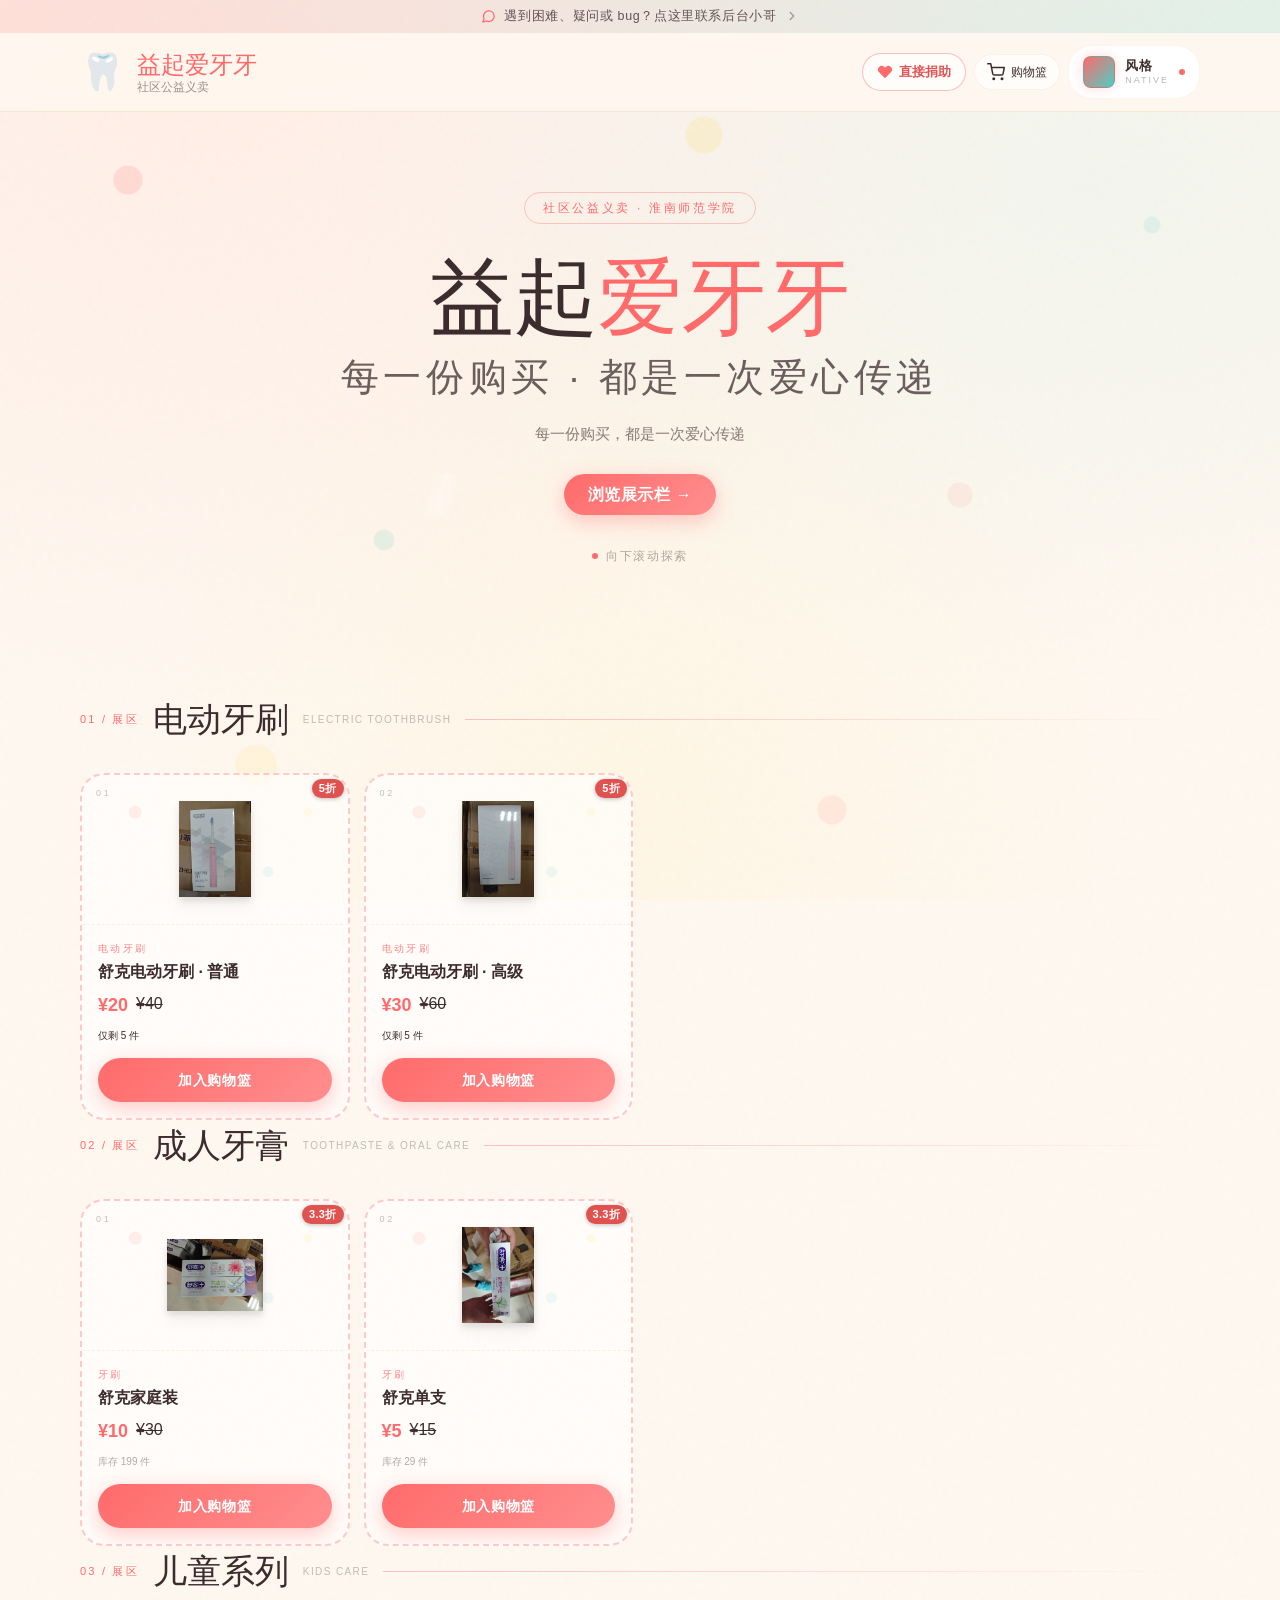
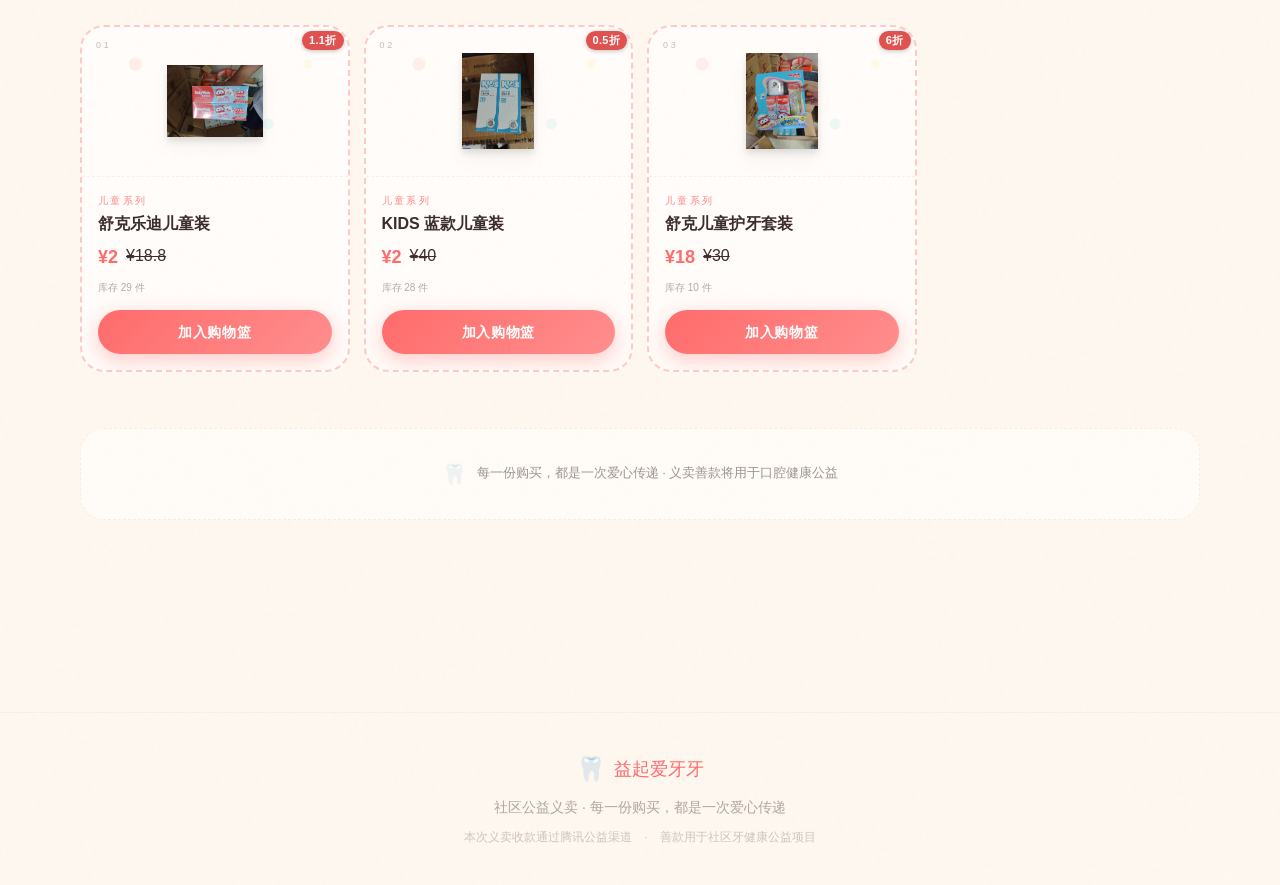
<file: index.html>
<!doctype html>
<html lang="zh-CN" data-theme="native">
  <head>
    <meta charset="UTF-8" />
    <link rel="icon" href="data:image/svg+xml,<svg xmlns='http://www.w3.org/2000/svg' viewBox='0 0 64 64'><text y='54' font-size='54'>🦷</text></svg>" />
    <link rel="manifest" href="/manifest.json" />
    <link rel="apple-touch-icon" href="/icons/icon-192.png" />
    <meta name="apple-mobile-web-app-capable" content="yes" />
    <meta name="apple-mobile-web-app-status-bar-style" content="default" />
    <meta name="apple-mobile-web-app-title" content="益起爱牙牙" />
    <meta name="viewport" content="width=device-width, initial-scale=1.0, viewport-fit=cover" />

    <!-- SEO -->
    <title>益起爱牙牙 · 社区义卖</title>
    <meta name="description" content="益起爱牙牙 · 社区公益义卖 — 每一份购买，都是一次爱心传递。电动牙刷、牙膏、口腔护理好物义卖，善款将用于口腔健康公益。" />
    <meta name="keywords" content="益起爱牙牙,社区义卖,公益义卖,口腔护理,义卖,爱心" />
    <meta name="theme-color" content="#FFF8F0" />

    <!-- 分享卡片（微信 / QQ / 浏览器） -->
    <meta property="og:type" content="website" />
    <meta property="og:site_name" content="益起爱牙牙" />
    <meta property="og:title" content="益起爱牙牙 · 社区义卖 🦷" />
    <meta property="og:description" content="每一份购买，都是一次爱心传递。义卖善款将用于口腔健康公益，来看看有什么好物吧！" />
    <meta property="og:image" content="https://yqay.online/images/share-card-1200.png" />
    <meta property="og:image:width" content="1200" />
    <meta property="og:image:height" content="630" />
    <meta property="og:image:alt" content="益起爱牙牙 · 社区公益义卖（扫码逛义卖 / 直接捐助）" />
    <meta property="og:url" content="https://yqay.online/" />
    <meta property="og:locale" content="zh_CN" />
    <meta name="twitter:card" content="summary_large_image" />
    <meta name="twitter:title" content="益起爱牙牙 · 社区义卖 🦷" />
    <meta name="twitter:description" content="每一份购买，都是一次爱心传递。义卖善款将用于口腔健康公益。" />
    <meta name="twitter:image" content="https://yqay.online/images/share-card-1200.png" />
    <script type="module" crossorigin src="/assets/index-DlSEfMqK.js"></script>
    <link rel="stylesheet" crossorigin href="/assets/index-BwHPUZbC.css">
  </head>
  <body>
    <div id="root"></div>
  </body>
</html>
</file>
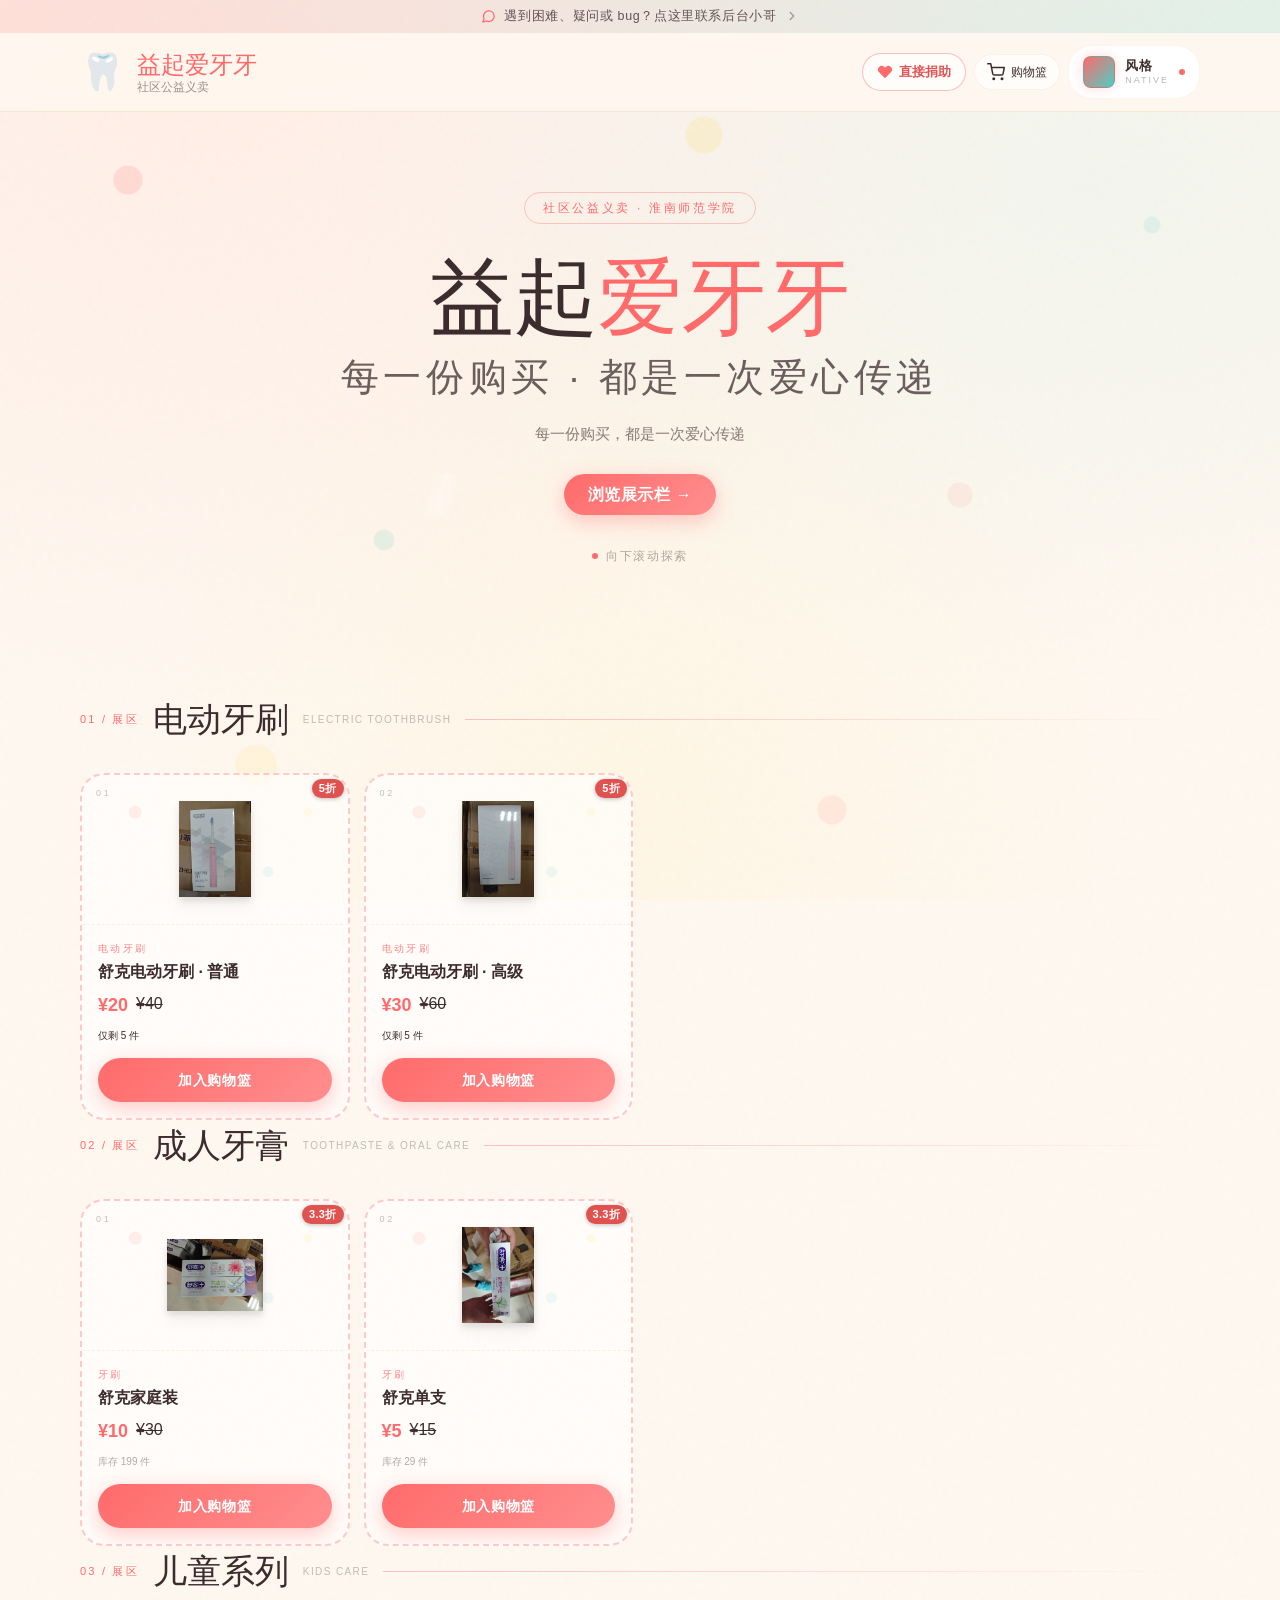
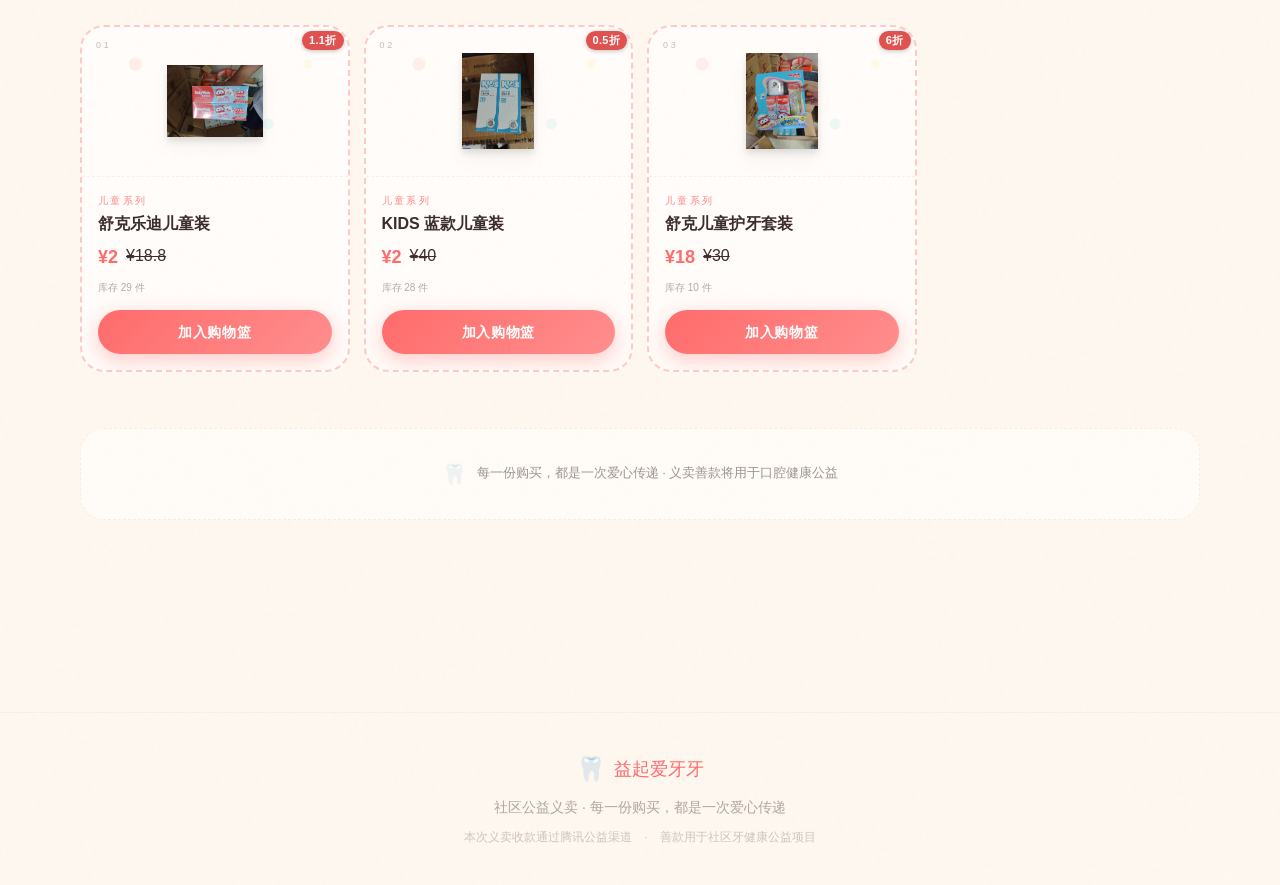
<file: v1-admin/index.html>
<!doctype html>
<html lang="zh-CN" data-theme="native">
  <head>
    <meta charset="UTF-8" />
    <link rel="icon" href="data:image/svg+xml,<svg xmlns='http://www.w3.org/2000/svg' viewBox='0 0 64 64'><text y='54' font-size='54'>🦷</text></svg>" />
    
    
    <meta name="apple-mobile-web-app-capable" content="yes" />
    <meta name="apple-mobile-web-app-status-bar-style" content="default" />
    <meta name="apple-mobile-web-app-title" content="益起爱牙牙" />
    <meta name="viewport" content="width=device-width, initial-scale=1.0, viewport-fit=cover" />

    <!-- SEO -->
    <title>益起爱牙牙 · 社区义卖</title>
    <meta name="description" content="益起爱牙牙 · 社区公益义卖 — 每一份购买，都是一次爱心传递。电动牙刷、牙膏、口腔护理好物义卖，善款将用于口腔健康公益。" />
    <meta name="keywords" content="益起爱牙牙,社区义卖,公益义卖,口腔护理,义卖,爱心" />
    <meta name="theme-color" content="#FFF8F0" />

    <!-- 分享卡片（微信 / QQ / 浏览器） -->
    <meta property="og:type" content="website" />
    <meta property="og:site_name" content="益起爱牙牙" />
    <meta property="og:title" content="益起爱牙牙 · 社区义卖 🦷" />
    <meta property="og:description" content="每一份购买，都是一次爱心传递。义卖善款将用于口腔健康公益，来看看有什么好物吧！" />
    <meta property="og:image" content="https://yqay.online/images/image1.jpg" />
    <meta property="og:url" content="https://yqay.online/" />
    <meta property="og:locale" content="zh_CN" />
    <meta name="twitter:card" content="summary_large_image" />
    <meta name="twitter:title" content="益起爱牙牙 · 社区义卖 🦷" />
    <meta name="twitter:description" content="每一份购买，都是一次爱心传递。义卖善款将用于口腔健康公益。" />
    <meta name="twitter:image" content="https://yqay.online/images/image1.jpg" />
    <script type="module" crossorigin src="assets/index-ib9tp-H9.js"></script>
    <link rel="stylesheet" crossorigin href="assets/index-BwHPUZbC.css">
  <script>(function(){function go(){var h=location.hash;if(h&&h!=="#/admin"&&h!=="#/admin/"){location.replace("/"+h.slice(1));}}window.addEventListener("hashchange",go);var h0=location.hash;if(h0!=="#/admin"&&h0!=="#/admin/"){location.replace("/"+(h0?h0.slice(1):""));}})();</script></head>
  <body>
    <div id="root"></div>
  </body>
</html>
</file>
<file: assets/index-BwHPUZbC.css>
*,:before,:after{--tw-border-spacing-x: 0;--tw-border-spacing-y: 0;--tw-translate-x: 0;--tw-translate-y: 0;--tw-rotate: 0;--tw-skew-x: 0;--tw-skew-y: 0;--tw-scale-x: 1;--tw-scale-y: 1;--tw-pan-x: ;--tw-pan-y: ;--tw-pinch-zoom: ;--tw-scroll-snap-strictness: proximity;--tw-gradient-from-position: ;--tw-gradient-via-position: ;--tw-gradient-to-position: ;--tw-ordinal: ;--tw-slashed-zero: ;--tw-numeric-figure: ;--tw-numeric-spacing: ;--tw-numeric-fraction: ;--tw-ring-inset: ;--tw-ring-offset-width: 0px;--tw-ring-offset-color: #fff;--tw-ring-color: rgb(59 130 246 / .5);--tw-ring-offset-shadow: 0 0 #0000;--tw-ring-shadow: 0 0 #0000;--tw-shadow: 0 0 #0000;--tw-shadow-colored: 0 0 #0000;--tw-blur: ;--tw-brightness: ;--tw-contrast: ;--tw-grayscale: ;--tw-hue-rotate: ;--tw-invert: ;--tw-saturate: ;--tw-sepia: ;--tw-drop-shadow: ;--tw-backdrop-blur: ;--tw-backdrop-brightness: ;--tw-backdrop-contrast: ;--tw-backdrop-grayscale: ;--tw-backdrop-hue-rotate: ;--tw-backdrop-invert: ;--tw-backdrop-opacity: ;--tw-backdrop-saturate: ;--tw-backdrop-sepia: ;--tw-contain-size: ;--tw-contain-layout: ;--tw-contain-paint: ;--tw-contain-style: }::backdrop{--tw-border-spacing-x: 0;--tw-border-spacing-y: 0;--tw-translate-x: 0;--tw-translate-y: 0;--tw-rotate: 0;--tw-skew-x: 0;--tw-skew-y: 0;--tw-scale-x: 1;--tw-scale-y: 1;--tw-pan-x: ;--tw-pan-y: ;--tw-pinch-zoom: ;--tw-scroll-snap-strictness: proximity;--tw-gradient-from-position: ;--tw-gradient-via-position: ;--tw-gradient-to-position: ;--tw-ordinal: ;--tw-slashed-zero: ;--tw-numeric-figure: ;--tw-numeric-spacing: ;--tw-numeric-fraction: ;--tw-ring-inset: ;--tw-ring-offset-width: 0px;--tw-ring-offset-color: #fff;--tw-ring-color: rgb(59 130 246 / .5);--tw-ring-offset-shadow: 0 0 #0000;--tw-ring-shadow: 0 0 #0000;--tw-shadow: 0 0 #0000;--tw-shadow-colored: 0 0 #0000;--tw-blur: ;--tw-brightness: ;--tw-contrast: ;--tw-grayscale: ;--tw-hue-rotate: ;--tw-invert: ;--tw-saturate: ;--tw-sepia: ;--tw-drop-shadow: ;--tw-backdrop-blur: ;--tw-backdrop-brightness: ;--tw-backdrop-contrast: ;--tw-backdrop-grayscale: ;--tw-backdrop-hue-rotate: ;--tw-backdrop-invert: ;--tw-backdrop-opacity: ;--tw-backdrop-saturate: ;--tw-backdrop-sepia: ;--tw-contain-size: ;--tw-contain-layout: ;--tw-contain-paint: ;--tw-contain-style: }*,:before,:after{box-sizing:border-box;border-width:0;border-style:solid;border-color:#e5e7eb}:before,:after{--tw-content: ""}html,:host{line-height:1.5;-webkit-text-size-adjust:100%;-moz-tab-size:4;-o-tab-size:4;tab-size:4;font-family:ui-sans-serif,system-ui,sans-serif,"Apple Color Emoji","Segoe UI Emoji",Segoe UI Symbol,"Noto Color Emoji";font-feature-settings:normal;font-variation-settings:normal;-webkit-tap-highlight-color:transparent}body{margin:0;line-height:inherit}hr{height:0;color:inherit;border-top-width:1px}abbr:where([title]){-webkit-text-decoration:underline dotted;text-decoration:underline dotted}h1,h2,h3,h4,h5,h6{font-size:inherit;font-weight:inherit}a{color:inherit;text-decoration:inherit}b,strong{font-weight:bolder}code,kbd,samp,pre{font-family:ui-monospace,SFMono-Regular,Menlo,Monaco,Consolas,Liberation Mono,Courier New,monospace;font-feature-settings:normal;font-variation-settings:normal;font-size:1em}small{font-size:80%}sub,sup{font-size:75%;line-height:0;position:relative;vertical-align:baseline}sub{bottom:-.25em}sup{top:-.5em}table{text-indent:0;border-color:inherit;border-collapse:collapse}button,input,optgroup,select,textarea{font-family:inherit;font-feature-settings:inherit;font-variation-settings:inherit;font-size:100%;font-weight:inherit;line-height:inherit;letter-spacing:inherit;color:inherit;margin:0;padding:0}button,select{text-transform:none}button,input:where([type=button]),input:where([type=reset]),input:where([type=submit]){-webkit-appearance:button;background-color:transparent;background-image:none}:-moz-focusring{outline:auto}:-moz-ui-invalid{box-shadow:none}progress{vertical-align:baseline}::-webkit-inner-spin-button,::-webkit-outer-spin-button{height:auto}[type=search]{-webkit-appearance:textfield;outline-offset:-2px}::-webkit-search-decoration{-webkit-appearance:none}::-webkit-file-upload-button{-webkit-appearance:button;font:inherit}summary{display:list-item}blockquote,dl,dd,h1,h2,h3,h4,h5,h6,hr,figure,p,pre{margin:0}fieldset{margin:0;padding:0}legend{padding:0}ol,ul,menu{list-style:none;margin:0;padding:0}dialog{padding:0}textarea{resize:vertical}input::-moz-placeholder,textarea::-moz-placeholder{opacity:1;color:#9ca3af}input::placeholder,textarea::placeholder{opacity:1;color:#9ca3af}button,[role=button]{cursor:pointer}:disabled{cursor:default}img,svg,video,canvas,audio,iframe,embed,object{display:block;vertical-align:middle}img,video{max-width:100%;height:auto}[hidden]:where(:not([hidden=until-found])){display:none}html{scroll-behavior:smooth;-webkit-tap-highlight-color:transparent}body{-webkit-font-smoothing:antialiased;-moz-osx-font-smoothing:grayscale;background-color:rgb(var(--bg));background-image:var(--body-bg-image);background-attachment:fixed;color:rgb(var(--ink));font-family:var(--font-body),sans-serif;transition:background-color .5s ease,color .5s ease;overflow-x:hidden}.btn-accent,.btn-coral{padding:.75rem 1.5rem;font-family:var(--font-display),cursive,sans-serif;font-weight:700;--tw-text-opacity: 1;color:rgb(var(--on-accent) / var(--tw-text-opacity, 1));transition-property:all;transition-timing-function:cubic-bezier(.4,0,.2,1);transition-duration:.2s}.btn-accent:active,.btn-coral:active{--tw-scale-x: .95;--tw-scale-y: .95;transform:translate(var(--tw-translate-x),var(--tw-translate-y)) rotate(var(--tw-rotate)) skew(var(--tw-skew-x)) skewY(var(--tw-skew-y)) scaleX(var(--tw-scale-x)) scaleY(var(--tw-scale-y))}.btn-accent:disabled,.btn-coral:disabled{cursor:not-allowed;opacity:.5}.btn-accent:active:disabled,.btn-coral:active:disabled{--tw-scale-x: 1;--tw-scale-y: 1;transform:translate(var(--tw-translate-x),var(--tw-translate-y)) rotate(var(--tw-rotate)) skew(var(--tw-skew-x)) skewY(var(--tw-skew-y)) scaleX(var(--tw-scale-x)) scaleY(var(--tw-scale-y))}.btn-accent,.btn-coral{border-radius:var(--btn-radius);background-image:var(--btn-grad);box-shadow:var(--btn-glow);letter-spacing:.04em;position:relative;overflow:hidden}.btn-accent:after,.btn-coral:after{content:"";position:absolute;top:0;right:0;bottom:0;left:0;background:linear-gradient(105deg,transparent 40%,rgba(255,255,255,.3) 50%,transparent 60%);transform:translate(-130%);transition:transform .7s cubic-bezier(.16,1,.3,1);pointer-events:none}.btn-accent:hover:after,.btn-coral:hover:after{transform:translate(130%)}.btn-accent:hover,.btn-coral:hover{transform:translateY(-2px) scale(1.03);filter:brightness(1.1) saturate(1.15);box-shadow:var(--btn-glow),var(--shadow-soft-lg)}.btn-outline{padding:.75rem 1.5rem;font-family:var(--font-display),cursive,sans-serif;font-weight:700;transition-property:all;transition-timing-function:cubic-bezier(.4,0,.2,1);transition-duration:.2s}.btn-outline:active{--tw-scale-x: .95;--tw-scale-y: .95;transform:translate(var(--tw-translate-x),var(--tw-translate-y)) rotate(var(--tw-rotate)) skew(var(--tw-skew-x)) skewY(var(--tw-skew-y)) scaleX(var(--tw-scale-x)) scaleY(var(--tw-scale-y))}.btn-outline{border-radius:var(--btn-radius);border:2px solid rgb(var(--accent));color:rgb(var(--accent))}.btn-outline:hover{background:rgb(var(--accent));color:rgb(var(--on-accent));box-shadow:var(--btn-glow);transform:translateY(-2px)}.card{background:rgb(var(--surface));border-radius:var(--card-radius);border:var(--card-border-w) solid var(--card-border-c);box-shadow:var(--shadow-soft);transition:transform .35s cubic-bezier(.16,1,.3,1),box-shadow .35s,border-color .35s;position:relative}.card:hover{box-shadow:var(--shadow-soft-lg);transform:translateY(-5px)}.input-field{width:100%;padding:.75rem 1rem;--tw-text-opacity: 1;color:rgb(var(--ink) / var(--tw-text-opacity, 1));outline:2px solid transparent;outline-offset:2px;transition-property:all;transition-timing-function:cubic-bezier(.4,0,.2,1);transition-duration:.2s}.input-field::-moz-placeholder{color:rgb(var(--ink) / .4)}.input-field::placeholder{color:rgb(var(--ink) / .4)}.input-field{border-radius:var(--card-radius);border:2px solid rgb(var(--line));background:rgb(var(--surface-2));font-family:var(--font-body),sans-serif}.input-field:focus{border-color:rgb(var(--accent));box-shadow:0 0 0 4px rgb(var(--accent) / .14)}.fixed{position:fixed}.absolute{position:absolute}.relative{position:relative}.sticky{position:sticky}.inset-0{top:0;right:0;bottom:0;left:0}.inset-x-0{left:0;right:0}.-right-1\.5{right:-.375rem}.-top-1\.5{top:-.375rem}.bottom-0{bottom:0}.bottom-6{bottom:1.5rem}.left-1\/2{left:50%}.right-0{right:0}.top-0{top:0}.top-full{top:100%}.z-10{z-index:10}.z-40{z-index:40}.z-\[60\]{z-index:60}.mx-auto{margin-left:auto;margin-right:auto}.-mt-0\.5{margin-top:-.125rem}.mb-1{margin-bottom:.25rem}.mb-1\.5{margin-bottom:.375rem}.mb-2{margin-bottom:.5rem}.mb-3{margin-bottom:.75rem}.mb-5{margin-bottom:1.25rem}.ml-1{margin-left:.25rem}.ml-1\.5{margin-left:.375rem}.mt-0\.5{margin-top:.125rem}.mt-1{margin-top:.25rem}.mt-2{margin-top:.5rem}.mt-24{margin-top:6rem}.mt-3{margin-top:.75rem}.mt-6{margin-top:1.5rem}.block{display:block}.flex{display:flex}.table{display:table}.grid{display:grid}.hidden{display:none}.h-1{height:.25rem}.h-1\.5{height:.375rem}.h-10{height:2.5rem}.h-11{height:2.75rem}.h-16{height:4rem}.h-24{height:6rem}.h-44{height:11rem}.h-7{height:1.75rem}.h-8{height:2rem}.h-\[18px\]{height:18px}.max-h-\[70vh\]{max-height:70vh}.max-h-\[92vh\]{max-height:92vh}.min-h-screen{min-height:100vh}.w-1\.5{width:.375rem}.w-10{width:2.5rem}.w-11{width:2.75rem}.w-16{width:4rem}.w-24{width:6rem}.w-44{width:11rem}.w-64{width:16rem}.w-7{width:1.75rem}.w-8{width:2rem}.w-full{width:100%}.min-w-0{min-width:0px}.min-w-\[18px\]{min-width:18px}.max-w-6xl{max-width:72rem}.max-w-md{max-width:28rem}.max-w-sm{max-width:24rem}.flex-1{flex:1 1 0%}.flex-shrink-0{flex-shrink:0}.-translate-x-1\/2{--tw-translate-x: -50%;transform:translate(var(--tw-translate-x),var(--tw-translate-y)) rotate(var(--tw-rotate)) skew(var(--tw-skew-x)) skewY(var(--tw-skew-y)) scaleX(var(--tw-scale-x)) scaleY(var(--tw-scale-y))}.rotate-45{--tw-rotate: 45deg;transform:translate(var(--tw-translate-x),var(--tw-translate-y)) rotate(var(--tw-rotate)) skew(var(--tw-skew-x)) skewY(var(--tw-skew-y)) scaleX(var(--tw-scale-x)) scaleY(var(--tw-scale-y))}.scale-0{--tw-scale-x: 0;--tw-scale-y: 0;transform:translate(var(--tw-translate-x),var(--tw-translate-y)) rotate(var(--tw-rotate)) skew(var(--tw-skew-x)) skewY(var(--tw-skew-y)) scaleX(var(--tw-scale-x)) scaleY(var(--tw-scale-y))}.scale-125{--tw-scale-x: 1.25;--tw-scale-y: 1.25;transform:translate(var(--tw-translate-x),var(--tw-translate-y)) rotate(var(--tw-rotate)) skew(var(--tw-skew-x)) skewY(var(--tw-skew-y)) scaleX(var(--tw-scale-x)) scaleY(var(--tw-scale-y))}.select-all{-webkit-user-select:all;-moz-user-select:all;user-select:all}.resize-none{resize:none}.grid-cols-1{grid-template-columns:repeat(1,minmax(0,1fr))}.grid-cols-2{grid-template-columns:repeat(2,minmax(0,1fr))}.flex-col{flex-direction:column}.items-start{align-items:flex-start}.items-end{align-items:flex-end}.items-center{align-items:center}.justify-end{justify-content:flex-end}.justify-center{justify-content:center}.justify-between{justify-content:space-between}.gap-1{gap:.25rem}.gap-1\.5{gap:.375rem}.gap-2{gap:.5rem}.gap-2\.5{gap:.625rem}.gap-3{gap:.75rem}.gap-4{gap:1rem}.space-y-1>:not([hidden])~:not([hidden]){--tw-space-y-reverse: 0;margin-top:calc(.25rem * calc(1 - var(--tw-space-y-reverse)));margin-bottom:calc(.25rem * var(--tw-space-y-reverse))}.space-y-12>:not([hidden])~:not([hidden]){--tw-space-y-reverse: 0;margin-top:calc(3rem * calc(1 - var(--tw-space-y-reverse)));margin-bottom:calc(3rem * var(--tw-space-y-reverse))}.space-y-2>:not([hidden])~:not([hidden]){--tw-space-y-reverse: 0;margin-top:calc(.5rem * calc(1 - var(--tw-space-y-reverse)));margin-bottom:calc(.5rem * var(--tw-space-y-reverse))}.space-y-3>:not([hidden])~:not([hidden]){--tw-space-y-reverse: 0;margin-top:calc(.75rem * calc(1 - var(--tw-space-y-reverse)));margin-bottom:calc(.75rem * var(--tw-space-y-reverse))}.space-y-4>:not([hidden])~:not([hidden]){--tw-space-y-reverse: 0;margin-top:calc(1rem * calc(1 - var(--tw-space-y-reverse)));margin-bottom:calc(1rem * var(--tw-space-y-reverse))}.overflow-hidden{overflow:hidden}.overflow-y-auto{overflow-y:auto}.truncate{overflow:hidden;text-overflow:ellipsis;white-space:nowrap}.rounded-2xl{border-radius:1.5rem}.rounded-3xl{border-radius:2rem}.rounded-full{border-radius:9999px}.rounded-lg{border-radius:.5rem}.rounded-xl{border-radius:1rem}.rounded-t-3xl{border-top-left-radius:2rem;border-top-right-radius:2rem}.rounded-t-xl{border-top-left-radius:1rem;border-top-right-radius:1rem}.border{border-width:1px}.border-2{border-width:2px}.border-b{border-bottom-width:1px}.border-t{border-top-width:1px}.border-cream-dark\/20{border-color:rgb(var(--line) / .2)}.border-cream-dark\/40{border-color:rgb(var(--line) / .4)}.border-cream-dark\/50{border-color:rgb(var(--line) / .5)}.border-honey\/30{border-color:rgb(var(--accent-3) / .3)}.border-ink\/10{border-color:rgb(var(--ink) / .1)}.border-line\/40{border-color:rgb(var(--line) / .4)}.border-line\/50{border-color:rgb(var(--line) / .5)}.border-line\/60{border-color:rgb(var(--line) / .6)}.bg-black\/20{background-color:#0003}.bg-black\/30{background-color:#0000004d}.bg-black\/40{background-color:#0006}.bg-choco{--tw-bg-opacity: 1;background-color:rgb(var(--ink) / var(--tw-bg-opacity, 1))}.bg-choco\/15{background-color:rgb(var(--ink) / .15)}.bg-choco\/20{background-color:rgb(var(--ink) / .2)}.bg-choco\/70{background-color:rgb(var(--ink) / .7)}.bg-coral{--tw-bg-opacity: 1;background-color:rgb(var(--accent) / var(--tw-bg-opacity, 1))}.bg-cream{--tw-bg-opacity: 1;background-color:rgb(var(--bg) / var(--tw-bg-opacity, 1))}.bg-cream-dark{--tw-bg-opacity: 1;background-color:rgb(var(--line) / var(--tw-bg-opacity, 1))}.bg-cream-dark\/30{background-color:rgb(var(--line) / .3)}.bg-cream\/50{background-color:rgb(var(--bg) / .5)}.bg-honey\/15{background-color:rgb(var(--accent-3) / .15)}.bg-red-500{--tw-bg-opacity: 1;background-color:rgb(239 68 68 / var(--tw-bg-opacity, 1))}.bg-surface{--tw-bg-opacity: 1;background-color:rgb(var(--surface) / var(--tw-bg-opacity, 1))}.bg-white{--tw-bg-opacity: 1;background-color:rgb(255 255 255 / var(--tw-bg-opacity, 1))}.bg-white\/70{background-color:#ffffffb3}.bg-gradient-to-br{background-image:linear-gradient(to bottom right,var(--tw-gradient-stops))}.from-mint\/15{--tw-gradient-from: rgb(var(--accent-2) / .15) var(--tw-gradient-from-position);--tw-gradient-to: rgb(var(--accent-2) / 0) var(--tw-gradient-to-position);--tw-gradient-stops: var(--tw-gradient-from), var(--tw-gradient-to)}.to-coral\/10{--tw-gradient-to: rgb(var(--accent) / .1) var(--tw-gradient-to-position)}.object-contain{-o-object-fit:contain;object-fit:contain}.p-2{padding:.5rem}.p-2\.5{padding:.625rem}.p-4{padding:1rem}.p-6{padding:1.5rem}.px-1{padding-left:.25rem;padding-right:.25rem}.px-3{padding-left:.75rem;padding-right:.75rem}.px-3\.5{padding-left:.875rem;padding-right:.875rem}.px-4{padding-left:1rem;padding-right:1rem}.px-5{padding-left:1.25rem;padding-right:1.25rem}.px-6{padding-left:1.5rem;padding-right:1.5rem}.py-10{padding-top:2.5rem;padding-bottom:2.5rem}.py-2{padding-top:.5rem;padding-bottom:.5rem}.py-2\.5{padding-top:.625rem;padding-bottom:.625rem}.py-3{padding-top:.75rem;padding-bottom:.75rem}.py-4{padding-top:1rem;padding-bottom:1rem}.py-5{padding-top:1.25rem;padding-bottom:1.25rem}.py-7{padding-top:1.75rem;padding-bottom:1.75rem}.pb-1{padding-bottom:.25rem}.pb-24{padding-bottom:6rem}.pb-3{padding-bottom:.75rem}.pt-2{padding-top:.5rem}.pt-3{padding-top:.75rem}.pt-4{padding-top:1rem}.pt-5{padding-top:1.25rem}.text-left{text-align:left}.text-center{text-align:center}.font-body{font-family:var(--font-body),sans-serif}.font-display{font-family:var(--font-display),cursive,sans-serif}.font-mono{font-family:ui-monospace,SFMono-Regular,Menlo,Monaco,Consolas,Liberation Mono,Courier New,monospace}.text-2xl{font-size:1.5rem;line-height:2rem}.text-3xl{font-size:1.875rem;line-height:2.25rem}.text-4xl{font-size:2.25rem;line-height:2.5rem}.text-\[10px\]{font-size:10px}.text-\[13px\]{font-size:13px}.text-\[9px\]{font-size:9px}.text-base{font-size:1rem;line-height:1.5rem}.text-lg{font-size:1.125rem;line-height:1.75rem}.text-sm{font-size:.875rem;line-height:1.25rem}.text-xl{font-size:1.25rem;line-height:1.75rem}.text-xs{font-size:.75rem;line-height:1rem}.font-bold{font-weight:700}.font-medium{font-weight:500}.font-normal{font-weight:400}.font-semibold{font-weight:600}.leading-none{line-height:1}.leading-relaxed{line-height:1.625}.leading-tight{line-height:1.25}.tracking-\[0\.22em\]{letter-spacing:.22em}.tracking-\[0\.3em\]{letter-spacing:.3em}.tracking-wide{letter-spacing:.025em}.tracking-widest{letter-spacing:.1em}.text-choco{--tw-text-opacity: 1;color:rgb(var(--ink) / var(--tw-text-opacity, 1))}.text-choco\/20{color:rgb(var(--ink) / .2)}.text-choco\/25{color:rgb(var(--ink) / .25)}.text-choco\/30{color:rgb(var(--ink) / .3)}.text-choco\/40{color:rgb(var(--ink) / .4)}.text-choco\/50{color:rgb(var(--ink) / .5)}.text-choco\/60{color:rgb(var(--ink) / .6)}.text-choco\/70{color:rgb(var(--ink) / .7)}.text-choco\/80{color:rgb(var(--ink) / .8)}.text-coral{--tw-text-opacity: 1;color:rgb(var(--accent) / var(--tw-text-opacity, 1))}.text-coral\/60{color:rgb(var(--accent) / .6)}.text-ink{--tw-text-opacity: 1;color:rgb(var(--ink) / var(--tw-text-opacity, 1))}.text-ink\/35{color:rgb(var(--ink) / .35)}.text-white{--tw-text-opacity: 1;color:rgb(255 255 255 / var(--tw-text-opacity, 1))}.opacity-50{opacity:.5}.opacity-60{opacity:.6}.shadow-2xl{--tw-shadow: 0 25px 50px -12px rgb(0 0 0 / .25);--tw-shadow-colored: 0 25px 50px -12px var(--tw-shadow-color);box-shadow:var(--tw-ring-offset-shadow, 0 0 #0000),var(--tw-ring-shadow, 0 0 #0000),var(--tw-shadow)}.shadow-lg{--tw-shadow: 0 10px 15px -3px rgb(0 0 0 / .1), 0 4px 6px -4px rgb(0 0 0 / .1);--tw-shadow-colored: 0 10px 15px -3px var(--tw-shadow-color), 0 4px 6px -4px var(--tw-shadow-color);box-shadow:var(--tw-ring-offset-shadow, 0 0 #0000),var(--tw-ring-shadow, 0 0 #0000),var(--tw-shadow)}.shadow-soft-lg{--tw-shadow: var(--shadow-soft-lg);--tw-shadow-colored: var(--shadow-soft-lg);box-shadow:var(--tw-ring-offset-shadow, 0 0 #0000),var(--tw-ring-shadow, 0 0 #0000),var(--tw-shadow)}.drop-shadow-lg{--tw-drop-shadow: drop-shadow(0 10px 8px rgb(0 0 0 / .04)) drop-shadow(0 4px 3px rgb(0 0 0 / .1));filter:var(--tw-blur) var(--tw-brightness) var(--tw-contrast) var(--tw-grayscale) var(--tw-hue-rotate) var(--tw-invert) var(--tw-saturate) var(--tw-sepia) var(--tw-drop-shadow)}.filter{filter:var(--tw-blur) var(--tw-brightness) var(--tw-contrast) var(--tw-grayscale) var(--tw-hue-rotate) var(--tw-invert) var(--tw-saturate) var(--tw-sepia) var(--tw-drop-shadow)}.backdrop-blur{--tw-backdrop-blur: blur(8px);-webkit-backdrop-filter:var(--tw-backdrop-blur) var(--tw-backdrop-brightness) var(--tw-backdrop-contrast) var(--tw-backdrop-grayscale) var(--tw-backdrop-hue-rotate) var(--tw-backdrop-invert) var(--tw-backdrop-opacity) var(--tw-backdrop-saturate) var(--tw-backdrop-sepia);backdrop-filter:var(--tw-backdrop-blur) var(--tw-backdrop-brightness) var(--tw-backdrop-contrast) var(--tw-backdrop-grayscale) var(--tw-backdrop-hue-rotate) var(--tw-backdrop-invert) var(--tw-backdrop-opacity) var(--tw-backdrop-saturate) var(--tw-backdrop-sepia)}.backdrop-blur-\[1px\]{--tw-backdrop-blur: blur(1px);-webkit-backdrop-filter:var(--tw-backdrop-blur) var(--tw-backdrop-brightness) var(--tw-backdrop-contrast) var(--tw-backdrop-grayscale) var(--tw-backdrop-hue-rotate) var(--tw-backdrop-invert) var(--tw-backdrop-opacity) var(--tw-backdrop-saturate) var(--tw-backdrop-sepia);backdrop-filter:var(--tw-backdrop-blur) var(--tw-backdrop-brightness) var(--tw-backdrop-contrast) var(--tw-backdrop-grayscale) var(--tw-backdrop-hue-rotate) var(--tw-backdrop-invert) var(--tw-backdrop-opacity) var(--tw-backdrop-saturate) var(--tw-backdrop-sepia)}.backdrop-blur-sm{--tw-backdrop-blur: blur(4px);-webkit-backdrop-filter:var(--tw-backdrop-blur) var(--tw-backdrop-brightness) var(--tw-backdrop-contrast) var(--tw-backdrop-grayscale) var(--tw-backdrop-hue-rotate) var(--tw-backdrop-invert) var(--tw-backdrop-opacity) var(--tw-backdrop-saturate) var(--tw-backdrop-sepia);backdrop-filter:var(--tw-backdrop-blur) var(--tw-backdrop-brightness) var(--tw-backdrop-contrast) var(--tw-backdrop-grayscale) var(--tw-backdrop-hue-rotate) var(--tw-backdrop-invert) var(--tw-backdrop-opacity) var(--tw-backdrop-saturate) var(--tw-backdrop-sepia)}.backdrop-filter{-webkit-backdrop-filter:var(--tw-backdrop-blur) var(--tw-backdrop-brightness) var(--tw-backdrop-contrast) var(--tw-backdrop-grayscale) var(--tw-backdrop-hue-rotate) var(--tw-backdrop-invert) var(--tw-backdrop-opacity) var(--tw-backdrop-saturate) var(--tw-backdrop-sepia);backdrop-filter:var(--tw-backdrop-blur) var(--tw-backdrop-brightness) var(--tw-backdrop-contrast) var(--tw-backdrop-grayscale) var(--tw-backdrop-hue-rotate) var(--tw-backdrop-invert) var(--tw-backdrop-opacity) var(--tw-backdrop-saturate) var(--tw-backdrop-sepia)}.transition-all{transition-property:all;transition-timing-function:cubic-bezier(.4,0,.2,1);transition-duration:.15s}.transition-colors{transition-property:color,background-color,border-color,text-decoration-color,fill,stroke;transition-timing-function:cubic-bezier(.4,0,.2,1);transition-duration:.15s}.transition-transform{transition-property:transform;transition-timing-function:cubic-bezier(.4,0,.2,1);transition-duration:.15s}.duration-200{transition-duration:.2s}.duration-300{transition-duration:.3s}:root,[data-theme=native]{--accent: 255 107 107;--accent-light: 255 142 142;--accent-dark: 224 85 85;--accent-2: 78 205 196;--accent-2-light: 126 221 214;--accent-3: 255 217 61;--accent-3-light: 255 232 138;--bg: 255 248 240;--line: 245 230 211;--ink: 61 44 46;--surface: 255 255 255;--surface-2: 255 249 244;--on-accent: 255 255 255;--font-display: "ZCOOL KuaiLe";--font-body: "Noto Sans SC";--card-radius: 1.5rem;--card-border-w: 0px;--card-border-c: transparent;--btn-radius: 999px;--btn-grad: linear-gradient(135deg, #FF6B6B, #FF8E8E);--btn-glow: 0 6px 20px rgba(255, 107, 107, .35);--shadow-soft: 0 6px 24px rgba(61, 44, 46, .1);--shadow-soft-lg: 0 14px 48px rgba(61, 44, 46, .14);--shadow-accent: 0 6px 20px rgba(255, 107, 107, .3);--shadow-accent-2: 0 6px 20px rgba(78, 205, 196, .3);--body-bg-image: radial-gradient(ellipse at 15% 10%, rgba(255,107,107,.07) 0%, transparent 55%), radial-gradient(ellipse at 85% 20%, rgba(78,205,196,.07) 0%, transparent 50%), radial-gradient(ellipse at 50% 90%, rgba(255,217,61,.06) 0%, transparent 55%);--scroll-thumb: #E8D5C4;--scroll-thumb-hover: #D4BFA8}[data-theme=observatory]{--accent: 232 200 106;--accent-light: 245 224 150;--accent-dark: 201 162 75;--accent-2: 184 92 56;--accent-2-light: 214 128 88;--accent-3: 143 165 139;--accent-3-light: 176 194 172;--bg: 5 8 17;--line: 40 52 88;--ink: 230 224 208;--surface: 14 20 38;--surface-2: 11 16 31;--on-accent: 8 12 24;--font-display: "Schreibmaschine", "Noto Serif SC";--font-body: "Noto Sans SC";--font-mono: "Essays1743", "PT Mono";--card-radius: .5rem;--card-border-w: 1px;--card-border-c: rgba(232, 200, 106, .3);--btn-radius: .375rem;--btn-grad: linear-gradient(135deg, #9E7B35, #C9A24B 45%, #E8C86A 80%, #F5E096);--btn-glow: 0 6px 16px rgba(0,0,0,.5);--shadow-soft: 0 6px 28px rgba(0, 0, 0, .55);--shadow-soft-lg: 0 14px 56px rgba(0, 0, 0, .65);--shadow-accent: 0 0 24px rgba(232, 200, 106, .35);--shadow-accent-2: 0 0 24px rgba(184, 92, 56, .35);--body-bg-image: radial-gradient(ellipse at 50% -10%, rgba(40, 54, 100, .5) 0%, transparent 55%), radial-gradient(ellipse at 90% 100%, rgba(184, 92, 56, .07) 0%, transparent 50%);--scroll-thumb: #2A3A66;--scroll-thumb-hover: #3A4E86}[data-theme=red]{--accent: 200 35 43;--accent-light: 226 72 76;--accent-dark: 158 22 30;--accent-2: 216 164 74;--accent-2-light: 232 192 118;--accent-3: 43 35 33;--accent-3-light: 84 74 70;--bg: 248 243 238;--line: 226 212 200;--ink: 35 28 26;--surface: 255 255 255;--surface-2: 252 246 240;--on-accent: 255 255 255;--font-display: "RadioNewsman", "Noto Serif SC";--font-body: "Noto Sans SC";--font-mono: "Essays1743", "Archivo";--card-radius: .125rem;--card-border-w: 2px;--card-border-c: rgba(200, 35, 43, .65);--btn-radius: .125rem;--btn-grad: linear-gradient(135deg, #8E1219, #C8232B 60%, #E2484C);--btn-glow: 4px 4px 0 rgba(200, 35, 43, .4), 0 8px 24px rgba(200,35,43,.25);--shadow-soft: 0 4px 20px rgba(35, 28, 26, .12);--shadow-soft-lg: 0 10px 44px rgba(35, 28, 26, .18);--shadow-accent: 4px 4px 0 rgba(200, 35, 43, .45);--shadow-accent-2: 4px 4px 0 rgba(216, 164, 74, .45);--body-bg-image: none;--scroll-thumb: #D8C6B8;--scroll-thumb-hover: #C0AB9A}[data-theme=vaporwave]{--accent: 255 113 206;--accent-light: 255 143 220;--accent-dark: 214 72 166;--accent-2: 1 205 254;--accent-2-light: 74 220 255;--accent-3: 185 103 255;--accent-3-light: 208 148 255;--bg: 16 5 33;--line: 92 44 128;--ink: 238 224 255;--surface: 38 14 70;--surface-2: 31 10 58;--on-accent: 22 6 40;--font-display: "TypeO", "Orbitron";--font-body: "Noto Sans SC";--font-mono: "MysteryTypewriter", "VT323";--card-radius: 1rem;--card-border-w: 1px;--card-border-c: rgba(255, 113, 206, .45);--btn-radius: 999px;--btn-grad: linear-gradient(90deg, #FF71CE, #B967FF 55%, #01CDFE 120%);--btn-glow: 0 0 28px rgba(255,113,206,.65), 0 0 64px rgba(1,205,254,.4), 0 6px 18px rgba(0,0,0,.5);--shadow-soft: 0 6px 28px rgba(0, 0, 0, .55);--shadow-soft-lg: 0 14px 56px rgba(0, 0, 0, .65);--shadow-accent: 0 0 26px rgba(255, 113, 206, .5);--shadow-accent-2: 0 0 26px rgba(1, 205, 254, .5);--body-bg-image: radial-gradient(ellipse at 50% -10%, rgba(185, 103, 255, .14) 0%, transparent 50%);--scroll-thumb: #6F3A9C;--scroll-thumb-hover: #8A4FC0}[data-theme=bauhaus]{--accent: 226 35 26;--accent-light: 240 74 66;--accent-dark: 176 22 16;--accent-2: 0 67 160;--accent-2-light: 40 100 196;--accent-3: 255 209 0;--accent-3-light: 255 224 77;--bg: 241 238 231;--line: 22 22 22;--ink: 18 18 18;--surface: 255 255 255;--surface-2: 248 246 240;--on-accent: 255 255 255;--font-display: "HartingPlain", "Archivo Black";--font-body: "IBM Plex Mono", "Noto Sans SC";--font-mono: "HartingPlain", "IBM Plex Mono";--card-radius: 0px;--card-border-w: 2px;--card-border-c: #161616;--btn-radius: 0px;--btn-grad: linear-gradient(135deg, #B01610, #E2231A);--btn-glow: 5px 5px 0 #161616;--shadow-soft: 4px 4px 0 rgba(22, 22, 22, .9);--shadow-soft-lg: 7px 7px 0 rgba(22, 22, 22, .9);--shadow-accent: 5px 5px 0 rgba(226, 35, 26, .85);--shadow-accent-2: 5px 5px 0 rgba(0, 67, 160, .85);--body-bg-image: none;--scroll-thumb: #1E1E1E;--scroll-thumb-hover: #000}body:before{content:"";position:fixed;top:0;right:0;bottom:0;left:0;z-index:0;pointer-events:none}#root{position:relative;z-index:1}[data-theme=native] body:before{background:radial-gradient(circle at 10% 20%,rgba(255,107,107,.16) 0 14px,transparent 15px),radial-gradient(circle at 30% 60%,rgba(78,205,196,.14) 0 10px,transparent 11px),radial-gradient(circle at 55% 15%,rgba(255,217,61,.15) 0 18px,transparent 19px),radial-gradient(circle at 75% 55%,rgba(255,142,142,.12) 0 12px,transparent 13px),radial-gradient(circle at 90% 25%,rgba(78,205,196,.12) 0 8px,transparent 9px),radial-gradient(circle at 20% 85%,rgba(255,217,61,.1) 0 20px,transparent 21px),radial-gradient(circle at 65% 90%,rgba(255,107,107,.1) 0 14px,transparent 15px);animation:nativeBubbles 12s ease-in-out infinite alternate}@keyframes nativeBubbles{0%{opacity:.7;transform:translateY(0)}50%{opacity:1;transform:translateY(-24px)}to{opacity:.75;transform:translateY(10px)}}[data-theme=observatory] .theme-hero:before{content:"";position:absolute;top:-20%;right:-20%;bottom:-20%;left:-20%;pointer-events:none;background:radial-gradient(ellipse 55% 18% at 30% 42%,rgba(150,170,255,.16) 0%,rgba(150,170,255,.05) 45%,transparent 70%),radial-gradient(ellipse 45% 14% at 58% 55%,rgba(232,200,106,.14) 0%,rgba(232,200,106,.04) 50%,transparent 72%),radial-gradient(ellipse 40% 12% at 72% 38%,rgba(184,92,56,.1) 0%,transparent 70%),radial-gradient(ellipse 60% 16% at 46% 60%,rgba(120,140,255,.12) 0%,transparent 72%),radial-gradient(circle at 34% 44%,rgba(255,255,255,.5) 0 1px,transparent 1.6px),radial-gradient(circle at 50% 50%,rgba(232,200,106,.6) 0 1px,transparent 1.6px),radial-gradient(circle at 62% 46%,rgba(255,255,255,.4) 0 1px,transparent 1.6px),radial-gradient(circle at 44% 58%,rgba(255,255,255,.35) 0 1px,transparent 1.6px),radial-gradient(circle at 68% 56%,rgba(232,200,106,.45) 0 1px,transparent 1.6px);opacity:.8;animation:obsGalaxy 16s ease-in-out infinite alternate}@keyframes obsGalaxy{0%{transform:translate(-2%) translateY(-1%) rotate(-2deg);opacity:.65}to{transform:translate(2%) translateY(1%) rotate(2deg);opacity:.9}}[data-theme=observatory] .theme-hero:after{content:"";position:absolute;top:-30%;left:-10%;right:-10%;height:55%;pointer-events:none;background:linear-gradient(100deg,transparent 20%,rgba(120,220,190,.1) 35%,rgba(120,170,255,.14) 50%,rgba(200,120,255,.1) 65%,transparent 80%),linear-gradient(80deg,transparent 30%,rgba(90,200,255,.08) 48%,rgba(150,120,255,.1) 62%,transparent 78%);filter:blur(18px);animation:obsAurora 12s ease-in-out infinite alternate}@keyframes obsAurora{0%{transform:translate(-4%) skew(-4deg);opacity:.5}to{transform:translate(4%) skew(4deg);opacity:.9}}[data-theme=observatory] body:before{background:radial-gradient(circle at 12% 22%,rgba(232,200,106,.5) 0 1px,transparent 1.5px),radial-gradient(circle at 28% 8%,rgba(255,255,255,.7) 0 1px,transparent 1.5px),radial-gradient(circle at 42% 32%,rgba(232,200,106,.6) 0 1px,transparent 1.5px),radial-gradient(circle at 58% 12%,rgba(255,255,255,.5) 0 1px,transparent 1.5px),radial-gradient(circle at 71% 26%,rgba(232,200,106,.5) 0 1px,transparent 1.5px),radial-gradient(circle at 85% 8%,rgba(255,255,255,.6) 0 1px,transparent 1.5px),radial-gradient(circle at 8% 52%,rgba(255,255,255,.4) 0 1px,transparent 1.5px),radial-gradient(circle at 22% 68%,rgba(232,200,106,.4) 0 1px,transparent 1.5px),radial-gradient(circle at 48% 58%,rgba(255,255,255,.35) 0 1px,transparent 1.5px),radial-gradient(circle at 68% 74%,rgba(232,200,106,.35) 0 1px,transparent 1.5px),radial-gradient(circle at 92% 60%,rgba(255,255,255,.45) 0 1px,transparent 1.5px),radial-gradient(circle at 78% 88%,rgba(232,200,106,.4) 0 1px,transparent 1.5px),radial-gradient(circle at 36% 88%,rgba(255,255,255,.3) 0 1px,transparent 1.5px),radial-gradient(circle at 88% 92%,rgba(143,165,139,.4) 0 1px,transparent 1.5px);background-size:100% 100%,100% 100%,100% 100%,100% 100%,100% 100%,100% 100%,100% 100%,100% 100%,100% 100%,100% 100%,100% 100%,100% 100%,100% 100%,100% 100%;animation:obsTwinkle 3.6s ease-in-out infinite}@keyframes obsTwinkle{0%,to{opacity:.5}50%{opacity:1}}[data-theme=observatory] body:after{content:"";position:fixed;left:0;right:0;height:3px;top:0;z-index:54;pointer-events:none;background:linear-gradient(90deg,transparent,rgba(232,200,106,.5),transparent);filter:blur(.4px);animation:obsScan 8s linear infinite}@keyframes obsScan{0%{top:-5%}to{top:105%}}[data-theme=red] body:before{background:repeating-conic-gradient(from 8deg at 50% 38%,rgba(200,35,43,.05) 0deg 1.5deg,transparent 1.5deg 7deg),radial-gradient(circle at 18% 30%,rgba(200,35,43,.13) 0 2px,transparent 2.5px),radial-gradient(circle at 30% 18%,rgba(200,35,43,.09) 0 2px,transparent 2.5px),radial-gradient(circle at 42% 38%,rgba(200,35,43,.07) 0 2px,transparent 2.5px),radial-gradient(circle at 56% 22%,rgba(200,35,43,.11) 0 2px,transparent 2.5px),radial-gradient(circle at 68% 40%,rgba(200,35,43,.08) 0 2px,transparent 2.5px),radial-gradient(circle at 80% 26%,rgba(200,35,43,.1) 0 2px,transparent 2.5px),radial-gradient(circle at 90% 44%,rgba(200,35,43,.07) 0 2px,transparent 2.5px),radial-gradient(circle at 12% 60%,rgba(200,35,43,.08) 0 2px,transparent 2.5px),radial-gradient(circle at 26% 72%,rgba(200,35,43,.1) 0 2px,transparent 2.5px),radial-gradient(circle at 45% 58%,rgba(200,35,43,.06) 0 2px,transparent 2.5px),radial-gradient(circle at 62% 70%,rgba(200,35,43,.09) 0 2px,transparent 2.5px),radial-gradient(circle at 78% 58%,rgba(200,35,43,.07) 0 2px,transparent 2.5px),radial-gradient(circle at 92% 76%,rgba(200,35,43,.09) 0 2px,transparent 2.5px);background-size:100% 100%,100% 100%,100% 100%,100% 100%,100% 100%,100% 100%,100% 100%,100% 100%,100% 100%,100% 100%,100% 100%,100% 100%,100% 100%,100% 100%;animation:redPulse 5s ease-in-out infinite}@keyframes redPulse{0%,to{opacity:.7}50%{opacity:1}}[data-theme=red] body:after{content:"";position:fixed;top:0;right:0;bottom:0;left:0;z-index:54;pointer-events:none;background:repeating-linear-gradient(-45deg,rgba(200,35,43,.025) 0 3px,transparent 3px 14px)}[data-theme=vaporwave] body:before{background:radial-gradient(circle at 22% 25%,rgba(255,113,206,.16) 0 120px,transparent 121px),radial-gradient(circle at 78% 20%,rgba(1,205,254,.14) 0 100px,transparent 101px),radial-gradient(circle at 55% 90%,rgba(185,103,255,.18) 0 180px,transparent 181px),repeating-linear-gradient(90deg,rgba(1,205,254,.1) 0 1px,transparent 1px 56px),repeating-linear-gradient(0deg,rgba(255,113,206,.08) 0 1px,transparent 1px 56px);animation:vaporPulse 6s ease-in-out infinite}@keyframes vaporPulse{0%,to{opacity:.65}50%{opacity:1}}[data-theme=vaporwave] body:after{content:"";position:fixed;top:0;right:0;bottom:0;left:0;z-index:54;pointer-events:none;background:repeating-linear-gradient(0deg,rgba(0,0,0,.14) 0 1px,transparent 1px 3px);animation:crtFlicker .18s steps(2) infinite}@keyframes crtFlicker{0%{opacity:.88}to{opacity:1}}[data-theme=bauhaus] body:before{background:radial-gradient(circle at 90% 12%,rgba(255,209,0,.9) 0 52px,transparent 52.5px),radial-gradient(circle at 90% 12%,rgba(22,22,22,.75) 0 56px,transparent 56.5px),radial-gradient(circle at 10% 88%,rgba(0,67,160,.8) 0 74px,transparent 74.5px),radial-gradient(circle at 10% 88%,rgba(22,22,22,.55) 0 78px,transparent 78.5px),linear-gradient(135deg,transparent 0 47.5%,rgba(226,35,26,.8) 47.5% 52.5%,transparent 52.5%),repeating-linear-gradient(0deg,rgba(22,22,22,.05) 0 1px,transparent 1px 88px),repeating-linear-gradient(90deg,rgba(22,22,22,.05) 0 1px,transparent 1px 88px);animation:bauhausFloat 18s ease-in-out infinite}@keyframes bauhausFloat{0%,to{transform:translateY(0) rotate(0)}50%{transform:translateY(-16px) rotate(3deg)}}[data-theme=native] .theme-header{background:rgb(var(--bg) / .88);-webkit-backdrop-filter:blur(14px);backdrop-filter:blur(14px);border-bottom:1px solid rgb(var(--line))}[data-theme=observatory] .theme-header{background:linear-gradient(180deg,#080c18f0,#050811cc);-webkit-backdrop-filter:blur(16px);backdrop-filter:blur(16px);border-bottom:1px solid rgba(232,200,106,.25);box-shadow:0 8px 32px #0006}[data-theme=observatory] .theme-header:after{content:"";position:absolute;left:0;right:0;bottom:-1px;height:1px;background:linear-gradient(90deg,transparent,rgba(232,200,106,.6),transparent)}[data-theme=red] .theme-header{background:#f8f3eef0;-webkit-backdrop-filter:blur(10px);backdrop-filter:blur(10px);border-bottom:3px solid #C8232B;box-shadow:0 4px #231c1ad9}[data-theme=vaporwave] .theme-header{background:linear-gradient(180deg,#100521eb,#1f0a3abf);-webkit-backdrop-filter:blur(16px);backdrop-filter:blur(16px);border-bottom:2px solid transparent;-o-border-image:linear-gradient(90deg,#FF71CE,#01CDFE,#B967FF) 1;border-image:linear-gradient(90deg,#ff71ce,#01cdfe,#b967ff) 1;box-shadow:0 0 28px #ff71ce33}[data-theme=bauhaus] .theme-header{background:#f1eee7f2;border-bottom:3px solid #161616;box-shadow:0 4px #1616164d}.theme-logo{filter:saturate(1.1)}.theme-cart-btn{border-radius:var(--btn-radius)}.theme-hero{position:relative;padding:64px 0 88px;min-height:62vh;display:flex;align-items:center}.hero-inner{width:100%;text-align:center}.hero-orb,.hero-scanline,.hero-grid-bg,.hero-crosshair{display:none}.hero-eyebrow{display:inline-block;font-size:12px;letter-spacing:.22em;text-transform:uppercase;color:rgb(var(--accent));border:1px solid rgb(var(--accent) / .35);padding:6px 18px;border-radius:999px;margin-bottom:28px;font-family:var(--font-mono),sans-serif}.hero-title{font-family:var(--font-display),sans-serif;font-size:clamp(38px,7vw,84px);line-height:1.08;color:rgb(var(--ink));margin-bottom:22px;text-shadow:var(--title-shadow, none)}.hero-title-line1{display:block}.hero-title-line2{display:block;font-size:.45em;opacity:.75;margin-top:14px;font-weight:400;letter-spacing:.12em}.hero-highlight{color:rgb(var(--accent))}.hero-desc{max-width:560px;margin:0 auto 36px;color:rgb(var(--ink) / .6);font-size:15px;line-height:1.8}.hero-stats{display:flex;justify-content:center;gap:12px;flex-wrap:wrap;margin-bottom:36px}.hero-stat{padding:14px 26px;background:rgb(var(--surface) / .75);border:1px solid rgb(var(--line));border-radius:var(--card-radius);-webkit-backdrop-filter:blur(8px);backdrop-filter:blur(8px);min-width:140px}.hero-stat-label{display:block;font-size:10px;letter-spacing:.18em;color:rgb(var(--ink) / .45);text-transform:uppercase;margin-bottom:6px}.hero-stat-value{display:block;font-family:var(--font-display),sans-serif;font-size:19px;color:rgb(var(--accent));font-weight:700}.hero-scroll-hint{display:inline-flex;align-items:center;gap:8px;margin-top:40px;font-size:12px;letter-spacing:.14em;color:rgb(var(--ink) / .4);text-transform:uppercase}.hero-scroll-dot{width:6px;height:6px;border-radius:50%;background:rgb(var(--accent));animation:scrollDot 1.6s ease-in-out infinite}@keyframes scrollDot{0%,to{transform:translateY(-4px);opacity:.4}50%{transform:translateY(5px);opacity:1}}[data-theme=observatory] .theme-hero{padding:80px 0 110px}[data-theme=observatory] .hero-title{text-shadow:0 0 18px rgba(232,200,106,.65),0 0 46px rgba(232,200,106,.35),0 0 90px rgba(232,200,106,.18)}[data-theme=observatory] .hero-title-line2{text-shadow:none}[data-theme=observatory] .hero-cta-arrow{text-shadow:none;font-family:var(--font-body),sans-serif}[data-theme=observatory] .hero-eyebrow{border-radius:2px;letter-spacing:.34em;border-color:#e8c86a80}[data-theme=observatory] .hero-stat{border-radius:2px;border-color:#e8c86a4d;background:#0b101fcc}[data-theme=observatory] .hero-grid-bg{display:block;position:absolute;left:-5%;right:-5%;top:-5%;bottom:-5%;pointer-events:none;background:repeating-linear-gradient(0deg,rgba(232,200,106,.05) 0 1px,transparent 1px 52px),repeating-linear-gradient(90deg,rgba(120,140,255,.05) 0 1px,transparent 1px 52px);opacity:.5;animation:obsGridDrift 40s linear infinite}@keyframes obsGridDrift{0%{transform:rotate(0) scale(1)}50%{transform:rotate(1.2deg) scale(1.04)}to{transform:rotate(0) scale(1)}}[data-theme=observatory] .hero-crosshair{display:block;position:absolute;right:44px;bottom:40px;width:64px;height:64px;pointer-events:none;background:linear-gradient(transparent 49%,rgba(232,200,106,.7) 50%,transparent 51%),linear-gradient(90deg,transparent 49%,rgba(232,200,106,.7) 50%,transparent 51%);box-shadow:0 0 26px #e8c86a66;animation:obsTwinkle 3s ease-in-out infinite}[data-theme=observatory] .hero-scanline{display:block;position:absolute;left:0;right:0;height:1px;background:linear-gradient(90deg,transparent,rgba(232,200,106,.35),transparent);animation:obsScan 7s linear infinite;pointer-events:none}[data-theme=observatory] .hero-orb-1{display:block;position:absolute;top:-60px;right:-60px;width:280px;height:280px;border-radius:50%;border:1px solid rgba(232,200,106,.25);box-shadow:0 0 60px #e8c86a1f inset;animation:obsOrbit 26s linear infinite;pointer-events:none}[data-theme=observatory] .hero-orb-2{display:block;position:absolute;bottom:-40px;left:-40px;width:160px;height:160px;border-radius:50%;border:1px dashed rgba(143,165,139,.4);animation:obsOrbitRev 20s linear infinite;pointer-events:none}[data-theme=observatory] .hero-orb-1:after{content:"";position:absolute;top:50%;left:50%;width:6px;height:6px;margin:-3px 0 0 -3px;border-radius:50%;background:#e8c86a;box-shadow:0 0 12px #e8c86ae6}@keyframes obsOrbit{0%{transform:rotate(0) translate(8px) rotate(0)}to{transform:rotate(360deg) translate(8px) rotate(-360deg)}}@keyframes obsOrbitRev{0%{transform:rotate(0) translate(6px) rotate(0)}to{transform:rotate(-360deg) translate(6px) rotate(360deg)}}[data-theme=red] .theme-hero{padding:88px 0 110px}[data-theme=red] .hero-title{color:#fff;-webkit-text-stroke:2px #8E1219;text-shadow:0 0 18px rgba(200,35,43,.55),0 4px 0 #8E1219;letter-spacing:.06em;font-weight:900}[data-theme=red] .hero-title-line2{color:#231c1ad1;-webkit-text-stroke:0;text-shadow:none;font-weight:700}[data-theme=red] .hero-eyebrow{border-radius:0;background:#c8232b;color:#fff;border-color:#c8232b;box-shadow:3px 3px #231c1ab3;letter-spacing:.3em}[data-theme=red] .hero-stat{border-radius:0;border:2px solid rgba(200,35,43,.6);box-shadow:4px 4px #c8232b4d;background:#fff}[data-theme=red] .hero-orb-1{display:block;position:absolute;top:40px;left:6%;width:150px;height:44px;background:linear-gradient(100deg,#9e1219,#c8232b 40%,#e2484c);transform:rotate(-8deg);box-shadow:6px 6px #231c1a40,inset 0 0 0 1px #ffffff40;pointer-events:none;animation:redRibbon 6s ease-in-out infinite}[data-theme=red] .hero-orb-1:after{content:"";position:absolute;left:0;right:0;bottom:-8px;height:10px;background:repeating-linear-gradient(90deg,#D8A44A 0 8px,transparent 8px 16px);clip-path:polygon(0 0,100% 0,calc(100% - 12px) 100%,12px 100%)}@keyframes redRibbon{0%,to{transform:rotate(-8deg) translate(0)}50%{transform:rotate(-6deg) translate(10px)}}[data-theme=red] .hero-orb-2{display:none}[data-theme=red] .hero-orb-3{display:block;position:absolute;top:90px;right:9%;width:150px;font-size:140px;line-height:.85;color:#c8232b1a;font-weight:900;pointer-events:none;-webkit-user-select:none;-moz-user-select:none;user-select:none;font-family:var(--font-display),"Noto Serif SC",serif}[data-theme=red] .hero-orb-3:after{content:"爱";display:block;animation:redPulse 5s ease-in-out infinite}@keyframes redFloat{0%,to{transform:translateY(0) rotate(0)}50%{transform:translateY(-14px) rotate(3deg)}}[data-theme=vaporwave] .theme-hero{padding:80px 0 100px}[data-theme=vaporwave] .hero-title{background:linear-gradient(90deg,#ff71ce,#ffb3e6 25%,#01cdfe,#b967ff 85%,#ff71ce);-webkit-background-clip:text;background-clip:text;-webkit-text-fill-color:transparent;animation:vaporTitleGlow 2.6s ease-in-out infinite}@keyframes vaporTitleGlow{0%,to{filter:brightness(1) drop-shadow(0 0 10px rgba(255,113,206,.7))}50%{filter:brightness(1.3) drop-shadow(0 0 20px rgba(1,205,254,.8))}}[data-theme=vaporwave] .hero-eyebrow{border-radius:999px;border-color:#ff71ceb3;color:#fff;box-shadow:0 0 18px #ff71ce66,inset 0 0 12px #ff71ce26;letter-spacing:.3em}[data-theme=vaporwave] .hero-stat{border-radius:12px;border-color:#ff71ce80;background:#1f0a3ad9;box-shadow:0 0 18px #ff71ce26}[data-theme=vaporwave] .hero-grid-bg{display:block;position:absolute;left:-10%;right:-10%;bottom:0;height:34vh;pointer-events:none;background:repeating-linear-gradient(90deg,rgba(1,205,254,.5) 0 1px,transparent 1px 52px),repeating-linear-gradient(0deg,rgba(255,113,206,.45) 0 1px,transparent 1px 52px);transform:perspective(340px) rotateX(62deg);transform-origin:bottom center;mask-image:linear-gradient(180deg,transparent,#000 35%);-webkit-mask-image:linear-gradient(180deg,transparent,#000 35%);opacity:.55}[data-theme=vaporwave] .hero-orb-1{display:block;position:absolute;top:10%;left:50%;width:130px;height:130px;margin-left:-65px;border-radius:50%;background:linear-gradient(180deg,#ff71ce,#b967ff,#01cdfe);opacity:.85;filter:blur(.4px);box-shadow:0 0 60px #ff71ceb3,0 0 140px #01cdfe80;animation:vaporSun 5s ease-in-out infinite;pointer-events:none}[data-theme=vaporwave] .hero-orb-1:after{content:"";position:absolute;top:-14px;right:-14px;bottom:-14px;left:-14px;border-radius:50%;border:2px dashed rgba(255,255,255,.5);animation:obsOrbit 18s linear infinite}@keyframes vaporSun{0%,to{transform:scale(1) translateY(0)}50%{transform:scale(1.08) translateY(-8px)}}[data-theme=bauhaus] .theme-hero{padding:80px 0 100px}[data-theme=bauhaus] .hero-title{text-transform:uppercase;letter-spacing:.06em;font-weight:900;text-shadow:6px 6px 0 rgba(226,35,26,.9)}[data-theme=bauhaus] .hero-eyebrow{border-radius:0;border:2px solid #161616;color:#161616;box-shadow:3px 3px #161616;letter-spacing:.3em;font-family:var(--font-body),sans-serif}[data-theme=bauhaus] .hero-stat{border-radius:0;border:2px solid #161616;box-shadow:4px 4px #161616d9;background:#fff}[data-theme=bauhaus] .hero-orb-1{display:block;position:absolute;top:24px;right:8%;width:96px;height:96px;border-radius:50%;background:#ffd100;border:3px solid #161616;box-shadow:6px 6px #161616d9;animation:bauhausSpin 14s linear infinite;pointer-events:none}[data-theme=bauhaus] .hero-orb-1:after{content:"";position:absolute;top:18px;right:18px;bottom:18px;left:18px;border-radius:50%;border:3px solid #161616}[data-theme=bauhaus] .hero-orb-2{display:block;position:absolute;bottom:30px;left:6%;width:70px;height:70px;background:#0043a0;border:3px solid #161616;box-shadow:5px 5px #161616d9;transform:rotate(12deg);animation:bauhausFloat 8s ease-in-out infinite;pointer-events:none}[data-theme=bauhaus] .hero-orb-3{display:block;position:absolute;top:60%;left:14%;width:46px;height:46px;background:#e2231a;border:3px solid #161616;box-shadow:4px 4px #161616d9;transform:rotate(45deg);animation:bauhausFloat 6s ease-in-out infinite reverse;pointer-events:none}@keyframes bauhausSpin{0%{transform:rotate(0)}to{transform:rotate(360deg)}}.section-heading{display:flex;align-items:center;gap:14px;margin-bottom:28px}.section-tag{font-size:11px;letter-spacing:.2em;color:rgb(var(--accent));text-transform:uppercase;font-family:var(--font-mono),sans-serif;white-space:nowrap}.section-title{font-family:var(--font-display),sans-serif;font-size:clamp(24px,4vw,34px);color:rgb(var(--ink));white-space:nowrap}.section-rule{flex:1;height:1px;background:linear-gradient(90deg,rgb(var(--accent) / .4),transparent)}[data-theme=observatory] .section-title{text-shadow:0 0 14px rgba(232,200,106,.35)}[data-theme=observatory] .section-tag{letter-spacing:.34em}[data-theme=vaporwave] .section-title{text-shadow:0 0 12px rgba(255,113,206,.55),0 0 30px rgba(1,205,254,.35)}[data-theme=red] .section-title{color:#fff;background:#c8232b;padding:6px 18px 6px 12px;font-weight:900;letter-spacing:.06em;box-shadow:4px 4px #231c1a73;text-shadow:none;clip-path:polygon(0 0,100% 0,calc(100% - 10px) 50%,100% 100%,0 100%);position:relative}[data-theme=red] .section-title:before{content:"";position:absolute;left:100%;top:50%;width:0;height:0;border-top:12px solid transparent;border-bottom:12px solid transparent;border-left:14px solid rgba(200,35,43,.35);transform:translateY(-50%)}[data-theme=red] .section-tag{color:#c8232b;font-weight:700;background:#d8a44a24;border:1px solid rgba(216,164,74,.5);padding:3px 10px;letter-spacing:.3em}[data-theme=red] .section-rule{height:3px;background:linear-gradient(90deg,rgba(216,164,74,.85),#C8232B 60%,transparent);position:relative}[data-theme=red] .section-rule:after{content:"";position:absolute;right:0;top:-4px;width:34px;height:10px;background:repeating-linear-gradient(90deg,rgba(216,164,74,.7) 0 6px,transparent 6px 12px)}[data-theme=bauhaus] .section-title{text-transform:uppercase;letter-spacing:.08em;text-shadow:4px 4px 0 rgba(226,35,26,.55)}[data-theme=bauhaus] .section-rule{height:2px;background:#161616}[data-theme=observatory] .theme-product:before{content:"";position:absolute;top:-1px;right:-1px;bottom:-1px;left:-1px;border-radius:inherit;padding:1px;background:linear-gradient(135deg,rgba(232,200,106,.65),transparent 42%,transparent 60%,rgba(143,165,139,.5));-webkit-mask:linear-gradient(#fff 0 0) content-box,linear-gradient(#fff 0 0);-webkit-mask-composite:xor;mask-composite:exclude;opacity:0;transition:opacity .4s;pointer-events:none}[data-theme=observatory] .theme-product:hover:before{opacity:1}[data-theme=observatory] .theme-product:hover{box-shadow:0 0 30px #e8c86a38,var(--shadow-soft-lg)}[data-theme=vaporwave] .theme-product:hover{box-shadow:0 0 0 1px #ff71ce8c,0 0 34px #ff71ce52,var(--shadow-soft-lg);transform:translateY(-5px) scale(1.01)}[data-theme=bauhaus] .theme-product{transition:transform .18s cubic-bezier(.16,1,.3,1),box-shadow .18s}[data-theme=bauhaus] .theme-product:hover{transform:translate(-3px,-3px);box-shadow:8px 8px #161616f2}[data-theme=red] .theme-product{position:relative;overflow:hidden}[data-theme=red] .theme-product:before{content:"";position:absolute;top:0;right:0;width:0;height:0;border-style:solid;border-width:0 38px 38px 0;border-color:transparent rgba(200,35,43,.85) transparent transparent;z-index:2;pointer-events:none}[data-theme=red] .theme-product:after{content:"义卖";position:absolute;top:6px;right:4px;font-size:10px;color:#fff;font-weight:700;letter-spacing:.1em;z-index:3;pointer-events:none;font-family:var(--font-display),"Noto Serif SC",serif}[data-theme=red] .theme-product:hover{border-color:#c8232b;box-shadow:7px 7px #c8232b59,0 0 0 2px #d8a44a73,var(--shadow-soft-lg);transform:translateY(-3px)}[data-theme=native] .theme-product:hover{transform:translateY(-6px) scale(1.01)}[data-theme=red] .theme-footer{border-top:3px solid #C8232B}[data-theme=bauhaus] .theme-footer{border-top:3px solid #161616}[data-theme=vaporwave] .theme-footer{border-top:2px solid transparent;-o-border-image:linear-gradient(90deg,#FF71CE,#01CDFE,#B967FF) 1;border-image:linear-gradient(90deg,#ff71ce,#01cdfe,#b967ff) 1}[data-theme=observatory] .theme-footer{border-top:1px solid rgba(232,200,106,.25)}.contact-bar{display:flex;align-items:center;justify-content:center;gap:8px;width:100%;padding:7px 16px;font-size:12.5px;letter-spacing:.05em;cursor:pointer;transition:filter .2s ease,opacity .2s ease;border:none;background:linear-gradient(90deg,#ff6b6b1f,#4ecdc41f);color:rgb(var(--ink) / .8)}.contact-bar:hover{filter:brightness(1.04)}.contact-bar:active{opacity:.85}.contact-bar-icon{flex:none;color:rgb(var(--accent))}.contact-bar-text{white-space:nowrap;overflow:hidden;text-overflow:ellipsis}.contact-bar-arrow{flex:none;opacity:.55;transition:transform .2s ease}.contact-bar:hover .contact-bar-arrow{transform:translate(3px)}.contact-modal{position:relative;width:100%;max-width:400px;max-height:calc(100vh - 48px);overflow-y:auto;border-radius:var(--card-radius);border:var(--card-border-w) solid var(--card-border-c);background:rgb(var(--surface));box-shadow:var(--shadow-soft-lg)}.contact-modal-close{position:absolute;top:16px;right:16px;width:32px;height:32px;display:flex;align-items:center;justify-content:center;border-radius:999px;background:rgb(var(--ink) / .08);color:rgb(var(--ink) / .75);cursor:pointer;transition:background .2s ease,color .2s ease;z-index:60}.contact-modal-close:hover{background:rgb(var(--accent));color:var(--on-accent)}.contact-modal-head{display:flex;align-items:baseline;justify-content:center;gap:10px;padding:22px 20px 4px}.contact-modal-tag{font-size:10px;letter-spacing:.24em;text-transform:uppercase;font-family:var(--font-mono),sans-serif;color:rgb(var(--accent))}.contact-modal-title{font-family:var(--font-display),sans-serif;font-size:22px;color:rgb(var(--ink))}.contact-modal-en{font-size:10px;letter-spacing:.2em;text-transform:uppercase;font-family:var(--font-mono),sans-serif;color:rgb(var(--ink) / .4)}.contact-modal-body{display:flex;flex-direction:column;align-items:center;gap:14px;padding:14px 24px 26px}.contact-modal-img{width:260px;height:auto;-o-object-fit:contain;object-fit:contain;border-radius:calc(var(--card-radius) * .5);background:#fff;padding:6px;box-shadow:var(--shadow-accent)}.contact-modal-hint{font-size:12.5px;line-height:1.7;text-align:center;color:rgb(var(--ink) / .62);letter-spacing:.04em}[data-theme=observatory] .contact-bar{background:linear-gradient(90deg,transparent,rgba(232,200,106,.14) 20%,rgba(232,200,106,.14) 80%,transparent);border-bottom:1px solid rgba(232,200,106,.22);color:#e6e0d0d9}[data-theme=observatory] .contact-modal-img{box-shadow:0 0 24px #e8c86a59,var(--shadow-accent)}[data-theme=red] .contact-bar{background:#c8232b;color:#fff;font-weight:700;letter-spacing:.1em;border-bottom:3px solid rgba(35,28,26,.2)}[data-theme=red] .contact-bar .contact-bar-icon{color:#ffe08a}[data-theme=red] .contact-modal-img{border:3px solid #C8232B;border-radius:2px;box-shadow:5px 5px #c8232b59}[data-theme=red] .contact-modal-hint{color:#5a4a45}[data-theme=vaporwave] .contact-bar{background:linear-gradient(90deg,#ff71ce38,#01cdfe38);border-bottom:1px solid rgba(255,113,206,.35);color:#f1ddffd9;text-shadow:0 0 10px rgba(255,113,206,.5)}[data-theme=vaporwave] .contact-modal-img{box-shadow:0 0 20px #01cdfe73,0 0 34px #ff71ce4d}[data-theme=vaporwave] .contact-modal-hint{color:#f1ddffa8}[data-theme=bauhaus] .contact-bar{background:#161616;color:#f1eee7;font-weight:700;text-transform:uppercase;letter-spacing:.14em;border-bottom:3px solid #E2231A}[data-theme=bauhaus] .contact-bar .contact-bar-icon{color:#ffce00}[data-theme=bauhaus] .contact-modal-img{border:3px solid #0043A0;border-radius:0;box-shadow:5px 5px #e2231a66}[data-theme=bauhaus] .contact-modal-hint{color:#3a3a3a;font-weight:500}.donate-btn{display:flex;align-items:center;gap:6px;padding:8px 14px;border-radius:999px;font-size:13px;font-weight:600;cursor:pointer;transition:transform .2s ease,box-shadow .2s ease,background .2s ease;border:1px solid;background:rgb(var(--surface) / .7);color:rgb(var(--accent-dark));border-color:rgb(var(--accent) / .45);-webkit-backdrop-filter:blur(4px);backdrop-filter:blur(4px)}.donate-btn:hover{transform:translateY(-1px);box-shadow:var(--shadow-accent)}.donate-btn:active{transform:scale(.97)}.donate-btn .donate-heart{color:rgb(var(--accent))}.donate-modal-img{width:300px}[data-theme=observatory] .donate-btn{background:#0e1426b3;color:#e8c86a;border-color:#e8c86a66;font-family:var(--font-mono),sans-serif;letter-spacing:.08em}[data-theme=observatory] .donate-btn:hover{box-shadow:0 0 16px #e8c86a59}[data-theme=red] .donate-btn{background:#c8232b;color:#fff;border:2px solid rgba(35,28,26,.25);border-radius:2px;font-weight:700;box-shadow:3px 3px #231c1a33}[data-theme=red] .donate-btn:hover{box-shadow:4px 4px #231c1a47}[data-theme=vaporwave] .donate-btn{background:#16062c99;color:#ff71ce;border-color:#ff71ce80;text-shadow:0 0 8px rgba(255,113,206,.6)}[data-theme=vaporwave] .donate-btn:hover{box-shadow:0 0 16px #ff71ce66}[data-theme=bauhaus] .donate-btn{background:#161616;color:#f1eee7;border:2px solid #E2231A;border-radius:0;text-transform:uppercase;letter-spacing:.1em;font-weight:700}[data-theme=bauhaus] .donate-btn:hover{box-shadow:5px 5px #e2231a59}.admin-wrap{min-height:100vh;background:rgb(var(--bg));color:rgb(var(--ink));font-family:var(--font-body),sans-serif;padding-bottom:80px}.admin-bar{position:sticky;top:0;z-index:40;display:flex;align-items:center;gap:12px;padding:12px 20px;background:rgb(var(--surface) / .92);-webkit-backdrop-filter:blur(10px);backdrop-filter:blur(10px);border-bottom:1px solid rgb(var(--line))}.admin-title{flex:1;text-align:center;font-family:var(--font-display),sans-serif;font-size:18px;letter-spacing:.04em}.admin-bar-actions{display:flex;gap:8px}.admin-btn{padding:6px 14px;border-radius:8px;font-size:13px;font-weight:600;cursor:pointer;background:rgb(var(--accent));color:rgb(var(--on-accent));border:1px solid transparent;transition:opacity .2s ease,transform .15s ease;white-space:nowrap}.admin-btn:hover{opacity:.85}.admin-btn:active{transform:scale(.97)}.admin-btn:disabled{opacity:.35;cursor:not-allowed}.admin-btn--ghost{background:transparent;border:1px solid rgb(var(--line));color:rgb(var(--ink) / .75)}.admin-btn--danger{background:transparent;border:1px solid rgba(220,38,38,.5);color:#dc2626}.admin-btn--sm{padding:4px 10px;font-size:12px;border-radius:6px}.admin-stats{display:grid;grid-template-columns:repeat(4,1fr);gap:12px;padding:20px;max-width:1200px;margin:0 auto}.admin-stat{background:rgb(var(--surface));border:1px solid rgb(var(--line));border-radius:12px;padding:16px;text-align:center}.admin-stat-num{display:block;font-family:var(--font-mono),monospace;font-size:24px;font-weight:700;color:rgb(var(--ink))}.admin-stat--pending .admin-stat-num{color:#d97706}.admin-stat--paid .admin-stat-num{color:#059669}.admin-stat-label{font-size:12px;opacity:.55}.admin-list{max-width:1200px;margin:0 auto;padding:0 20px;display:flex;flex-direction:column;gap:14px}.admin-order{background:rgb(var(--surface));border:1px solid rgb(var(--line));border-radius:14px;overflow:hidden}.admin-order-head{display:flex;align-items:center;justify-content:space-between;gap:10px;padding:12px 16px;border-bottom:1px dashed rgb(var(--line));flex-wrap:wrap}.admin-order-meta{display:flex;align-items:baseline;gap:10px;flex-wrap:wrap}.admin-order-time{font-size:12px;opacity:.55;font-family:var(--font-mono),monospace}.admin-order-id{font-family:var(--font-mono),monospace;font-weight:700;font-size:13px;color:rgb(var(--accent-dark))}.admin-order-head-right{display:flex;align-items:center;gap:8px;flex-wrap:wrap}.admin-status{padding:5px 10px;border-radius:999px;font-size:12px;font-weight:700;background:transparent;border:1.5px solid;cursor:pointer;outline:none}.admin-order-grid{display:grid;grid-template-columns:260px 1fr;gap:16px;padding:14px 16px}.admin-info{display:flex;flex-direction:column;gap:6px}.admin-info-item{display:flex;gap:8px;font-size:13px;align-items:baseline}.admin-info-item span{opacity:.5;flex:none;width:48px}.admin-info-item b{font-weight:600;word-break:break-all}.admin-table{width:100%;border-collapse:collapse;font-size:13px}.admin-table th{text-align:left;font-size:11px;opacity:.5;font-weight:500;padding:4px 8px;border-bottom:1px solid rgb(var(--line))}.admin-table td{padding:4px 8px;border-bottom:1px solid rgb(var(--line) / .5)}.admin-table-total td{font-weight:700;border-bottom:none}.admin-table-total td:last-child{color:rgb(var(--accent-dark))}.admin-empty{text-align:center;padding:60px 20px;opacity:.75}.admin-empty-icon{font-size:40px;margin-bottom:8px}.admin-empty-sub{font-size:13px;opacity:.6;margin-top:4px}.admin-confirm-row{display:flex;align-items:center;gap:8px;padding:8px 16px;background:#dc262614;border-bottom:1px dashed rgb(var(--line));flex-wrap:wrap}.admin-syncbar{display:flex;align-items:center;justify-content:space-between;gap:10px;flex-wrap:wrap;max-width:1200px;margin:16px auto 0;padding:10px 16px;background:rgb(var(--surface));border:1px solid rgb(var(--line));border-radius:12px}.admin-cloud-badge{font-size:12.5px;font-weight:600;padding:4px 12px;border-radius:999px;white-space:nowrap}.admin-cloud-badge--cloud{color:#059669;background:#0596691f}.admin-cloud-badge--local{color:rgb(var(--ink) / .6);background:rgb(var(--ink) / .08)}.admin-cloud-badge--error{color:#dc2626;background:#dc26261a}.admin-cloud-badge--loading{color:rgb(var(--ink) / .55);background:rgb(var(--ink) / .06)}.admin-token-row{display:flex;align-items:center;gap:8px;flex:1;min-width:260px;max-width:420px}.admin-token-input{flex:1;padding:7px 12px;font-size:12.5px;border-radius:8px;border:1px solid rgb(var(--line));background:rgb(var(--bg));color:rgb(var(--ink));outline:none;font-family:var(--font-mono),monospace}.admin-token-input:focus{border-color:rgb(var(--accent))}@media (max-width: 720px){.admin-syncbar{flex-direction:column;align-items:stretch}.admin-token-row{max-width:none}.admin-stats{grid-template-columns:repeat(2,1fr)}.admin-order-grid{grid-template-columns:1fr}.admin-title{font-size:15px}.admin-bar{padding:10px 12px;gap:8px}.admin-bar-actions .admin-btn{padding:5px 10px;font-size:12px}}.theme-switcher-pop{animation:themePop .3s cubic-bezier(.16,1,.3,1) both;transform-origin:top right;border-radius:var(--card-radius);border:var(--card-border-w) solid var(--card-border-c)}@keyframes themePop{0%{opacity:0;transform:translateY(-10px) scale(.95)}to{opacity:1;transform:translateY(0) scale(1)}}.theme-option{transition:transform .2s ease,box-shadow .2s ease}.theme-option:hover{transform:translateY(-2px) scale(1.01)}.theme-option[data-active=true]{box-shadow:0 0 0 2px rgb(var(--accent))}.theme-flash{position:fixed;top:0;right:0;bottom:0;left:0;z-index:9999;pointer-events:none;background:radial-gradient(circle at var(--flash-x, 50%) var(--flash-y, 50%),rgb(var(--accent) / .4) 0%,rgb(var(--accent) / .14) 30%,transparent 62%);animation:themeFlash .75s cubic-bezier(.16,1,.3,1) forwards}@keyframes themeFlash{0%{opacity:1;transform:scale(.35)}to{opacity:0;transform:scale(2.6)}}@keyframes slideUp{0%{transform:translateY(100%);opacity:0}to{transform:translateY(0);opacity:1}}@keyframes slideDown{0%{transform:translateY(0);opacity:1}to{transform:translateY(100%);opacity:0}}@keyframes fadeIn{0%{opacity:0}to{opacity:1}}@keyframes bounceIn{0%{transform:scale(0);opacity:0}50%{transform:scale(1.18)}to{transform:scale(1);opacity:1}}@keyframes float{0%,to{transform:translateY(0) rotate(0)}50%{transform:translateY(-10px) rotate(3deg)}}.animate-slide-up{animation:slideUp .35s cubic-bezier(.16,1,.3,1) forwards}.animate-slide-down{animation:slideDown .3s cubic-bezier(.16,1,.3,1) forwards}.animate-fade-in{animation:fadeIn .3s ease-out forwards}.animate-bounce-in{animation:bounceIn .5s cubic-bezier(.16,1,.3,1) forwards}.animate-float{animation:float 3s ease-in-out infinite}.stagger-item{opacity:0;transform:translateY(24px);animation:fadeInUp .55s cubic-bezier(.16,1,.3,1) forwards}@keyframes fadeInUp{to{opacity:1;transform:translateY(0)}}.divider-tooth{height:4px;background:linear-gradient(90deg,#ff6b6b,#4ecdc4,#ffd93d,#ff6b6b);background-size:200% 100%;animation:shimmer 3s linear infinite;border-radius:2px}@keyframes shimmer{0%{background-position:200% 0}to{background-position:-200% 0}}.noise-overlay:before{content:"";position:absolute;top:0;right:0;bottom:0;left:0;opacity:.028;background-image:url("data:image/svg+xml,%3Csvg viewBox='0 0 256 256' xmlns='http://www.w3.org/2000/svg'%3E%3Cfilter id='n'%3E%3CfeTurbulence type='fractalNoise' baseFrequency='0.9' numOctaves='4' stitchTiles='stitch'/%3E%3C/filter%3E%3Crect width='100%25' height='100%25' filter='url(%23n)'/%3E%3C/svg%3E");pointer-events:none;z-index:-1}@keyframes pulse-ring{0%{box-shadow:0 0 rgb(var(--accent) / .5)}70%{box-shadow:0 0 0 16px rgb(var(--accent) / 0)}to{box-shadow:0 0 rgb(var(--accent) / 0)}}.pulse-ring{animation:pulse-ring 2s ease-out infinite}::-webkit-scrollbar{width:9px;height:9px}::-webkit-scrollbar-track{background:transparent}::-webkit-scrollbar-thumb{background:var(--scroll-thumb);border-radius:5px}::-webkit-scrollbar-thumb:hover{background:var(--scroll-thumb-hover)}[data-theme=observatory] .hero-orb-3{display:block;position:absolute;top:12%;right:-10%;width:220px;height:2px;transform:rotate(-32deg);pointer-events:none;background:linear-gradient(90deg,transparent,rgba(245,224,150,.9) 70%,#F5E096);filter:drop-shadow(0 0 8px rgba(232,200,106,.8));animation:obsMeteor 7s linear infinite}[data-theme=observatory] .hero-orb-3:after{content:"";position:absolute;left:-6px;top:-2px;width:6px;height:6px;border-radius:50%;background:#f5e096;box-shadow:0 0 14px 4px #e8c86ab3}@keyframes obsMeteor{0%{transform:rotate(-32deg) translate(0);opacity:0}4%{opacity:1}12%{transform:rotate(-32deg) translate(-1500px);opacity:0}to{transform:rotate(-32deg) translate(-1500px);opacity:0}}[data-theme=observatory] .hero-title{animation:obsTitleGlow 4.5s ease-in-out infinite}@keyframes obsTitleGlow{0%,to{text-shadow:0 0 14px rgba(232,200,106,.5),0 0 34px rgba(232,200,106,.25),0 0 70px rgba(232,200,106,.12)}50%{text-shadow:0 0 22px rgba(232,200,106,.8),0 0 56px rgba(232,200,106,.42),0 0 110px rgba(232,200,106,.22)}}[data-theme=red] body:after{background:repeating-linear-gradient(-45deg,rgba(200,35,43,.03) 0 3px,transparent 3px 14px),repeating-linear-gradient(135deg,rgba(200,35,43,.02) 0 5px,transparent 5px 22px);animation:redStripes 24s linear infinite}@keyframes redStripes{0%{background-position:0 0,0 0}to{background-position:60px 60px,-80px 80px}}[data-theme=vaporwave] .hero-title{animation:vaporTitleGlow 2.6s ease-in-out infinite,vaporGlitch 6s steps(1) infinite}@keyframes vaporGlitch{0%,88%,to{clip-path:inset(0 0 0 0);transform:translate(0)}89%{clip-path:inset(12% 0 55% 0);transform:translate(-6px,-2px)}91%{clip-path:inset(60% 0 8% 0);transform:translate(5px,2px)}93%{clip-path:inset(30% 0 40% 0);transform:translate(-3px,1px)}95%{clip-path:inset(0 0 0 0);transform:translate(0)}}[data-theme=vaporwave] .hero-grid-bg{animation:vaporGridScroll 4s linear infinite}@keyframes vaporGridScroll{0%{background-position:0 0,0 0}to{background-position:0 52px,52px 0}}[data-theme=bauhaus] body:before{animation:bauhausFloat 18s ease-in-out infinite,bauhausGridScroll 26s linear infinite}@keyframes bauhausGridScroll{0%{background-position:0 0,0 0,0 0,0 0,0 0,0 0,0 0}to{background-position:0 0,0 0,0 0,0 0,0 0,88px 0,0 88px}}[data-theme=bauhaus] .hero-title{animation:bauhausJolt 4.5s cubic-bezier(.16,1,.3,1) infinite}@keyframes bauhausJolt{0%,88%,to{transform:translate(0);text-shadow:6px 6px 0 rgba(226,35,26,.9)}90%{transform:translate(3px);text-shadow:8px 8px 0 rgba(226,35,26,.9)}92%{transform:translate(-2px,1px);text-shadow:5px 5px 0 rgba(226,35,26,.9)}94%{transform:translate(0);text-shadow:6px 6px 0 rgba(226,35,26,.9)}}.showcase-card:after{content:"";position:absolute;top:0;right:0;bottom:0;left:0;border-radius:inherit;pointer-events:none;opacity:0;transition:opacity .45s}.showcase-card:hover:after{opacity:1;box-shadow:inset 0 0 34px rgb(var(--accent) / .08)}.last\:border-0:last-child{border-width:0px}.hover\:bg-coral\/20:hover{background-color:rgb(var(--accent) / .2)}.hover\:bg-white:hover{--tw-bg-opacity: 1;background-color:rgb(255 255 255 / var(--tw-bg-opacity, 1))}.hover\:text-choco:hover{--tw-text-opacity: 1;color:rgb(var(--ink) / var(--tw-text-opacity, 1))}.hover\:text-coral:hover{--tw-text-opacity: 1;color:rgb(var(--accent) / var(--tw-text-opacity, 1))}.hover\:shadow-soft:hover{--tw-shadow: var(--shadow-soft);--tw-shadow-colored: var(--shadow-soft);box-shadow:var(--tw-ring-offset-shadow, 0 0 #0000),var(--tw-ring-shadow, 0 0 #0000),var(--tw-shadow)}.active\:scale-95:active{--tw-scale-x: .95;--tw-scale-y: .95;transform:translate(var(--tw-translate-x),var(--tw-translate-y)) rotate(var(--tw-rotate)) skew(var(--tw-skew-x)) skewY(var(--tw-skew-y)) scaleX(var(--tw-scale-x)) scaleY(var(--tw-scale-y))}.disabled\:opacity-30:disabled{opacity:.3}.disabled\:opacity-40:disabled{opacity:.4}@media (min-width: 640px){.sm\:block{display:block}.sm\:inline{display:inline}.sm\:flex{display:flex}.sm\:grid-cols-3{grid-template-columns:repeat(3,minmax(0,1fr))}.sm\:items-center{align-items:center}}@media (min-width: 768px){.md\:h-20{height:5rem}.md\:w-20{width:5rem}.md\:grid-cols-4{grid-template-columns:repeat(4,minmax(0,1fr))}.md\:gap-3{gap:.75rem}.md\:gap-5{gap:1.25rem}.md\:text-2xl{font-size:1.5rem;line-height:2rem}.md\:text-4xl{font-size:2.25rem;line-height:2.5rem}.md\:text-5xl{font-size:3rem;line-height:1}}.showcase-gallery{margin-top:24px}.showcase-section{scroll-margin-top:80px}.showcase-grid{display:grid;grid-template-columns:repeat(2,1fr);gap:14px}@media (min-width: 640px){.showcase-grid{grid-template-columns:repeat(3,1fr)}}@media (min-width: 1024px){.showcase-grid{grid-template-columns:repeat(4,1fr)}}.showcase-grid--gifts{grid-template-columns:repeat(1,1fr)}@media (min-width: 640px){.showcase-grid--gifts{grid-template-columns:repeat(3,1fr)}}.showcase-card{position:relative;display:flex;flex-direction:column;border-radius:var(--card-radius);border:2px dashed rgb(var(--accent) / .35);background:rgb(var(--surface) / .6);overflow:hidden;transition:transform .4s cubic-bezier(.16,1,.3,1),box-shadow .4s,border-color .4s;cursor:default}.showcase-card:before{content:"";position:absolute;top:0;right:0;bottom:0;left:0;background:linear-gradient(115deg,transparent 30%,rgb(var(--accent) / .07) 45%,transparent 60%);transform:translate(-100%);animation:showcaseSheen 3.8s ease-in-out infinite;pointer-events:none}@keyframes showcaseSheen{0%{transform:translate(-100%)}45%,to{transform:translate(100%)}}.showcase-card:hover{transform:translateY(-6px);border-color:rgb(var(--accent) / .75);box-shadow:var(--shadow-soft-lg)}.showcase-visual{height:150px;display:flex;flex-direction:column;align-items:center;justify-content:center;gap:16px;position:relative;border-bottom:1px dashed rgb(var(--line) / .6);overflow:hidden}.showcase-index{position:absolute;top:12px;left:14px;font-size:9px;letter-spacing:.3em;color:rgb(var(--ink) / .3);font-family:var(--font-mono),sans-serif;transition:color .3s,letter-spacing .3s}.showcase-card:hover .showcase-index{color:rgb(var(--accent) / .8);letter-spacing:.36em}.showcase-skeleton-lines{width:55%;display:flex;flex-direction:column;gap:6px}.sk-line{height:7px;border-radius:4px;background:rgb(var(--ink) / .1);position:relative;overflow:hidden}.sk-line:after{content:"";position:absolute;top:0;right:0;bottom:0;left:0;background:linear-gradient(90deg,transparent,rgb(var(--accent) / .18),transparent);animation:skShimmer 1.8s ease-in-out infinite}.sk-line--short{width:62%}@keyframes skShimmer{0%{transform:translate(-100%)}to{transform:translate(100%)}}.showcase-info{padding:16px;display:flex;flex-direction:column;gap:4px;text-align:left}.showcase-tag{font-size:10px;letter-spacing:.24em;text-transform:uppercase;color:rgb(var(--accent) / .8);font-family:var(--font-mono),sans-serif}.showcase-name{font-family:var(--font-display),sans-serif;font-size:16px;font-weight:700;color:rgb(var(--ink))}.showcase-sub{font-size:12px;color:rgb(var(--ink) / .45)}.showcase-note{margin-top:56px;padding:26px 20px;text-align:center;border-radius:var(--card-radius);border:1px dashed rgb(var(--line) / .7);background:rgb(var(--surface) / .5);color:rgb(var(--ink) / .5);font-size:13px;line-height:1.9;display:flex;align-items:center;justify-content:center;gap:10px;flex-wrap:wrap}.showcase-note-icon{font-size:20px;animation:showcaseFloat 2.8s ease-in-out infinite}[data-theme=native] .showcase-visual{background:radial-gradient(circle at 20% 25%,rgba(255,107,107,.1) 0 6px,transparent 7px),radial-gradient(circle at 70% 65%,rgba(78,205,196,.1) 0 5px,transparent 6px),radial-gradient(circle at 85% 25%,rgba(255,217,61,.1) 0 4px,transparent 5px)}[data-theme=observatory] .showcase-visual{background:radial-gradient(circle at 15% 30%,rgba(232,200,106,.5) 0 1px,transparent 1.5px),radial-gradient(circle at 45% 20%,rgba(255,255,255,.45) 0 1px,transparent 1.5px),radial-gradient(circle at 72% 45%,rgba(232,200,106,.4) 0 1px,transparent 1.5px),radial-gradient(circle at 88% 25%,rgba(255,255,255,.35) 0 1px,transparent 1.5px),radial-gradient(circle at 30% 75%,rgba(255,255,255,.3) 0 1px,transparent 1.5px),radial-gradient(circle at 60% 85%,rgba(232,200,106,.35) 0 1px,transparent 1.5px);animation:obsTwinkle 3.6s ease-in-out infinite}[data-theme=observatory] .showcase-card{border-style:solid;border-color:#e8c86a2e}[data-theme=observatory] .showcase-card:hover{border-color:#e8c86aa6;box-shadow:0 0 30px #e8c86a33,var(--shadow-soft-lg)}[data-theme=red] .showcase-visual{background:radial-gradient(circle at 20% 30%,rgba(200,35,43,.12) 0 2px,transparent 2.5px),radial-gradient(circle at 50% 40%,rgba(200,35,43,.09) 0 2px,transparent 2.5px),radial-gradient(circle at 80% 30%,rgba(200,35,43,.11) 0 2px,transparent 2.5px),radial-gradient(circle at 35% 70%,rgba(200,35,43,.08) 0 2px,transparent 2.5px),radial-gradient(circle at 65% 75%,rgba(200,35,43,.1) 0 2px,transparent 2.5px)}[data-theme=red] .showcase-tag{background:#c8232b;color:#fff;display:inline-block;padding:2px 8px;border-radius:0;box-shadow:2px 2px #231c1a80;letter-spacing:.2em;align-self:flex-start}[data-theme=red] .showcase-card:hover{border-color:#c8232b;box-shadow:6px 6px #c8232b40,0 0 0 2px #d8a44a66,var(--shadow-soft-lg)}[data-theme=vaporwave] .showcase-visual{background:radial-gradient(circle at 25% 30%,rgba(255,113,206,.16) 0 50px,transparent 51px),radial-gradient(circle at 75% 40%,rgba(1,205,254,.13) 0 45px,transparent 46px),repeating-linear-gradient(0deg,rgba(0,0,0,.12) 0 1px,transparent 1px 3px)}[data-theme=vaporwave] .showcase-card{border-color:#ff71ce66;box-shadow:0 0 16px #ff71ce14}[data-theme=vaporwave] .showcase-card:hover{border-color:#ff71ced9;box-shadow:0 0 0 1px #ff71ce80,0 0 34px #ff71ce4d,var(--shadow-soft-lg)}[data-theme=vaporwave] .showcase-tag{color:#fff;text-shadow:0 0 8px rgba(255,113,206,.9),0 0 18px rgba(1,205,254,.6)}[data-theme=bauhaus] .showcase-card{border:2px solid #161616;box-shadow:3px 3px #1616168c}[data-theme=bauhaus] .showcase-card:hover{transform:translate(-3px,-3px);box-shadow:7px 7px #161616e6;border-color:#161616}[data-theme=bauhaus] .showcase-visual{background:radial-gradient(circle at 85% 20%,rgba(255,209,0,.5) 0 22px,transparent 23px),radial-gradient(circle at 15% 80%,rgba(0,67,160,.35) 0 18px,transparent 19px),linear-gradient(135deg,transparent 0 47.5%,rgba(226,35,26,.25) 47.5% 52.5%,transparent 52.5%)}[data-theme=bauhaus] .showcase-tag{background:#161616;color:#ffd100;display:inline-block;padding:2px 8px;font-family:var(--font-body),sans-serif;letter-spacing:.18em;align-self:flex-start}[data-theme=bauhaus] .showcase-name{text-transform:uppercase;letter-spacing:.05em}.section-tag--en{color:rgb(var(--ink) / .3);letter-spacing:.14em;font-size:10px}@font-face{font-family:Schreibmaschine;src:url(/assets/schreibmaschine-BKAx56Xs.ttf) format("truetype");font-display:swap}@font-face{font-family:RadioNewsman;src:url(/assets/radionewsman-CAIAclRA.ttf) format("truetype");font-display:swap}@font-face{font-family:TypeO;src:url(/assets/typeo-BzrXjQhh.ttf) format("truetype");font-display:swap}@font-face{font-family:HartingPlain;src:url(/assets/hartingplain-DL4dwBcy.ttf) format("truetype");font-display:swap}@font-face{font-family:Essays1743;src:url(/assets/essays1743-BJiETwBr.ttf) format("truetype");font-display:swap}@font-face{font-family:MysteryTypewriter;src:url(/assets/mysterytypewriter-CMlPHTv1.ttf) format("truetype");font-display:swap}.admin-tabs{display:flex;gap:8px;padding:12px 20px 0}.admin-tab{padding:8px 18px;border-radius:10px 10px 0 0;font-size:13.5px;font-weight:700;cursor:pointer;background:transparent;color:rgb(var(--ink) / .55);border:1px solid transparent;border-bottom:none;transition:all .2s ease}.admin-tab:hover{color:rgb(var(--ink))}.admin-tab--active{background:rgb(var(--surface));color:rgb(var(--accent));border-color:rgb(var(--line));box-shadow:0 -2px 10px #0000000a}.admin-syncbar{margin:12px 20px 0}.admin-products{padding:16px 20px 0}.admin-products-head{display:flex;align-items:center;gap:10px;margin-bottom:14px;flex-wrap:wrap}.admin-products-count{font-size:12.5px;color:rgb(var(--ink) / .5)}.admin-product{display:flex;align-items:center;gap:14px;background:rgb(var(--surface));border:1px solid rgb(var(--line));border-radius:12px;padding:12px 14px;margin-bottom:10px;flex-wrap:wrap}.admin-product--hidden{opacity:.55}.admin-product-img{width:56px;height:56px;border-radius:10px;overflow:hidden;background:rgb(var(--bg));display:flex;align-items:center;justify-content:center;border:1px solid rgb(var(--line));flex-shrink:0}.admin-product-info{flex:1;min-width:180px}.admin-product-name{font-size:14px;font-weight:700;color:rgb(var(--ink));display:flex;align-items:center;gap:6px;flex-wrap:wrap}.admin-product-tag{font-size:10.5px;font-weight:600;padding:2px 8px;border-radius:20px;background:rgb(var(--accent) / .12);color:rgb(var(--accent));white-space:nowrap}.admin-product-tag--off{background:rgb(var(--ink) / .08);color:rgb(var(--ink) / .5)}.admin-product-sub{font-size:12px;color:rgb(var(--ink) / .55);margin-top:2px}.admin-product-meta{font-size:13px;font-weight:700;color:rgb(var(--accent));margin-top:4px;display:flex;align-items:center;gap:10px}.admin-product-stock{font-size:11.5px;font-weight:500;color:rgb(var(--ink) / .5)}.admin-product-actions{display:flex;gap:6px;flex-wrap:wrap}.admin-confirm-row--full{width:100%;justify-content:flex-end}.admin-input{width:100%;padding:8px 12px;font-size:13px;border-radius:8px;border:1px solid rgb(var(--line));background:rgb(var(--bg));color:rgb(var(--ink));outline:none;transition:border-color .2s}.admin-input:focus{border-color:rgb(var(--accent))}.admin-stats-view{padding:16px 20px 0}.admin-stats-grid{display:grid;grid-template-columns:1.2fr 1fr;gap:14px;margin-top:14px}@media (max-width:720px){.admin-stats-grid{grid-template-columns:1fr}}.admin-chart-card{background:rgb(var(--surface));border:1px solid rgb(var(--line));border-radius:14px;padding:16px 18px}.admin-chart-card--full{margin-top:14px}.admin-chart-title{font-size:13.5px;font-weight:700;color:rgb(var(--ink));margin-bottom:14px;letter-spacing:.02em}.admin-chart-empty{font-size:12.5px;color:rgb(var(--ink) / .45);text-align:center;padding:22px 0}.admin-chart-bars{display:flex;align-items:flex-end;gap:10px;height:150px;padding:0 2px}.admin-chart-col{flex:1;display:flex;flex-direction:column;align-items:center;justify-content:flex-end;height:100%;gap:4px}.admin-chart-bar{width:100%;max-width:34px;border-radius:6px 6px 2px 2px;background:linear-gradient(180deg,rgb(var(--accent)),rgb(var(--accent) / .55));transition:height .5s ease;min-height:2px}.admin-chart-bar--zero{background:rgb(var(--line) / .6)}.admin-chart-val{font-size:10px;font-weight:600;color:rgb(var(--ink) / .55);white-space:nowrap}.admin-chart-label{font-size:10.5px;color:rgb(var(--ink) / .6);margin-top:2px}.admin-donut{display:flex;flex-direction:column;gap:12px}.admin-donut-row{display:flex;align-items:center;gap:8px;font-size:12px}.admin-donut-dot{width:9px;height:9px;border-radius:50%;flex-shrink:0}.admin-donut-label{color:rgb(var(--ink));font-weight:600;width:52px;flex-shrink:0}.admin-donut-track{flex:1;height:8px;border-radius:20px;background:rgb(var(--line) / .4);overflow:hidden}.admin-donut-fill{height:100%;border-radius:20px;transition:width .5s ease}.admin-donut-count{color:rgb(var(--ink) / .6);font-weight:600;width:44px;text-align:right;flex-shrink:0}.admin-donut-total{font-size:11px;color:rgb(var(--ink) / .5);border-top:1px dashed rgb(var(--line));padding-top:10px;margin-top:2px}.admin-rank{display:flex;flex-direction:column;gap:10px}.admin-rank-row{display:flex;align-items:center;gap:10px;font-size:12.5px}.admin-rank-no{width:22px;height:22px;border-radius:6px;background:rgb(var(--line) / .4);color:rgb(var(--ink) / .6);display:flex;align-items:center;justify-content:center;font-weight:700;font-size:11.5px;flex-shrink:0}.admin-rank-no--top{background:linear-gradient(135deg,#f59e0b,#fbbf24);color:#fff;box-shadow:0 2px 6px #f59e0b59}.admin-rank-name{flex:0 0 130px;font-weight:600;color:rgb(var(--ink));overflow:hidden;text-overflow:ellipsis;white-space:nowrap}@media (max-width:560px){.admin-rank-name{flex-basis:88px}}.admin-rank-track{flex:1;height:9px;border-radius:20px;background:rgb(var(--line) / .35);overflow:hidden}.admin-rank-fill{height:100%;border-radius:20px;background:linear-gradient(90deg,rgb(var(--accent) / .7),rgb(var(--accent)));transition:width .6s ease}.admin-rank-qty{color:rgb(var(--ink) / .65);font-weight:600;width:52px;text-align:right;flex-shrink:0}.admin-rank-amount{color:rgb(var(--accent));font-weight:700;width:70px;text-align:right;flex-shrink:0}.admin-stats-note{font-size:11px;color:rgb(var(--ink) / .45);margin-top:14px;text-align:center}@media (max-width: 720px){input,select,textarea{font-size:16px!important}}@supports (padding: max(0px)){.cart-panel,.checkout-modal-wrap,.fixed.bottom-0{padding-bottom:max(env(safe-area-inset-bottom),0px)!important}}@media (max-width: 720px){.btn-coral,.btn-outline,.admin-btn,.donate-btn,.theme-btn,.showcase-card button,.header nav a,.cart-item button,.cart-item input{min-height:44px}.showcase-card button{display:flex;align-items:center;justify-content:center}}@media (max-width: 560px){.cart-panel{width:100%!important;border-radius:20px 20px 0 0!important}.admin-bar{flex-wrap:wrap;padding-top:10px}.admin-title{order:-1;width:100%;text-align:left}.admin-bar-actions{flex-wrap:wrap}.admin-stats{grid-template-columns:repeat(2,1fr)!important}.admin-order-head{flex-direction:column;align-items:flex-start;gap:8px}.admin-order-head-right{width:100%;justify-content:flex-start;flex-wrap:wrap}.admin-order-grid{grid-template-columns:1fr!important}.hero-title{font-size:clamp(1.9rem,9vw,3rem)!important}.contact-modal{width:calc(100% - 32px)!important;max-width:360px!important}}@media (max-width: 560px){.admin-items{overflow-x:auto;-webkit-overflow-scrolling:touch}.admin-table{min-width:420px}}@media (max-width: 560px){.fixed.inset-0.flex.items-end{padding-bottom:0!important}.fixed.inset-0.flex.items-end>div{border-radius:24px 24px 0 0!important;max-height:88vh!important}}.admin-lock{display:flex;align-items:center;justify-content:center;min-height:100vh}.admin-lock-card{background:rgb(var(--surface));border:1px solid rgb(var(--line));border-radius:20px;padding:44px 40px;max-width:380px;width:100%;text-align:center;box-shadow:0 20px 60px #00000014}.admin-lock-icon{font-size:44px;margin-bottom:14px}.admin-lock-title{font-size:20px;font-weight:800;color:rgb(var(--ink));letter-spacing:.04em;margin-bottom:6px}.admin-lock-sub{font-size:13px;color:rgb(var(--ink) / .55);margin-bottom:22px}.admin-lock-input{text-align:center;font-size:14px;padding:11px 14px;margin-bottom:12px;letter-spacing:.12em}.admin-lock-error{font-size:12px;color:#dc2626;margin-bottom:12px}.admin-lock-btn{width:100%;padding:11px;font-size:14px;border-radius:10px;margin-bottom:14px}.admin-lock-back{background:none;border:none;color:rgb(var(--ink) / .5);font-size:12.5px;cursor:pointer;padding:4px 8px}.admin-lock-back:hover{color:rgb(var(--ink))}.admin-filters{display:flex;align-items:center;gap:8px;margin:14px 20px 0;flex-wrap:wrap;background:rgb(var(--surface));border:1px solid rgb(var(--line));border-radius:12px;padding:10px 12px}.admin-filter-input{width:auto;flex:0 0 148px;padding:7px 10px}.admin-filter-select{width:auto;flex:0 0 110px;padding:7px 10px}.admin-filter-sep{font-size:12px;color:rgb(var(--ink) / .45)}.admin-filter-count{font-size:12px;color:rgb(var(--ink) / .55);margin-left:auto;font-weight:600}.admin-chart-sub{font-size:11.5px;color:rgb(var(--ink) / .5);margin-bottom:12px}.admin-visit-bars{gap:4px}.admin-backup-list{display:flex;flex-direction:column;gap:7px}.admin-backup-item{display:flex;justify-content:space-between;align-items:center;background:rgb(var(--bg));border:1px solid rgb(var(--line) / .6);border-radius:8px;padding:7px 10px;gap:8px}.admin-backup-name{font-size:11.5px;font-weight:600;color:rgb(var(--ink));font-family:var(--font-mono),monospace;overflow:hidden;text-overflow:ellipsis;white-space:nowrap}.admin-backup-meta{font-size:10.5px;color:rgb(var(--ink) / .5);flex-shrink:0}@media (max-width:560px){.admin-filter-input{flex-basis:130px}.admin-filter-count{width:100%;margin-left:0;text-align:right}}[data-theme=swiss]{--accent: 208 2 27;--accent-light: 230 40 60;--accent-dark: 168 0 20;--accent-2: 26 26 26;--accent-2-light: 60 60 60;--accent-3: 0 92 175;--accent-3-light: 30 120 200;--bg: 244 244 240;--line: 26 26 26;--ink: 26 26 26;--surface: 255 255 255;--surface-2: 248 248 244;--on-accent: 255 255 255;--font-display: "Helvetica Neue", "Archivo Black", "Noto Sans SC";--font-body: "Helvetica Neue", "Noto Sans SC";--font-mono: "IBM Plex Mono", "PT Mono";--card-radius: 2px;--card-border-w: 2px;--card-border-c: #1A1A1A;--btn-radius: 2px;--btn-grad: linear-gradient(135deg, #A80014, #D0021B);--btn-glow: 3px 3px 0 #1A1A1A;--shadow-soft: 3px 3px 0 rgba(26, 26, 26, .85);--shadow-soft-lg: 5px 5px 0 rgba(26, 26, 26, .85);--shadow-accent: 3px 3px 0 rgba(208, 2, 27, .8);--shadow-accent-2: 3px 3px 0 rgba(26, 26, 26, .8);--body-bg-image: none;--scroll-thumb: #1A1A1A;--scroll-thumb-hover: #000}[data-theme=swiss] body:before{background:linear-gradient(rgba(26,26,26,.05) 1px,transparent 1px),linear-gradient(90deg,rgba(26,26,26,.05) 1px,transparent 1px);background-size:40px 40px;animation:swissGrid 20s linear infinite}@keyframes swissGrid{0%{background-position:0 0,0 0}to{background-position:40px 40px,40px 40px}}[data-theme=swiss] .theme-header{border-bottom:4px solid #1A1A1A}[data-theme=swiss] .hero-title{font-weight:900;letter-spacing:-.02em;text-transform:uppercase}[data-theme=swiss] .section-title{font-weight:900;text-transform:uppercase}[data-theme=swiss] .section-rule{height:6px;background:repeating-linear-gradient(90deg,#d0021b 0,#d0021b 24px,#1a1a1a 24px,#1a1a1a 48px,#005caf 48px,#005caf 72px)}[data-theme=swiss] .theme-product{background:#fff;border:2px solid #1A1A1A;box-shadow:4px 4px #1a1a1ad9}.admin-filters--products{margin-bottom:14px}.admin-filter-search{flex:1;min-width:180px;max-width:320px}.admin-product-sold{font-size:11.5px;font-weight:700;color:#ea580c;background:#ea580c1a;padding:2px 8px;border-radius:20px}.admin-input--error{border-color:#ef4444!important;background:#ef44440a!important}.admin-img-grid{display:grid;grid-template-columns:repeat(auto-fill,minmax(52px,1fr));gap:6px;max-height:120px;overflow-y:auto;padding:2px;border:1px solid rgb(var(--line) / .5);border-radius:10px;background:rgb(var(--bg) / .5)}.admin-img-thumb{position:relative;aspect-ratio:1/1;border-radius:8px;overflow:hidden;border:2px solid transparent;cursor:pointer;background:#fff;transition:border-color .15s,transform .15s;padding:0}.admin-img-thumb:hover{border-color:rgb(var(--accent) / .5);transform:scale(1.05)}.admin-img-thumb--active{border-color:rgb(var(--accent));box-shadow:0 0 0 2px rgb(var(--accent) / .25)}.admin-img-check{position:absolute;top:2px;right:2px;width:16px;height:16px;border-radius:50%;background:rgb(var(--accent));color:#fff;font-size:10px;font-weight:800;display:flex;align-items:center;justify-content:center;z-index:2}@media (max-width:560px){.admin-img-grid{grid-template-columns:repeat(auto-fill,minmax(44px,1fr))}}
</file>
<file: v1-admin/assets/index-BwHPUZbC.css>
*,:before,:after{--tw-border-spacing-x: 0;--tw-border-spacing-y: 0;--tw-translate-x: 0;--tw-translate-y: 0;--tw-rotate: 0;--tw-skew-x: 0;--tw-skew-y: 0;--tw-scale-x: 1;--tw-scale-y: 1;--tw-pan-x: ;--tw-pan-y: ;--tw-pinch-zoom: ;--tw-scroll-snap-strictness: proximity;--tw-gradient-from-position: ;--tw-gradient-via-position: ;--tw-gradient-to-position: ;--tw-ordinal: ;--tw-slashed-zero: ;--tw-numeric-figure: ;--tw-numeric-spacing: ;--tw-numeric-fraction: ;--tw-ring-inset: ;--tw-ring-offset-width: 0px;--tw-ring-offset-color: #fff;--tw-ring-color: rgb(59 130 246 / .5);--tw-ring-offset-shadow: 0 0 #0000;--tw-ring-shadow: 0 0 #0000;--tw-shadow: 0 0 #0000;--tw-shadow-colored: 0 0 #0000;--tw-blur: ;--tw-brightness: ;--tw-contrast: ;--tw-grayscale: ;--tw-hue-rotate: ;--tw-invert: ;--tw-saturate: ;--tw-sepia: ;--tw-drop-shadow: ;--tw-backdrop-blur: ;--tw-backdrop-brightness: ;--tw-backdrop-contrast: ;--tw-backdrop-grayscale: ;--tw-backdrop-hue-rotate: ;--tw-backdrop-invert: ;--tw-backdrop-opacity: ;--tw-backdrop-saturate: ;--tw-backdrop-sepia: ;--tw-contain-size: ;--tw-contain-layout: ;--tw-contain-paint: ;--tw-contain-style: }::backdrop{--tw-border-spacing-x: 0;--tw-border-spacing-y: 0;--tw-translate-x: 0;--tw-translate-y: 0;--tw-rotate: 0;--tw-skew-x: 0;--tw-skew-y: 0;--tw-scale-x: 1;--tw-scale-y: 1;--tw-pan-x: ;--tw-pan-y: ;--tw-pinch-zoom: ;--tw-scroll-snap-strictness: proximity;--tw-gradient-from-position: ;--tw-gradient-via-position: ;--tw-gradient-to-position: ;--tw-ordinal: ;--tw-slashed-zero: ;--tw-numeric-figure: ;--tw-numeric-spacing: ;--tw-numeric-fraction: ;--tw-ring-inset: ;--tw-ring-offset-width: 0px;--tw-ring-offset-color: #fff;--tw-ring-color: rgb(59 130 246 / .5);--tw-ring-offset-shadow: 0 0 #0000;--tw-ring-shadow: 0 0 #0000;--tw-shadow: 0 0 #0000;--tw-shadow-colored: 0 0 #0000;--tw-blur: ;--tw-brightness: ;--tw-contrast: ;--tw-grayscale: ;--tw-hue-rotate: ;--tw-invert: ;--tw-saturate: ;--tw-sepia: ;--tw-drop-shadow: ;--tw-backdrop-blur: ;--tw-backdrop-brightness: ;--tw-backdrop-contrast: ;--tw-backdrop-grayscale: ;--tw-backdrop-hue-rotate: ;--tw-backdrop-invert: ;--tw-backdrop-opacity: ;--tw-backdrop-saturate: ;--tw-backdrop-sepia: ;--tw-contain-size: ;--tw-contain-layout: ;--tw-contain-paint: ;--tw-contain-style: }*,:before,:after{box-sizing:border-box;border-width:0;border-style:solid;border-color:#e5e7eb}:before,:after{--tw-content: ""}html,:host{line-height:1.5;-webkit-text-size-adjust:100%;-moz-tab-size:4;-o-tab-size:4;tab-size:4;font-family:ui-sans-serif,system-ui,sans-serif,"Apple Color Emoji","Segoe UI Emoji",Segoe UI Symbol,"Noto Color Emoji";font-feature-settings:normal;font-variation-settings:normal;-webkit-tap-highlight-color:transparent}body{margin:0;line-height:inherit}hr{height:0;color:inherit;border-top-width:1px}abbr:where([title]){-webkit-text-decoration:underline dotted;text-decoration:underline dotted}h1,h2,h3,h4,h5,h6{font-size:inherit;font-weight:inherit}a{color:inherit;text-decoration:inherit}b,strong{font-weight:bolder}code,kbd,samp,pre{font-family:ui-monospace,SFMono-Regular,Menlo,Monaco,Consolas,Liberation Mono,Courier New,monospace;font-feature-settings:normal;font-variation-settings:normal;font-size:1em}small{font-size:80%}sub,sup{font-size:75%;line-height:0;position:relative;vertical-align:baseline}sub{bottom:-.25em}sup{top:-.5em}table{text-indent:0;border-color:inherit;border-collapse:collapse}button,input,optgroup,select,textarea{font-family:inherit;font-feature-settings:inherit;font-variation-settings:inherit;font-size:100%;font-weight:inherit;line-height:inherit;letter-spacing:inherit;color:inherit;margin:0;padding:0}button,select{text-transform:none}button,input:where([type=button]),input:where([type=reset]),input:where([type=submit]){-webkit-appearance:button;background-color:transparent;background-image:none}:-moz-focusring{outline:auto}:-moz-ui-invalid{box-shadow:none}progress{vertical-align:baseline}::-webkit-inner-spin-button,::-webkit-outer-spin-button{height:auto}[type=search]{-webkit-appearance:textfield;outline-offset:-2px}::-webkit-search-decoration{-webkit-appearance:none}::-webkit-file-upload-button{-webkit-appearance:button;font:inherit}summary{display:list-item}blockquote,dl,dd,h1,h2,h3,h4,h5,h6,hr,figure,p,pre{margin:0}fieldset{margin:0;padding:0}legend{padding:0}ol,ul,menu{list-style:none;margin:0;padding:0}dialog{padding:0}textarea{resize:vertical}input::-moz-placeholder,textarea::-moz-placeholder{opacity:1;color:#9ca3af}input::placeholder,textarea::placeholder{opacity:1;color:#9ca3af}button,[role=button]{cursor:pointer}:disabled{cursor:default}img,svg,video,canvas,audio,iframe,embed,object{display:block;vertical-align:middle}img,video{max-width:100%;height:auto}[hidden]:where(:not([hidden=until-found])){display:none}html{scroll-behavior:smooth;-webkit-tap-highlight-color:transparent}body{-webkit-font-smoothing:antialiased;-moz-osx-font-smoothing:grayscale;background-color:rgb(var(--bg));background-image:var(--body-bg-image);background-attachment:fixed;color:rgb(var(--ink));font-family:var(--font-body),sans-serif;transition:background-color .5s ease,color .5s ease;overflow-x:hidden}.btn-accent,.btn-coral{padding:.75rem 1.5rem;font-family:var(--font-display),cursive,sans-serif;font-weight:700;--tw-text-opacity: 1;color:rgb(var(--on-accent) / var(--tw-text-opacity, 1));transition-property:all;transition-timing-function:cubic-bezier(.4,0,.2,1);transition-duration:.2s}.btn-accent:active,.btn-coral:active{--tw-scale-x: .95;--tw-scale-y: .95;transform:translate(var(--tw-translate-x),var(--tw-translate-y)) rotate(var(--tw-rotate)) skew(var(--tw-skew-x)) skewY(var(--tw-skew-y)) scaleX(var(--tw-scale-x)) scaleY(var(--tw-scale-y))}.btn-accent:disabled,.btn-coral:disabled{cursor:not-allowed;opacity:.5}.btn-accent:active:disabled,.btn-coral:active:disabled{--tw-scale-x: 1;--tw-scale-y: 1;transform:translate(var(--tw-translate-x),var(--tw-translate-y)) rotate(var(--tw-rotate)) skew(var(--tw-skew-x)) skewY(var(--tw-skew-y)) scaleX(var(--tw-scale-x)) scaleY(var(--tw-scale-y))}.btn-accent,.btn-coral{border-radius:var(--btn-radius);background-image:var(--btn-grad);box-shadow:var(--btn-glow);letter-spacing:.04em;position:relative;overflow:hidden}.btn-accent:after,.btn-coral:after{content:"";position:absolute;top:0;right:0;bottom:0;left:0;background:linear-gradient(105deg,transparent 40%,rgba(255,255,255,.3) 50%,transparent 60%);transform:translate(-130%);transition:transform .7s cubic-bezier(.16,1,.3,1);pointer-events:none}.btn-accent:hover:after,.btn-coral:hover:after{transform:translate(130%)}.btn-accent:hover,.btn-coral:hover{transform:translateY(-2px) scale(1.03);filter:brightness(1.1) saturate(1.15);box-shadow:var(--btn-glow),var(--shadow-soft-lg)}.btn-outline{padding:.75rem 1.5rem;font-family:var(--font-display),cursive,sans-serif;font-weight:700;transition-property:all;transition-timing-function:cubic-bezier(.4,0,.2,1);transition-duration:.2s}.btn-outline:active{--tw-scale-x: .95;--tw-scale-y: .95;transform:translate(var(--tw-translate-x),var(--tw-translate-y)) rotate(var(--tw-rotate)) skew(var(--tw-skew-x)) skewY(var(--tw-skew-y)) scaleX(var(--tw-scale-x)) scaleY(var(--tw-scale-y))}.btn-outline{border-radius:var(--btn-radius);border:2px solid rgb(var(--accent));color:rgb(var(--accent))}.btn-outline:hover{background:rgb(var(--accent));color:rgb(var(--on-accent));box-shadow:var(--btn-glow);transform:translateY(-2px)}.card{background:rgb(var(--surface));border-radius:var(--card-radius);border:var(--card-border-w) solid var(--card-border-c);box-shadow:var(--shadow-soft);transition:transform .35s cubic-bezier(.16,1,.3,1),box-shadow .35s,border-color .35s;position:relative}.card:hover{box-shadow:var(--shadow-soft-lg);transform:translateY(-5px)}.input-field{width:100%;padding:.75rem 1rem;--tw-text-opacity: 1;color:rgb(var(--ink) / var(--tw-text-opacity, 1));outline:2px solid transparent;outline-offset:2px;transition-property:all;transition-timing-function:cubic-bezier(.4,0,.2,1);transition-duration:.2s}.input-field::-moz-placeholder{color:rgb(var(--ink) / .4)}.input-field::placeholder{color:rgb(var(--ink) / .4)}.input-field{border-radius:var(--card-radius);border:2px solid rgb(var(--line));background:rgb(var(--surface-2));font-family:var(--font-body),sans-serif}.input-field:focus{border-color:rgb(var(--accent));box-shadow:0 0 0 4px rgb(var(--accent) / .14)}.fixed{position:fixed}.absolute{position:absolute}.relative{position:relative}.sticky{position:sticky}.inset-0{top:0;right:0;bottom:0;left:0}.inset-x-0{left:0;right:0}.-right-1\.5{right:-.375rem}.-top-1\.5{top:-.375rem}.bottom-0{bottom:0}.bottom-6{bottom:1.5rem}.left-1\/2{left:50%}.right-0{right:0}.top-0{top:0}.top-full{top:100%}.z-10{z-index:10}.z-40{z-index:40}.z-\[60\]{z-index:60}.mx-auto{margin-left:auto;margin-right:auto}.-mt-0\.5{margin-top:-.125rem}.mb-1{margin-bottom:.25rem}.mb-1\.5{margin-bottom:.375rem}.mb-2{margin-bottom:.5rem}.mb-3{margin-bottom:.75rem}.mb-5{margin-bottom:1.25rem}.ml-1{margin-left:.25rem}.ml-1\.5{margin-left:.375rem}.mt-0\.5{margin-top:.125rem}.mt-1{margin-top:.25rem}.mt-2{margin-top:.5rem}.mt-24{margin-top:6rem}.mt-3{margin-top:.75rem}.mt-6{margin-top:1.5rem}.block{display:block}.flex{display:flex}.table{display:table}.grid{display:grid}.hidden{display:none}.h-1{height:.25rem}.h-1\.5{height:.375rem}.h-10{height:2.5rem}.h-11{height:2.75rem}.h-16{height:4rem}.h-24{height:6rem}.h-44{height:11rem}.h-7{height:1.75rem}.h-8{height:2rem}.h-\[18px\]{height:18px}.max-h-\[70vh\]{max-height:70vh}.max-h-\[92vh\]{max-height:92vh}.min-h-screen{min-height:100vh}.w-1\.5{width:.375rem}.w-10{width:2.5rem}.w-11{width:2.75rem}.w-16{width:4rem}.w-24{width:6rem}.w-44{width:11rem}.w-64{width:16rem}.w-7{width:1.75rem}.w-8{width:2rem}.w-full{width:100%}.min-w-0{min-width:0px}.min-w-\[18px\]{min-width:18px}.max-w-6xl{max-width:72rem}.max-w-md{max-width:28rem}.max-w-sm{max-width:24rem}.flex-1{flex:1 1 0%}.flex-shrink-0{flex-shrink:0}.-translate-x-1\/2{--tw-translate-x: -50%;transform:translate(var(--tw-translate-x),var(--tw-translate-y)) rotate(var(--tw-rotate)) skew(var(--tw-skew-x)) skewY(var(--tw-skew-y)) scaleX(var(--tw-scale-x)) scaleY(var(--tw-scale-y))}.rotate-45{--tw-rotate: 45deg;transform:translate(var(--tw-translate-x),var(--tw-translate-y)) rotate(var(--tw-rotate)) skew(var(--tw-skew-x)) skewY(var(--tw-skew-y)) scaleX(var(--tw-scale-x)) scaleY(var(--tw-scale-y))}.scale-0{--tw-scale-x: 0;--tw-scale-y: 0;transform:translate(var(--tw-translate-x),var(--tw-translate-y)) rotate(var(--tw-rotate)) skew(var(--tw-skew-x)) skewY(var(--tw-skew-y)) scaleX(var(--tw-scale-x)) scaleY(var(--tw-scale-y))}.scale-125{--tw-scale-x: 1.25;--tw-scale-y: 1.25;transform:translate(var(--tw-translate-x),var(--tw-translate-y)) rotate(var(--tw-rotate)) skew(var(--tw-skew-x)) skewY(var(--tw-skew-y)) scaleX(var(--tw-scale-x)) scaleY(var(--tw-scale-y))}.select-all{-webkit-user-select:all;-moz-user-select:all;user-select:all}.resize-none{resize:none}.grid-cols-1{grid-template-columns:repeat(1,minmax(0,1fr))}.grid-cols-2{grid-template-columns:repeat(2,minmax(0,1fr))}.flex-col{flex-direction:column}.items-start{align-items:flex-start}.items-end{align-items:flex-end}.items-center{align-items:center}.justify-end{justify-content:flex-end}.justify-center{justify-content:center}.justify-between{justify-content:space-between}.gap-1{gap:.25rem}.gap-1\.5{gap:.375rem}.gap-2{gap:.5rem}.gap-2\.5{gap:.625rem}.gap-3{gap:.75rem}.gap-4{gap:1rem}.space-y-1>:not([hidden])~:not([hidden]){--tw-space-y-reverse: 0;margin-top:calc(.25rem * calc(1 - var(--tw-space-y-reverse)));margin-bottom:calc(.25rem * var(--tw-space-y-reverse))}.space-y-12>:not([hidden])~:not([hidden]){--tw-space-y-reverse: 0;margin-top:calc(3rem * calc(1 - var(--tw-space-y-reverse)));margin-bottom:calc(3rem * var(--tw-space-y-reverse))}.space-y-2>:not([hidden])~:not([hidden]){--tw-space-y-reverse: 0;margin-top:calc(.5rem * calc(1 - var(--tw-space-y-reverse)));margin-bottom:calc(.5rem * var(--tw-space-y-reverse))}.space-y-3>:not([hidden])~:not([hidden]){--tw-space-y-reverse: 0;margin-top:calc(.75rem * calc(1 - var(--tw-space-y-reverse)));margin-bottom:calc(.75rem * var(--tw-space-y-reverse))}.space-y-4>:not([hidden])~:not([hidden]){--tw-space-y-reverse: 0;margin-top:calc(1rem * calc(1 - var(--tw-space-y-reverse)));margin-bottom:calc(1rem * var(--tw-space-y-reverse))}.overflow-hidden{overflow:hidden}.overflow-y-auto{overflow-y:auto}.truncate{overflow:hidden;text-overflow:ellipsis;white-space:nowrap}.rounded-2xl{border-radius:1.5rem}.rounded-3xl{border-radius:2rem}.rounded-full{border-radius:9999px}.rounded-lg{border-radius:.5rem}.rounded-xl{border-radius:1rem}.rounded-t-3xl{border-top-left-radius:2rem;border-top-right-radius:2rem}.rounded-t-xl{border-top-left-radius:1rem;border-top-right-radius:1rem}.border{border-width:1px}.border-2{border-width:2px}.border-b{border-bottom-width:1px}.border-t{border-top-width:1px}.border-cream-dark\/20{border-color:rgb(var(--line) / .2)}.border-cream-dark\/40{border-color:rgb(var(--line) / .4)}.border-cream-dark\/50{border-color:rgb(var(--line) / .5)}.border-honey\/30{border-color:rgb(var(--accent-3) / .3)}.border-ink\/10{border-color:rgb(var(--ink) / .1)}.border-line\/40{border-color:rgb(var(--line) / .4)}.border-line\/50{border-color:rgb(var(--line) / .5)}.border-line\/60{border-color:rgb(var(--line) / .6)}.bg-black\/20{background-color:#0003}.bg-black\/30{background-color:#0000004d}.bg-black\/40{background-color:#0006}.bg-choco{--tw-bg-opacity: 1;background-color:rgb(var(--ink) / var(--tw-bg-opacity, 1))}.bg-choco\/15{background-color:rgb(var(--ink) / .15)}.bg-choco\/20{background-color:rgb(var(--ink) / .2)}.bg-choco\/70{background-color:rgb(var(--ink) / .7)}.bg-coral{--tw-bg-opacity: 1;background-color:rgb(var(--accent) / var(--tw-bg-opacity, 1))}.bg-cream{--tw-bg-opacity: 1;background-color:rgb(var(--bg) / var(--tw-bg-opacity, 1))}.bg-cream-dark{--tw-bg-opacity: 1;background-color:rgb(var(--line) / var(--tw-bg-opacity, 1))}.bg-cream-dark\/30{background-color:rgb(var(--line) / .3)}.bg-cream\/50{background-color:rgb(var(--bg) / .5)}.bg-honey\/15{background-color:rgb(var(--accent-3) / .15)}.bg-red-500{--tw-bg-opacity: 1;background-color:rgb(239 68 68 / var(--tw-bg-opacity, 1))}.bg-surface{--tw-bg-opacity: 1;background-color:rgb(var(--surface) / var(--tw-bg-opacity, 1))}.bg-white{--tw-bg-opacity: 1;background-color:rgb(255 255 255 / var(--tw-bg-opacity, 1))}.bg-white\/70{background-color:#ffffffb3}.bg-gradient-to-br{background-image:linear-gradient(to bottom right,var(--tw-gradient-stops))}.from-mint\/15{--tw-gradient-from: rgb(var(--accent-2) / .15) var(--tw-gradient-from-position);--tw-gradient-to: rgb(var(--accent-2) / 0) var(--tw-gradient-to-position);--tw-gradient-stops: var(--tw-gradient-from), var(--tw-gradient-to)}.to-coral\/10{--tw-gradient-to: rgb(var(--accent) / .1) var(--tw-gradient-to-position)}.object-contain{-o-object-fit:contain;object-fit:contain}.p-2{padding:.5rem}.p-2\.5{padding:.625rem}.p-4{padding:1rem}.p-6{padding:1.5rem}.px-1{padding-left:.25rem;padding-right:.25rem}.px-3{padding-left:.75rem;padding-right:.75rem}.px-3\.5{padding-left:.875rem;padding-right:.875rem}.px-4{padding-left:1rem;padding-right:1rem}.px-5{padding-left:1.25rem;padding-right:1.25rem}.px-6{padding-left:1.5rem;padding-right:1.5rem}.py-10{padding-top:2.5rem;padding-bottom:2.5rem}.py-2{padding-top:.5rem;padding-bottom:.5rem}.py-2\.5{padding-top:.625rem;padding-bottom:.625rem}.py-3{padding-top:.75rem;padding-bottom:.75rem}.py-4{padding-top:1rem;padding-bottom:1rem}.py-5{padding-top:1.25rem;padding-bottom:1.25rem}.py-7{padding-top:1.75rem;padding-bottom:1.75rem}.pb-1{padding-bottom:.25rem}.pb-24{padding-bottom:6rem}.pb-3{padding-bottom:.75rem}.pt-2{padding-top:.5rem}.pt-3{padding-top:.75rem}.pt-4{padding-top:1rem}.pt-5{padding-top:1.25rem}.text-left{text-align:left}.text-center{text-align:center}.font-body{font-family:var(--font-body),sans-serif}.font-display{font-family:var(--font-display),cursive,sans-serif}.font-mono{font-family:ui-monospace,SFMono-Regular,Menlo,Monaco,Consolas,Liberation Mono,Courier New,monospace}.text-2xl{font-size:1.5rem;line-height:2rem}.text-3xl{font-size:1.875rem;line-height:2.25rem}.text-4xl{font-size:2.25rem;line-height:2.5rem}.text-\[10px\]{font-size:10px}.text-\[13px\]{font-size:13px}.text-\[9px\]{font-size:9px}.text-base{font-size:1rem;line-height:1.5rem}.text-lg{font-size:1.125rem;line-height:1.75rem}.text-sm{font-size:.875rem;line-height:1.25rem}.text-xl{font-size:1.25rem;line-height:1.75rem}.text-xs{font-size:.75rem;line-height:1rem}.font-bold{font-weight:700}.font-medium{font-weight:500}.font-normal{font-weight:400}.font-semibold{font-weight:600}.leading-none{line-height:1}.leading-relaxed{line-height:1.625}.leading-tight{line-height:1.25}.tracking-\[0\.22em\]{letter-spacing:.22em}.tracking-\[0\.3em\]{letter-spacing:.3em}.tracking-wide{letter-spacing:.025em}.tracking-widest{letter-spacing:.1em}.text-choco{--tw-text-opacity: 1;color:rgb(var(--ink) / var(--tw-text-opacity, 1))}.text-choco\/20{color:rgb(var(--ink) / .2)}.text-choco\/25{color:rgb(var(--ink) / .25)}.text-choco\/30{color:rgb(var(--ink) / .3)}.text-choco\/40{color:rgb(var(--ink) / .4)}.text-choco\/50{color:rgb(var(--ink) / .5)}.text-choco\/60{color:rgb(var(--ink) / .6)}.text-choco\/70{color:rgb(var(--ink) / .7)}.text-choco\/80{color:rgb(var(--ink) / .8)}.text-coral{--tw-text-opacity: 1;color:rgb(var(--accent) / var(--tw-text-opacity, 1))}.text-coral\/60{color:rgb(var(--accent) / .6)}.text-ink{--tw-text-opacity: 1;color:rgb(var(--ink) / var(--tw-text-opacity, 1))}.text-ink\/35{color:rgb(var(--ink) / .35)}.text-white{--tw-text-opacity: 1;color:rgb(255 255 255 / var(--tw-text-opacity, 1))}.opacity-50{opacity:.5}.opacity-60{opacity:.6}.shadow-2xl{--tw-shadow: 0 25px 50px -12px rgb(0 0 0 / .25);--tw-shadow-colored: 0 25px 50px -12px var(--tw-shadow-color);box-shadow:var(--tw-ring-offset-shadow, 0 0 #0000),var(--tw-ring-shadow, 0 0 #0000),var(--tw-shadow)}.shadow-lg{--tw-shadow: 0 10px 15px -3px rgb(0 0 0 / .1), 0 4px 6px -4px rgb(0 0 0 / .1);--tw-shadow-colored: 0 10px 15px -3px var(--tw-shadow-color), 0 4px 6px -4px var(--tw-shadow-color);box-shadow:var(--tw-ring-offset-shadow, 0 0 #0000),var(--tw-ring-shadow, 0 0 #0000),var(--tw-shadow)}.shadow-soft-lg{--tw-shadow: var(--shadow-soft-lg);--tw-shadow-colored: var(--shadow-soft-lg);box-shadow:var(--tw-ring-offset-shadow, 0 0 #0000),var(--tw-ring-shadow, 0 0 #0000),var(--tw-shadow)}.drop-shadow-lg{--tw-drop-shadow: drop-shadow(0 10px 8px rgb(0 0 0 / .04)) drop-shadow(0 4px 3px rgb(0 0 0 / .1));filter:var(--tw-blur) var(--tw-brightness) var(--tw-contrast) var(--tw-grayscale) var(--tw-hue-rotate) var(--tw-invert) var(--tw-saturate) var(--tw-sepia) var(--tw-drop-shadow)}.filter{filter:var(--tw-blur) var(--tw-brightness) var(--tw-contrast) var(--tw-grayscale) var(--tw-hue-rotate) var(--tw-invert) var(--tw-saturate) var(--tw-sepia) var(--tw-drop-shadow)}.backdrop-blur{--tw-backdrop-blur: blur(8px);-webkit-backdrop-filter:var(--tw-backdrop-blur) var(--tw-backdrop-brightness) var(--tw-backdrop-contrast) var(--tw-backdrop-grayscale) var(--tw-backdrop-hue-rotate) var(--tw-backdrop-invert) var(--tw-backdrop-opacity) var(--tw-backdrop-saturate) var(--tw-backdrop-sepia);backdrop-filter:var(--tw-backdrop-blur) var(--tw-backdrop-brightness) var(--tw-backdrop-contrast) var(--tw-backdrop-grayscale) var(--tw-backdrop-hue-rotate) var(--tw-backdrop-invert) var(--tw-backdrop-opacity) var(--tw-backdrop-saturate) var(--tw-backdrop-sepia)}.backdrop-blur-\[1px\]{--tw-backdrop-blur: blur(1px);-webkit-backdrop-filter:var(--tw-backdrop-blur) var(--tw-backdrop-brightness) var(--tw-backdrop-contrast) var(--tw-backdrop-grayscale) var(--tw-backdrop-hue-rotate) var(--tw-backdrop-invert) var(--tw-backdrop-opacity) var(--tw-backdrop-saturate) var(--tw-backdrop-sepia);backdrop-filter:var(--tw-backdrop-blur) var(--tw-backdrop-brightness) var(--tw-backdrop-contrast) var(--tw-backdrop-grayscale) var(--tw-backdrop-hue-rotate) var(--tw-backdrop-invert) var(--tw-backdrop-opacity) var(--tw-backdrop-saturate) var(--tw-backdrop-sepia)}.backdrop-blur-sm{--tw-backdrop-blur: blur(4px);-webkit-backdrop-filter:var(--tw-backdrop-blur) var(--tw-backdrop-brightness) var(--tw-backdrop-contrast) var(--tw-backdrop-grayscale) var(--tw-backdrop-hue-rotate) var(--tw-backdrop-invert) var(--tw-backdrop-opacity) var(--tw-backdrop-saturate) var(--tw-backdrop-sepia);backdrop-filter:var(--tw-backdrop-blur) var(--tw-backdrop-brightness) var(--tw-backdrop-contrast) var(--tw-backdrop-grayscale) var(--tw-backdrop-hue-rotate) var(--tw-backdrop-invert) var(--tw-backdrop-opacity) var(--tw-backdrop-saturate) var(--tw-backdrop-sepia)}.backdrop-filter{-webkit-backdrop-filter:var(--tw-backdrop-blur) var(--tw-backdrop-brightness) var(--tw-backdrop-contrast) var(--tw-backdrop-grayscale) var(--tw-backdrop-hue-rotate) var(--tw-backdrop-invert) var(--tw-backdrop-opacity) var(--tw-backdrop-saturate) var(--tw-backdrop-sepia);backdrop-filter:var(--tw-backdrop-blur) var(--tw-backdrop-brightness) var(--tw-backdrop-contrast) var(--tw-backdrop-grayscale) var(--tw-backdrop-hue-rotate) var(--tw-backdrop-invert) var(--tw-backdrop-opacity) var(--tw-backdrop-saturate) var(--tw-backdrop-sepia)}.transition-all{transition-property:all;transition-timing-function:cubic-bezier(.4,0,.2,1);transition-duration:.15s}.transition-colors{transition-property:color,background-color,border-color,text-decoration-color,fill,stroke;transition-timing-function:cubic-bezier(.4,0,.2,1);transition-duration:.15s}.transition-transform{transition-property:transform;transition-timing-function:cubic-bezier(.4,0,.2,1);transition-duration:.15s}.duration-200{transition-duration:.2s}.duration-300{transition-duration:.3s}:root,[data-theme=native]{--accent: 255 107 107;--accent-light: 255 142 142;--accent-dark: 224 85 85;--accent-2: 78 205 196;--accent-2-light: 126 221 214;--accent-3: 255 217 61;--accent-3-light: 255 232 138;--bg: 255 248 240;--line: 245 230 211;--ink: 61 44 46;--surface: 255 255 255;--surface-2: 255 249 244;--on-accent: 255 255 255;--font-display: "ZCOOL KuaiLe";--font-body: "Noto Sans SC";--card-radius: 1.5rem;--card-border-w: 0px;--card-border-c: transparent;--btn-radius: 999px;--btn-grad: linear-gradient(135deg, #FF6B6B, #FF8E8E);--btn-glow: 0 6px 20px rgba(255, 107, 107, .35);--shadow-soft: 0 6px 24px rgba(61, 44, 46, .1);--shadow-soft-lg: 0 14px 48px rgba(61, 44, 46, .14);--shadow-accent: 0 6px 20px rgba(255, 107, 107, .3);--shadow-accent-2: 0 6px 20px rgba(78, 205, 196, .3);--body-bg-image: radial-gradient(ellipse at 15% 10%, rgba(255,107,107,.07) 0%, transparent 55%), radial-gradient(ellipse at 85% 20%, rgba(78,205,196,.07) 0%, transparent 50%), radial-gradient(ellipse at 50% 90%, rgba(255,217,61,.06) 0%, transparent 55%);--scroll-thumb: #E8D5C4;--scroll-thumb-hover: #D4BFA8}[data-theme=observatory]{--accent: 232 200 106;--accent-light: 245 224 150;--accent-dark: 201 162 75;--accent-2: 184 92 56;--accent-2-light: 214 128 88;--accent-3: 143 165 139;--accent-3-light: 176 194 172;--bg: 5 8 17;--line: 40 52 88;--ink: 230 224 208;--surface: 14 20 38;--surface-2: 11 16 31;--on-accent: 8 12 24;--font-display: "Schreibmaschine", "Noto Serif SC";--font-body: "Noto Sans SC";--font-mono: "Essays1743", "PT Mono";--card-radius: .5rem;--card-border-w: 1px;--card-border-c: rgba(232, 200, 106, .3);--btn-radius: .375rem;--btn-grad: linear-gradient(135deg, #9E7B35, #C9A24B 45%, #E8C86A 80%, #F5E096);--btn-glow: 0 6px 16px rgba(0,0,0,.5);--shadow-soft: 0 6px 28px rgba(0, 0, 0, .55);--shadow-soft-lg: 0 14px 56px rgba(0, 0, 0, .65);--shadow-accent: 0 0 24px rgba(232, 200, 106, .35);--shadow-accent-2: 0 0 24px rgba(184, 92, 56, .35);--body-bg-image: radial-gradient(ellipse at 50% -10%, rgba(40, 54, 100, .5) 0%, transparent 55%), radial-gradient(ellipse at 90% 100%, rgba(184, 92, 56, .07) 0%, transparent 50%);--scroll-thumb: #2A3A66;--scroll-thumb-hover: #3A4E86}[data-theme=red]{--accent: 200 35 43;--accent-light: 226 72 76;--accent-dark: 158 22 30;--accent-2: 216 164 74;--accent-2-light: 232 192 118;--accent-3: 43 35 33;--accent-3-light: 84 74 70;--bg: 248 243 238;--line: 226 212 200;--ink: 35 28 26;--surface: 255 255 255;--surface-2: 252 246 240;--on-accent: 255 255 255;--font-display: "RadioNewsman", "Noto Serif SC";--font-body: "Noto Sans SC";--font-mono: "Essays1743", "Archivo";--card-radius: .125rem;--card-border-w: 2px;--card-border-c: rgba(200, 35, 43, .65);--btn-radius: .125rem;--btn-grad: linear-gradient(135deg, #8E1219, #C8232B 60%, #E2484C);--btn-glow: 4px 4px 0 rgba(200, 35, 43, .4), 0 8px 24px rgba(200,35,43,.25);--shadow-soft: 0 4px 20px rgba(35, 28, 26, .12);--shadow-soft-lg: 0 10px 44px rgba(35, 28, 26, .18);--shadow-accent: 4px 4px 0 rgba(200, 35, 43, .45);--shadow-accent-2: 4px 4px 0 rgba(216, 164, 74, .45);--body-bg-image: none;--scroll-thumb: #D8C6B8;--scroll-thumb-hover: #C0AB9A}[data-theme=vaporwave]{--accent: 255 113 206;--accent-light: 255 143 220;--accent-dark: 214 72 166;--accent-2: 1 205 254;--accent-2-light: 74 220 255;--accent-3: 185 103 255;--accent-3-light: 208 148 255;--bg: 16 5 33;--line: 92 44 128;--ink: 238 224 255;--surface: 38 14 70;--surface-2: 31 10 58;--on-accent: 22 6 40;--font-display: "TypeO", "Orbitron";--font-body: "Noto Sans SC";--font-mono: "MysteryTypewriter", "VT323";--card-radius: 1rem;--card-border-w: 1px;--card-border-c: rgba(255, 113, 206, .45);--btn-radius: 999px;--btn-grad: linear-gradient(90deg, #FF71CE, #B967FF 55%, #01CDFE 120%);--btn-glow: 0 0 28px rgba(255,113,206,.65), 0 0 64px rgba(1,205,254,.4), 0 6px 18px rgba(0,0,0,.5);--shadow-soft: 0 6px 28px rgba(0, 0, 0, .55);--shadow-soft-lg: 0 14px 56px rgba(0, 0, 0, .65);--shadow-accent: 0 0 26px rgba(255, 113, 206, .5);--shadow-accent-2: 0 0 26px rgba(1, 205, 254, .5);--body-bg-image: radial-gradient(ellipse at 50% -10%, rgba(185, 103, 255, .14) 0%, transparent 50%);--scroll-thumb: #6F3A9C;--scroll-thumb-hover: #8A4FC0}[data-theme=bauhaus]{--accent: 226 35 26;--accent-light: 240 74 66;--accent-dark: 176 22 16;--accent-2: 0 67 160;--accent-2-light: 40 100 196;--accent-3: 255 209 0;--accent-3-light: 255 224 77;--bg: 241 238 231;--line: 22 22 22;--ink: 18 18 18;--surface: 255 255 255;--surface-2: 248 246 240;--on-accent: 255 255 255;--font-display: "HartingPlain", "Archivo Black";--font-body: "IBM Plex Mono", "Noto Sans SC";--font-mono: "HartingPlain", "IBM Plex Mono";--card-radius: 0px;--card-border-w: 2px;--card-border-c: #161616;--btn-radius: 0px;--btn-grad: linear-gradient(135deg, #B01610, #E2231A);--btn-glow: 5px 5px 0 #161616;--shadow-soft: 4px 4px 0 rgba(22, 22, 22, .9);--shadow-soft-lg: 7px 7px 0 rgba(22, 22, 22, .9);--shadow-accent: 5px 5px 0 rgba(226, 35, 26, .85);--shadow-accent-2: 5px 5px 0 rgba(0, 67, 160, .85);--body-bg-image: none;--scroll-thumb: #1E1E1E;--scroll-thumb-hover: #000}body:before{content:"";position:fixed;top:0;right:0;bottom:0;left:0;z-index:0;pointer-events:none}#root{position:relative;z-index:1}[data-theme=native] body:before{background:radial-gradient(circle at 10% 20%,rgba(255,107,107,.16) 0 14px,transparent 15px),radial-gradient(circle at 30% 60%,rgba(78,205,196,.14) 0 10px,transparent 11px),radial-gradient(circle at 55% 15%,rgba(255,217,61,.15) 0 18px,transparent 19px),radial-gradient(circle at 75% 55%,rgba(255,142,142,.12) 0 12px,transparent 13px),radial-gradient(circle at 90% 25%,rgba(78,205,196,.12) 0 8px,transparent 9px),radial-gradient(circle at 20% 85%,rgba(255,217,61,.1) 0 20px,transparent 21px),radial-gradient(circle at 65% 90%,rgba(255,107,107,.1) 0 14px,transparent 15px);animation:nativeBubbles 12s ease-in-out infinite alternate}@keyframes nativeBubbles{0%{opacity:.7;transform:translateY(0)}50%{opacity:1;transform:translateY(-24px)}to{opacity:.75;transform:translateY(10px)}}[data-theme=observatory] .theme-hero:before{content:"";position:absolute;top:-20%;right:-20%;bottom:-20%;left:-20%;pointer-events:none;background:radial-gradient(ellipse 55% 18% at 30% 42%,rgba(150,170,255,.16) 0%,rgba(150,170,255,.05) 45%,transparent 70%),radial-gradient(ellipse 45% 14% at 58% 55%,rgba(232,200,106,.14) 0%,rgba(232,200,106,.04) 50%,transparent 72%),radial-gradient(ellipse 40% 12% at 72% 38%,rgba(184,92,56,.1) 0%,transparent 70%),radial-gradient(ellipse 60% 16% at 46% 60%,rgba(120,140,255,.12) 0%,transparent 72%),radial-gradient(circle at 34% 44%,rgba(255,255,255,.5) 0 1px,transparent 1.6px),radial-gradient(circle at 50% 50%,rgba(232,200,106,.6) 0 1px,transparent 1.6px),radial-gradient(circle at 62% 46%,rgba(255,255,255,.4) 0 1px,transparent 1.6px),radial-gradient(circle at 44% 58%,rgba(255,255,255,.35) 0 1px,transparent 1.6px),radial-gradient(circle at 68% 56%,rgba(232,200,106,.45) 0 1px,transparent 1.6px);opacity:.8;animation:obsGalaxy 16s ease-in-out infinite alternate}@keyframes obsGalaxy{0%{transform:translate(-2%) translateY(-1%) rotate(-2deg);opacity:.65}to{transform:translate(2%) translateY(1%) rotate(2deg);opacity:.9}}[data-theme=observatory] .theme-hero:after{content:"";position:absolute;top:-30%;left:-10%;right:-10%;height:55%;pointer-events:none;background:linear-gradient(100deg,transparent 20%,rgba(120,220,190,.1) 35%,rgba(120,170,255,.14) 50%,rgba(200,120,255,.1) 65%,transparent 80%),linear-gradient(80deg,transparent 30%,rgba(90,200,255,.08) 48%,rgba(150,120,255,.1) 62%,transparent 78%);filter:blur(18px);animation:obsAurora 12s ease-in-out infinite alternate}@keyframes obsAurora{0%{transform:translate(-4%) skew(-4deg);opacity:.5}to{transform:translate(4%) skew(4deg);opacity:.9}}[data-theme=observatory] body:before{background:radial-gradient(circle at 12% 22%,rgba(232,200,106,.5) 0 1px,transparent 1.5px),radial-gradient(circle at 28% 8%,rgba(255,255,255,.7) 0 1px,transparent 1.5px),radial-gradient(circle at 42% 32%,rgba(232,200,106,.6) 0 1px,transparent 1.5px),radial-gradient(circle at 58% 12%,rgba(255,255,255,.5) 0 1px,transparent 1.5px),radial-gradient(circle at 71% 26%,rgba(232,200,106,.5) 0 1px,transparent 1.5px),radial-gradient(circle at 85% 8%,rgba(255,255,255,.6) 0 1px,transparent 1.5px),radial-gradient(circle at 8% 52%,rgba(255,255,255,.4) 0 1px,transparent 1.5px),radial-gradient(circle at 22% 68%,rgba(232,200,106,.4) 0 1px,transparent 1.5px),radial-gradient(circle at 48% 58%,rgba(255,255,255,.35) 0 1px,transparent 1.5px),radial-gradient(circle at 68% 74%,rgba(232,200,106,.35) 0 1px,transparent 1.5px),radial-gradient(circle at 92% 60%,rgba(255,255,255,.45) 0 1px,transparent 1.5px),radial-gradient(circle at 78% 88%,rgba(232,200,106,.4) 0 1px,transparent 1.5px),radial-gradient(circle at 36% 88%,rgba(255,255,255,.3) 0 1px,transparent 1.5px),radial-gradient(circle at 88% 92%,rgba(143,165,139,.4) 0 1px,transparent 1.5px);background-size:100% 100%,100% 100%,100% 100%,100% 100%,100% 100%,100% 100%,100% 100%,100% 100%,100% 100%,100% 100%,100% 100%,100% 100%,100% 100%,100% 100%;animation:obsTwinkle 3.6s ease-in-out infinite}@keyframes obsTwinkle{0%,to{opacity:.5}50%{opacity:1}}[data-theme=observatory] body:after{content:"";position:fixed;left:0;right:0;height:3px;top:0;z-index:54;pointer-events:none;background:linear-gradient(90deg,transparent,rgba(232,200,106,.5),transparent);filter:blur(.4px);animation:obsScan 8s linear infinite}@keyframes obsScan{0%{top:-5%}to{top:105%}}[data-theme=red] body:before{background:repeating-conic-gradient(from 8deg at 50% 38%,rgba(200,35,43,.05) 0deg 1.5deg,transparent 1.5deg 7deg),radial-gradient(circle at 18% 30%,rgba(200,35,43,.13) 0 2px,transparent 2.5px),radial-gradient(circle at 30% 18%,rgba(200,35,43,.09) 0 2px,transparent 2.5px),radial-gradient(circle at 42% 38%,rgba(200,35,43,.07) 0 2px,transparent 2.5px),radial-gradient(circle at 56% 22%,rgba(200,35,43,.11) 0 2px,transparent 2.5px),radial-gradient(circle at 68% 40%,rgba(200,35,43,.08) 0 2px,transparent 2.5px),radial-gradient(circle at 80% 26%,rgba(200,35,43,.1) 0 2px,transparent 2.5px),radial-gradient(circle at 90% 44%,rgba(200,35,43,.07) 0 2px,transparent 2.5px),radial-gradient(circle at 12% 60%,rgba(200,35,43,.08) 0 2px,transparent 2.5px),radial-gradient(circle at 26% 72%,rgba(200,35,43,.1) 0 2px,transparent 2.5px),radial-gradient(circle at 45% 58%,rgba(200,35,43,.06) 0 2px,transparent 2.5px),radial-gradient(circle at 62% 70%,rgba(200,35,43,.09) 0 2px,transparent 2.5px),radial-gradient(circle at 78% 58%,rgba(200,35,43,.07) 0 2px,transparent 2.5px),radial-gradient(circle at 92% 76%,rgba(200,35,43,.09) 0 2px,transparent 2.5px);background-size:100% 100%,100% 100%,100% 100%,100% 100%,100% 100%,100% 100%,100% 100%,100% 100%,100% 100%,100% 100%,100% 100%,100% 100%,100% 100%,100% 100%;animation:redPulse 5s ease-in-out infinite}@keyframes redPulse{0%,to{opacity:.7}50%{opacity:1}}[data-theme=red] body:after{content:"";position:fixed;top:0;right:0;bottom:0;left:0;z-index:54;pointer-events:none;background:repeating-linear-gradient(-45deg,rgba(200,35,43,.025) 0 3px,transparent 3px 14px)}[data-theme=vaporwave] body:before{background:radial-gradient(circle at 22% 25%,rgba(255,113,206,.16) 0 120px,transparent 121px),radial-gradient(circle at 78% 20%,rgba(1,205,254,.14) 0 100px,transparent 101px),radial-gradient(circle at 55% 90%,rgba(185,103,255,.18) 0 180px,transparent 181px),repeating-linear-gradient(90deg,rgba(1,205,254,.1) 0 1px,transparent 1px 56px),repeating-linear-gradient(0deg,rgba(255,113,206,.08) 0 1px,transparent 1px 56px);animation:vaporPulse 6s ease-in-out infinite}@keyframes vaporPulse{0%,to{opacity:.65}50%{opacity:1}}[data-theme=vaporwave] body:after{content:"";position:fixed;top:0;right:0;bottom:0;left:0;z-index:54;pointer-events:none;background:repeating-linear-gradient(0deg,rgba(0,0,0,.14) 0 1px,transparent 1px 3px);animation:crtFlicker .18s steps(2) infinite}@keyframes crtFlicker{0%{opacity:.88}to{opacity:1}}[data-theme=bauhaus] body:before{background:radial-gradient(circle at 90% 12%,rgba(255,209,0,.9) 0 52px,transparent 52.5px),radial-gradient(circle at 90% 12%,rgba(22,22,22,.75) 0 56px,transparent 56.5px),radial-gradient(circle at 10% 88%,rgba(0,67,160,.8) 0 74px,transparent 74.5px),radial-gradient(circle at 10% 88%,rgba(22,22,22,.55) 0 78px,transparent 78.5px),linear-gradient(135deg,transparent 0 47.5%,rgba(226,35,26,.8) 47.5% 52.5%,transparent 52.5%),repeating-linear-gradient(0deg,rgba(22,22,22,.05) 0 1px,transparent 1px 88px),repeating-linear-gradient(90deg,rgba(22,22,22,.05) 0 1px,transparent 1px 88px);animation:bauhausFloat 18s ease-in-out infinite}@keyframes bauhausFloat{0%,to{transform:translateY(0) rotate(0)}50%{transform:translateY(-16px) rotate(3deg)}}[data-theme=native] .theme-header{background:rgb(var(--bg) / .88);-webkit-backdrop-filter:blur(14px);backdrop-filter:blur(14px);border-bottom:1px solid rgb(var(--line))}[data-theme=observatory] .theme-header{background:linear-gradient(180deg,#080c18f0,#050811cc);-webkit-backdrop-filter:blur(16px);backdrop-filter:blur(16px);border-bottom:1px solid rgba(232,200,106,.25);box-shadow:0 8px 32px #0006}[data-theme=observatory] .theme-header:after{content:"";position:absolute;left:0;right:0;bottom:-1px;height:1px;background:linear-gradient(90deg,transparent,rgba(232,200,106,.6),transparent)}[data-theme=red] .theme-header{background:#f8f3eef0;-webkit-backdrop-filter:blur(10px);backdrop-filter:blur(10px);border-bottom:3px solid #C8232B;box-shadow:0 4px #231c1ad9}[data-theme=vaporwave] .theme-header{background:linear-gradient(180deg,#100521eb,#1f0a3abf);-webkit-backdrop-filter:blur(16px);backdrop-filter:blur(16px);border-bottom:2px solid transparent;-o-border-image:linear-gradient(90deg,#FF71CE,#01CDFE,#B967FF) 1;border-image:linear-gradient(90deg,#ff71ce,#01cdfe,#b967ff) 1;box-shadow:0 0 28px #ff71ce33}[data-theme=bauhaus] .theme-header{background:#f1eee7f2;border-bottom:3px solid #161616;box-shadow:0 4px #1616164d}.theme-logo{filter:saturate(1.1)}.theme-cart-btn{border-radius:var(--btn-radius)}.theme-hero{position:relative;padding:64px 0 88px;min-height:62vh;display:flex;align-items:center}.hero-inner{width:100%;text-align:center}.hero-orb,.hero-scanline,.hero-grid-bg,.hero-crosshair{display:none}.hero-eyebrow{display:inline-block;font-size:12px;letter-spacing:.22em;text-transform:uppercase;color:rgb(var(--accent));border:1px solid rgb(var(--accent) / .35);padding:6px 18px;border-radius:999px;margin-bottom:28px;font-family:var(--font-mono),sans-serif}.hero-title{font-family:var(--font-display),sans-serif;font-size:clamp(38px,7vw,84px);line-height:1.08;color:rgb(var(--ink));margin-bottom:22px;text-shadow:var(--title-shadow, none)}.hero-title-line1{display:block}.hero-title-line2{display:block;font-size:.45em;opacity:.75;margin-top:14px;font-weight:400;letter-spacing:.12em}.hero-highlight{color:rgb(var(--accent))}.hero-desc{max-width:560px;margin:0 auto 36px;color:rgb(var(--ink) / .6);font-size:15px;line-height:1.8}.hero-stats{display:flex;justify-content:center;gap:12px;flex-wrap:wrap;margin-bottom:36px}.hero-stat{padding:14px 26px;background:rgb(var(--surface) / .75);border:1px solid rgb(var(--line));border-radius:var(--card-radius);-webkit-backdrop-filter:blur(8px);backdrop-filter:blur(8px);min-width:140px}.hero-stat-label{display:block;font-size:10px;letter-spacing:.18em;color:rgb(var(--ink) / .45);text-transform:uppercase;margin-bottom:6px}.hero-stat-value{display:block;font-family:var(--font-display),sans-serif;font-size:19px;color:rgb(var(--accent));font-weight:700}.hero-scroll-hint{display:inline-flex;align-items:center;gap:8px;margin-top:40px;font-size:12px;letter-spacing:.14em;color:rgb(var(--ink) / .4);text-transform:uppercase}.hero-scroll-dot{width:6px;height:6px;border-radius:50%;background:rgb(var(--accent));animation:scrollDot 1.6s ease-in-out infinite}@keyframes scrollDot{0%,to{transform:translateY(-4px);opacity:.4}50%{transform:translateY(5px);opacity:1}}[data-theme=observatory] .theme-hero{padding:80px 0 110px}[data-theme=observatory] .hero-title{text-shadow:0 0 18px rgba(232,200,106,.65),0 0 46px rgba(232,200,106,.35),0 0 90px rgba(232,200,106,.18)}[data-theme=observatory] .hero-title-line2{text-shadow:none}[data-theme=observatory] .hero-cta-arrow{text-shadow:none;font-family:var(--font-body),sans-serif}[data-theme=observatory] .hero-eyebrow{border-radius:2px;letter-spacing:.34em;border-color:#e8c86a80}[data-theme=observatory] .hero-stat{border-radius:2px;border-color:#e8c86a4d;background:#0b101fcc}[data-theme=observatory] .hero-grid-bg{display:block;position:absolute;left:-5%;right:-5%;top:-5%;bottom:-5%;pointer-events:none;background:repeating-linear-gradient(0deg,rgba(232,200,106,.05) 0 1px,transparent 1px 52px),repeating-linear-gradient(90deg,rgba(120,140,255,.05) 0 1px,transparent 1px 52px);opacity:.5;animation:obsGridDrift 40s linear infinite}@keyframes obsGridDrift{0%{transform:rotate(0) scale(1)}50%{transform:rotate(1.2deg) scale(1.04)}to{transform:rotate(0) scale(1)}}[data-theme=observatory] .hero-crosshair{display:block;position:absolute;right:44px;bottom:40px;width:64px;height:64px;pointer-events:none;background:linear-gradient(transparent 49%,rgba(232,200,106,.7) 50%,transparent 51%),linear-gradient(90deg,transparent 49%,rgba(232,200,106,.7) 50%,transparent 51%);box-shadow:0 0 26px #e8c86a66;animation:obsTwinkle 3s ease-in-out infinite}[data-theme=observatory] .hero-scanline{display:block;position:absolute;left:0;right:0;height:1px;background:linear-gradient(90deg,transparent,rgba(232,200,106,.35),transparent);animation:obsScan 7s linear infinite;pointer-events:none}[data-theme=observatory] .hero-orb-1{display:block;position:absolute;top:-60px;right:-60px;width:280px;height:280px;border-radius:50%;border:1px solid rgba(232,200,106,.25);box-shadow:0 0 60px #e8c86a1f inset;animation:obsOrbit 26s linear infinite;pointer-events:none}[data-theme=observatory] .hero-orb-2{display:block;position:absolute;bottom:-40px;left:-40px;width:160px;height:160px;border-radius:50%;border:1px dashed rgba(143,165,139,.4);animation:obsOrbitRev 20s linear infinite;pointer-events:none}[data-theme=observatory] .hero-orb-1:after{content:"";position:absolute;top:50%;left:50%;width:6px;height:6px;margin:-3px 0 0 -3px;border-radius:50%;background:#e8c86a;box-shadow:0 0 12px #e8c86ae6}@keyframes obsOrbit{0%{transform:rotate(0) translate(8px) rotate(0)}to{transform:rotate(360deg) translate(8px) rotate(-360deg)}}@keyframes obsOrbitRev{0%{transform:rotate(0) translate(6px) rotate(0)}to{transform:rotate(-360deg) translate(6px) rotate(360deg)}}[data-theme=red] .theme-hero{padding:88px 0 110px}[data-theme=red] .hero-title{color:#fff;-webkit-text-stroke:2px #8E1219;text-shadow:0 0 18px rgba(200,35,43,.55),0 4px 0 #8E1219;letter-spacing:.06em;font-weight:900}[data-theme=red] .hero-title-line2{color:#231c1ad1;-webkit-text-stroke:0;text-shadow:none;font-weight:700}[data-theme=red] .hero-eyebrow{border-radius:0;background:#c8232b;color:#fff;border-color:#c8232b;box-shadow:3px 3px #231c1ab3;letter-spacing:.3em}[data-theme=red] .hero-stat{border-radius:0;border:2px solid rgba(200,35,43,.6);box-shadow:4px 4px #c8232b4d;background:#fff}[data-theme=red] .hero-orb-1{display:block;position:absolute;top:40px;left:6%;width:150px;height:44px;background:linear-gradient(100deg,#9e1219,#c8232b 40%,#e2484c);transform:rotate(-8deg);box-shadow:6px 6px #231c1a40,inset 0 0 0 1px #ffffff40;pointer-events:none;animation:redRibbon 6s ease-in-out infinite}[data-theme=red] .hero-orb-1:after{content:"";position:absolute;left:0;right:0;bottom:-8px;height:10px;background:repeating-linear-gradient(90deg,#D8A44A 0 8px,transparent 8px 16px);clip-path:polygon(0 0,100% 0,calc(100% - 12px) 100%,12px 100%)}@keyframes redRibbon{0%,to{transform:rotate(-8deg) translate(0)}50%{transform:rotate(-6deg) translate(10px)}}[data-theme=red] .hero-orb-2{display:none}[data-theme=red] .hero-orb-3{display:block;position:absolute;top:90px;right:9%;width:150px;font-size:140px;line-height:.85;color:#c8232b1a;font-weight:900;pointer-events:none;-webkit-user-select:none;-moz-user-select:none;user-select:none;font-family:var(--font-display),"Noto Serif SC",serif}[data-theme=red] .hero-orb-3:after{content:"爱";display:block;animation:redPulse 5s ease-in-out infinite}@keyframes redFloat{0%,to{transform:translateY(0) rotate(0)}50%{transform:translateY(-14px) rotate(3deg)}}[data-theme=vaporwave] .theme-hero{padding:80px 0 100px}[data-theme=vaporwave] .hero-title{background:linear-gradient(90deg,#ff71ce,#ffb3e6 25%,#01cdfe,#b967ff 85%,#ff71ce);-webkit-background-clip:text;background-clip:text;-webkit-text-fill-color:transparent;animation:vaporTitleGlow 2.6s ease-in-out infinite}@keyframes vaporTitleGlow{0%,to{filter:brightness(1) drop-shadow(0 0 10px rgba(255,113,206,.7))}50%{filter:brightness(1.3) drop-shadow(0 0 20px rgba(1,205,254,.8))}}[data-theme=vaporwave] .hero-eyebrow{border-radius:999px;border-color:#ff71ceb3;color:#fff;box-shadow:0 0 18px #ff71ce66,inset 0 0 12px #ff71ce26;letter-spacing:.3em}[data-theme=vaporwave] .hero-stat{border-radius:12px;border-color:#ff71ce80;background:#1f0a3ad9;box-shadow:0 0 18px #ff71ce26}[data-theme=vaporwave] .hero-grid-bg{display:block;position:absolute;left:-10%;right:-10%;bottom:0;height:34vh;pointer-events:none;background:repeating-linear-gradient(90deg,rgba(1,205,254,.5) 0 1px,transparent 1px 52px),repeating-linear-gradient(0deg,rgba(255,113,206,.45) 0 1px,transparent 1px 52px);transform:perspective(340px) rotateX(62deg);transform-origin:bottom center;mask-image:linear-gradient(180deg,transparent,#000 35%);-webkit-mask-image:linear-gradient(180deg,transparent,#000 35%);opacity:.55}[data-theme=vaporwave] .hero-orb-1{display:block;position:absolute;top:10%;left:50%;width:130px;height:130px;margin-left:-65px;border-radius:50%;background:linear-gradient(180deg,#ff71ce,#b967ff,#01cdfe);opacity:.85;filter:blur(.4px);box-shadow:0 0 60px #ff71ceb3,0 0 140px #01cdfe80;animation:vaporSun 5s ease-in-out infinite;pointer-events:none}[data-theme=vaporwave] .hero-orb-1:after{content:"";position:absolute;top:-14px;right:-14px;bottom:-14px;left:-14px;border-radius:50%;border:2px dashed rgba(255,255,255,.5);animation:obsOrbit 18s linear infinite}@keyframes vaporSun{0%,to{transform:scale(1) translateY(0)}50%{transform:scale(1.08) translateY(-8px)}}[data-theme=bauhaus] .theme-hero{padding:80px 0 100px}[data-theme=bauhaus] .hero-title{text-transform:uppercase;letter-spacing:.06em;font-weight:900;text-shadow:6px 6px 0 rgba(226,35,26,.9)}[data-theme=bauhaus] .hero-eyebrow{border-radius:0;border:2px solid #161616;color:#161616;box-shadow:3px 3px #161616;letter-spacing:.3em;font-family:var(--font-body),sans-serif}[data-theme=bauhaus] .hero-stat{border-radius:0;border:2px solid #161616;box-shadow:4px 4px #161616d9;background:#fff}[data-theme=bauhaus] .hero-orb-1{display:block;position:absolute;top:24px;right:8%;width:96px;height:96px;border-radius:50%;background:#ffd100;border:3px solid #161616;box-shadow:6px 6px #161616d9;animation:bauhausSpin 14s linear infinite;pointer-events:none}[data-theme=bauhaus] .hero-orb-1:after{content:"";position:absolute;top:18px;right:18px;bottom:18px;left:18px;border-radius:50%;border:3px solid #161616}[data-theme=bauhaus] .hero-orb-2{display:block;position:absolute;bottom:30px;left:6%;width:70px;height:70px;background:#0043a0;border:3px solid #161616;box-shadow:5px 5px #161616d9;transform:rotate(12deg);animation:bauhausFloat 8s ease-in-out infinite;pointer-events:none}[data-theme=bauhaus] .hero-orb-3{display:block;position:absolute;top:60%;left:14%;width:46px;height:46px;background:#e2231a;border:3px solid #161616;box-shadow:4px 4px #161616d9;transform:rotate(45deg);animation:bauhausFloat 6s ease-in-out infinite reverse;pointer-events:none}@keyframes bauhausSpin{0%{transform:rotate(0)}to{transform:rotate(360deg)}}.section-heading{display:flex;align-items:center;gap:14px;margin-bottom:28px}.section-tag{font-size:11px;letter-spacing:.2em;color:rgb(var(--accent));text-transform:uppercase;font-family:var(--font-mono),sans-serif;white-space:nowrap}.section-title{font-family:var(--font-display),sans-serif;font-size:clamp(24px,4vw,34px);color:rgb(var(--ink));white-space:nowrap}.section-rule{flex:1;height:1px;background:linear-gradient(90deg,rgb(var(--accent) / .4),transparent)}[data-theme=observatory] .section-title{text-shadow:0 0 14px rgba(232,200,106,.35)}[data-theme=observatory] .section-tag{letter-spacing:.34em}[data-theme=vaporwave] .section-title{text-shadow:0 0 12px rgba(255,113,206,.55),0 0 30px rgba(1,205,254,.35)}[data-theme=red] .section-title{color:#fff;background:#c8232b;padding:6px 18px 6px 12px;font-weight:900;letter-spacing:.06em;box-shadow:4px 4px #231c1a73;text-shadow:none;clip-path:polygon(0 0,100% 0,calc(100% - 10px) 50%,100% 100%,0 100%);position:relative}[data-theme=red] .section-title:before{content:"";position:absolute;left:100%;top:50%;width:0;height:0;border-top:12px solid transparent;border-bottom:12px solid transparent;border-left:14px solid rgba(200,35,43,.35);transform:translateY(-50%)}[data-theme=red] .section-tag{color:#c8232b;font-weight:700;background:#d8a44a24;border:1px solid rgba(216,164,74,.5);padding:3px 10px;letter-spacing:.3em}[data-theme=red] .section-rule{height:3px;background:linear-gradient(90deg,rgba(216,164,74,.85),#C8232B 60%,transparent);position:relative}[data-theme=red] .section-rule:after{content:"";position:absolute;right:0;top:-4px;width:34px;height:10px;background:repeating-linear-gradient(90deg,rgba(216,164,74,.7) 0 6px,transparent 6px 12px)}[data-theme=bauhaus] .section-title{text-transform:uppercase;letter-spacing:.08em;text-shadow:4px 4px 0 rgba(226,35,26,.55)}[data-theme=bauhaus] .section-rule{height:2px;background:#161616}[data-theme=observatory] .theme-product:before{content:"";position:absolute;top:-1px;right:-1px;bottom:-1px;left:-1px;border-radius:inherit;padding:1px;background:linear-gradient(135deg,rgba(232,200,106,.65),transparent 42%,transparent 60%,rgba(143,165,139,.5));-webkit-mask:linear-gradient(#fff 0 0) content-box,linear-gradient(#fff 0 0);-webkit-mask-composite:xor;mask-composite:exclude;opacity:0;transition:opacity .4s;pointer-events:none}[data-theme=observatory] .theme-product:hover:before{opacity:1}[data-theme=observatory] .theme-product:hover{box-shadow:0 0 30px #e8c86a38,var(--shadow-soft-lg)}[data-theme=vaporwave] .theme-product:hover{box-shadow:0 0 0 1px #ff71ce8c,0 0 34px #ff71ce52,var(--shadow-soft-lg);transform:translateY(-5px) scale(1.01)}[data-theme=bauhaus] .theme-product{transition:transform .18s cubic-bezier(.16,1,.3,1),box-shadow .18s}[data-theme=bauhaus] .theme-product:hover{transform:translate(-3px,-3px);box-shadow:8px 8px #161616f2}[data-theme=red] .theme-product{position:relative;overflow:hidden}[data-theme=red] .theme-product:before{content:"";position:absolute;top:0;right:0;width:0;height:0;border-style:solid;border-width:0 38px 38px 0;border-color:transparent rgba(200,35,43,.85) transparent transparent;z-index:2;pointer-events:none}[data-theme=red] .theme-product:after{content:"义卖";position:absolute;top:6px;right:4px;font-size:10px;color:#fff;font-weight:700;letter-spacing:.1em;z-index:3;pointer-events:none;font-family:var(--font-display),"Noto Serif SC",serif}[data-theme=red] .theme-product:hover{border-color:#c8232b;box-shadow:7px 7px #c8232b59,0 0 0 2px #d8a44a73,var(--shadow-soft-lg);transform:translateY(-3px)}[data-theme=native] .theme-product:hover{transform:translateY(-6px) scale(1.01)}[data-theme=red] .theme-footer{border-top:3px solid #C8232B}[data-theme=bauhaus] .theme-footer{border-top:3px solid #161616}[data-theme=vaporwave] .theme-footer{border-top:2px solid transparent;-o-border-image:linear-gradient(90deg,#FF71CE,#01CDFE,#B967FF) 1;border-image:linear-gradient(90deg,#ff71ce,#01cdfe,#b967ff) 1}[data-theme=observatory] .theme-footer{border-top:1px solid rgba(232,200,106,.25)}.contact-bar{display:flex;align-items:center;justify-content:center;gap:8px;width:100%;padding:7px 16px;font-size:12.5px;letter-spacing:.05em;cursor:pointer;transition:filter .2s ease,opacity .2s ease;border:none;background:linear-gradient(90deg,#ff6b6b1f,#4ecdc41f);color:rgb(var(--ink) / .8)}.contact-bar:hover{filter:brightness(1.04)}.contact-bar:active{opacity:.85}.contact-bar-icon{flex:none;color:rgb(var(--accent))}.contact-bar-text{white-space:nowrap;overflow:hidden;text-overflow:ellipsis}.contact-bar-arrow{flex:none;opacity:.55;transition:transform .2s ease}.contact-bar:hover .contact-bar-arrow{transform:translate(3px)}.contact-modal{position:relative;width:100%;max-width:400px;max-height:calc(100vh - 48px);overflow-y:auto;border-radius:var(--card-radius);border:var(--card-border-w) solid var(--card-border-c);background:rgb(var(--surface));box-shadow:var(--shadow-soft-lg)}.contact-modal-close{position:absolute;top:16px;right:16px;width:32px;height:32px;display:flex;align-items:center;justify-content:center;border-radius:999px;background:rgb(var(--ink) / .08);color:rgb(var(--ink) / .75);cursor:pointer;transition:background .2s ease,color .2s ease;z-index:60}.contact-modal-close:hover{background:rgb(var(--accent));color:var(--on-accent)}.contact-modal-head{display:flex;align-items:baseline;justify-content:center;gap:10px;padding:22px 20px 4px}.contact-modal-tag{font-size:10px;letter-spacing:.24em;text-transform:uppercase;font-family:var(--font-mono),sans-serif;color:rgb(var(--accent))}.contact-modal-title{font-family:var(--font-display),sans-serif;font-size:22px;color:rgb(var(--ink))}.contact-modal-en{font-size:10px;letter-spacing:.2em;text-transform:uppercase;font-family:var(--font-mono),sans-serif;color:rgb(var(--ink) / .4)}.contact-modal-body{display:flex;flex-direction:column;align-items:center;gap:14px;padding:14px 24px 26px}.contact-modal-img{width:260px;height:auto;-o-object-fit:contain;object-fit:contain;border-radius:calc(var(--card-radius) * .5);background:#fff;padding:6px;box-shadow:var(--shadow-accent)}.contact-modal-hint{font-size:12.5px;line-height:1.7;text-align:center;color:rgb(var(--ink) / .62);letter-spacing:.04em}[data-theme=observatory] .contact-bar{background:linear-gradient(90deg,transparent,rgba(232,200,106,.14) 20%,rgba(232,200,106,.14) 80%,transparent);border-bottom:1px solid rgba(232,200,106,.22);color:#e6e0d0d9}[data-theme=observatory] .contact-modal-img{box-shadow:0 0 24px #e8c86a59,var(--shadow-accent)}[data-theme=red] .contact-bar{background:#c8232b;color:#fff;font-weight:700;letter-spacing:.1em;border-bottom:3px solid rgba(35,28,26,.2)}[data-theme=red] .contact-bar .contact-bar-icon{color:#ffe08a}[data-theme=red] .contact-modal-img{border:3px solid #C8232B;border-radius:2px;box-shadow:5px 5px #c8232b59}[data-theme=red] .contact-modal-hint{color:#5a4a45}[data-theme=vaporwave] .contact-bar{background:linear-gradient(90deg,#ff71ce38,#01cdfe38);border-bottom:1px solid rgba(255,113,206,.35);color:#f1ddffd9;text-shadow:0 0 10px rgba(255,113,206,.5)}[data-theme=vaporwave] .contact-modal-img{box-shadow:0 0 20px #01cdfe73,0 0 34px #ff71ce4d}[data-theme=vaporwave] .contact-modal-hint{color:#f1ddffa8}[data-theme=bauhaus] .contact-bar{background:#161616;color:#f1eee7;font-weight:700;text-transform:uppercase;letter-spacing:.14em;border-bottom:3px solid #E2231A}[data-theme=bauhaus] .contact-bar .contact-bar-icon{color:#ffce00}[data-theme=bauhaus] .contact-modal-img{border:3px solid #0043A0;border-radius:0;box-shadow:5px 5px #e2231a66}[data-theme=bauhaus] .contact-modal-hint{color:#3a3a3a;font-weight:500}.donate-btn{display:flex;align-items:center;gap:6px;padding:8px 14px;border-radius:999px;font-size:13px;font-weight:600;cursor:pointer;transition:transform .2s ease,box-shadow .2s ease,background .2s ease;border:1px solid;background:rgb(var(--surface) / .7);color:rgb(var(--accent-dark));border-color:rgb(var(--accent) / .45);-webkit-backdrop-filter:blur(4px);backdrop-filter:blur(4px)}.donate-btn:hover{transform:translateY(-1px);box-shadow:var(--shadow-accent)}.donate-btn:active{transform:scale(.97)}.donate-btn .donate-heart{color:rgb(var(--accent))}.donate-modal-img{width:300px}[data-theme=observatory] .donate-btn{background:#0e1426b3;color:#e8c86a;border-color:#e8c86a66;font-family:var(--font-mono),sans-serif;letter-spacing:.08em}[data-theme=observatory] .donate-btn:hover{box-shadow:0 0 16px #e8c86a59}[data-theme=red] .donate-btn{background:#c8232b;color:#fff;border:2px solid rgba(35,28,26,.25);border-radius:2px;font-weight:700;box-shadow:3px 3px #231c1a33}[data-theme=red] .donate-btn:hover{box-shadow:4px 4px #231c1a47}[data-theme=vaporwave] .donate-btn{background:#16062c99;color:#ff71ce;border-color:#ff71ce80;text-shadow:0 0 8px rgba(255,113,206,.6)}[data-theme=vaporwave] .donate-btn:hover{box-shadow:0 0 16px #ff71ce66}[data-theme=bauhaus] .donate-btn{background:#161616;color:#f1eee7;border:2px solid #E2231A;border-radius:0;text-transform:uppercase;letter-spacing:.1em;font-weight:700}[data-theme=bauhaus] .donate-btn:hover{box-shadow:5px 5px #e2231a59}.admin-wrap{min-height:100vh;background:rgb(var(--bg));color:rgb(var(--ink));font-family:var(--font-body),sans-serif;padding-bottom:80px}.admin-bar{position:sticky;top:0;z-index:40;display:flex;align-items:center;gap:12px;padding:12px 20px;background:rgb(var(--surface) / .92);-webkit-backdrop-filter:blur(10px);backdrop-filter:blur(10px);border-bottom:1px solid rgb(var(--line))}.admin-title{flex:1;text-align:center;font-family:var(--font-display),sans-serif;font-size:18px;letter-spacing:.04em}.admin-bar-actions{display:flex;gap:8px}.admin-btn{padding:6px 14px;border-radius:8px;font-size:13px;font-weight:600;cursor:pointer;background:rgb(var(--accent));color:rgb(var(--on-accent));border:1px solid transparent;transition:opacity .2s ease,transform .15s ease;white-space:nowrap}.admin-btn:hover{opacity:.85}.admin-btn:active{transform:scale(.97)}.admin-btn:disabled{opacity:.35;cursor:not-allowed}.admin-btn--ghost{background:transparent;border:1px solid rgb(var(--line));color:rgb(var(--ink) / .75)}.admin-btn--danger{background:transparent;border:1px solid rgba(220,38,38,.5);color:#dc2626}.admin-btn--sm{padding:4px 10px;font-size:12px;border-radius:6px}.admin-stats{display:grid;grid-template-columns:repeat(4,1fr);gap:12px;padding:20px;max-width:1200px;margin:0 auto}.admin-stat{background:rgb(var(--surface));border:1px solid rgb(var(--line));border-radius:12px;padding:16px;text-align:center}.admin-stat-num{display:block;font-family:var(--font-mono),monospace;font-size:24px;font-weight:700;color:rgb(var(--ink))}.admin-stat--pending .admin-stat-num{color:#d97706}.admin-stat--paid .admin-stat-num{color:#059669}.admin-stat-label{font-size:12px;opacity:.55}.admin-list{max-width:1200px;margin:0 auto;padding:0 20px;display:flex;flex-direction:column;gap:14px}.admin-order{background:rgb(var(--surface));border:1px solid rgb(var(--line));border-radius:14px;overflow:hidden}.admin-order-head{display:flex;align-items:center;justify-content:space-between;gap:10px;padding:12px 16px;border-bottom:1px dashed rgb(var(--line));flex-wrap:wrap}.admin-order-meta{display:flex;align-items:baseline;gap:10px;flex-wrap:wrap}.admin-order-time{font-size:12px;opacity:.55;font-family:var(--font-mono),monospace}.admin-order-id{font-family:var(--font-mono),monospace;font-weight:700;font-size:13px;color:rgb(var(--accent-dark))}.admin-order-head-right{display:flex;align-items:center;gap:8px;flex-wrap:wrap}.admin-status{padding:5px 10px;border-radius:999px;font-size:12px;font-weight:700;background:transparent;border:1.5px solid;cursor:pointer;outline:none}.admin-order-grid{display:grid;grid-template-columns:260px 1fr;gap:16px;padding:14px 16px}.admin-info{display:flex;flex-direction:column;gap:6px}.admin-info-item{display:flex;gap:8px;font-size:13px;align-items:baseline}.admin-info-item span{opacity:.5;flex:none;width:48px}.admin-info-item b{font-weight:600;word-break:break-all}.admin-table{width:100%;border-collapse:collapse;font-size:13px}.admin-table th{text-align:left;font-size:11px;opacity:.5;font-weight:500;padding:4px 8px;border-bottom:1px solid rgb(var(--line))}.admin-table td{padding:4px 8px;border-bottom:1px solid rgb(var(--line) / .5)}.admin-table-total td{font-weight:700;border-bottom:none}.admin-table-total td:last-child{color:rgb(var(--accent-dark))}.admin-empty{text-align:center;padding:60px 20px;opacity:.75}.admin-empty-icon{font-size:40px;margin-bottom:8px}.admin-empty-sub{font-size:13px;opacity:.6;margin-top:4px}.admin-confirm-row{display:flex;align-items:center;gap:8px;padding:8px 16px;background:#dc262614;border-bottom:1px dashed rgb(var(--line));flex-wrap:wrap}.admin-syncbar{display:flex;align-items:center;justify-content:space-between;gap:10px;flex-wrap:wrap;max-width:1200px;margin:16px auto 0;padding:10px 16px;background:rgb(var(--surface));border:1px solid rgb(var(--line));border-radius:12px}.admin-cloud-badge{font-size:12.5px;font-weight:600;padding:4px 12px;border-radius:999px;white-space:nowrap}.admin-cloud-badge--cloud{color:#059669;background:#0596691f}.admin-cloud-badge--local{color:rgb(var(--ink) / .6);background:rgb(var(--ink) / .08)}.admin-cloud-badge--error{color:#dc2626;background:#dc26261a}.admin-cloud-badge--loading{color:rgb(var(--ink) / .55);background:rgb(var(--ink) / .06)}.admin-token-row{display:flex;align-items:center;gap:8px;flex:1;min-width:260px;max-width:420px}.admin-token-input{flex:1;padding:7px 12px;font-size:12.5px;border-radius:8px;border:1px solid rgb(var(--line));background:rgb(var(--bg));color:rgb(var(--ink));outline:none;font-family:var(--font-mono),monospace}.admin-token-input:focus{border-color:rgb(var(--accent))}@media (max-width: 720px){.admin-syncbar{flex-direction:column;align-items:stretch}.admin-token-row{max-width:none}.admin-stats{grid-template-columns:repeat(2,1fr)}.admin-order-grid{grid-template-columns:1fr}.admin-title{font-size:15px}.admin-bar{padding:10px 12px;gap:8px}.admin-bar-actions .admin-btn{padding:5px 10px;font-size:12px}}.theme-switcher-pop{animation:themePop .3s cubic-bezier(.16,1,.3,1) both;transform-origin:top right;border-radius:var(--card-radius);border:var(--card-border-w) solid var(--card-border-c)}@keyframes themePop{0%{opacity:0;transform:translateY(-10px) scale(.95)}to{opacity:1;transform:translateY(0) scale(1)}}.theme-option{transition:transform .2s ease,box-shadow .2s ease}.theme-option:hover{transform:translateY(-2px) scale(1.01)}.theme-option[data-active=true]{box-shadow:0 0 0 2px rgb(var(--accent))}.theme-flash{position:fixed;top:0;right:0;bottom:0;left:0;z-index:9999;pointer-events:none;background:radial-gradient(circle at var(--flash-x, 50%) var(--flash-y, 50%),rgb(var(--accent) / .4) 0%,rgb(var(--accent) / .14) 30%,transparent 62%);animation:themeFlash .75s cubic-bezier(.16,1,.3,1) forwards}@keyframes themeFlash{0%{opacity:1;transform:scale(.35)}to{opacity:0;transform:scale(2.6)}}@keyframes slideUp{0%{transform:translateY(100%);opacity:0}to{transform:translateY(0);opacity:1}}@keyframes slideDown{0%{transform:translateY(0);opacity:1}to{transform:translateY(100%);opacity:0}}@keyframes fadeIn{0%{opacity:0}to{opacity:1}}@keyframes bounceIn{0%{transform:scale(0);opacity:0}50%{transform:scale(1.18)}to{transform:scale(1);opacity:1}}@keyframes float{0%,to{transform:translateY(0) rotate(0)}50%{transform:translateY(-10px) rotate(3deg)}}.animate-slide-up{animation:slideUp .35s cubic-bezier(.16,1,.3,1) forwards}.animate-slide-down{animation:slideDown .3s cubic-bezier(.16,1,.3,1) forwards}.animate-fade-in{animation:fadeIn .3s ease-out forwards}.animate-bounce-in{animation:bounceIn .5s cubic-bezier(.16,1,.3,1) forwards}.animate-float{animation:float 3s ease-in-out infinite}.stagger-item{opacity:0;transform:translateY(24px);animation:fadeInUp .55s cubic-bezier(.16,1,.3,1) forwards}@keyframes fadeInUp{to{opacity:1;transform:translateY(0)}}.divider-tooth{height:4px;background:linear-gradient(90deg,#ff6b6b,#4ecdc4,#ffd93d,#ff6b6b);background-size:200% 100%;animation:shimmer 3s linear infinite;border-radius:2px}@keyframes shimmer{0%{background-position:200% 0}to{background-position:-200% 0}}.noise-overlay:before{content:"";position:absolute;top:0;right:0;bottom:0;left:0;opacity:.028;background-image:url("data:image/svg+xml,%3Csvg viewBox='0 0 256 256' xmlns='http://www.w3.org/2000/svg'%3E%3Cfilter id='n'%3E%3CfeTurbulence type='fractalNoise' baseFrequency='0.9' numOctaves='4' stitchTiles='stitch'/%3E%3C/filter%3E%3Crect width='100%25' height='100%25' filter='url(%23n)'/%3E%3C/svg%3E");pointer-events:none;z-index:-1}@keyframes pulse-ring{0%{box-shadow:0 0 rgb(var(--accent) / .5)}70%{box-shadow:0 0 0 16px rgb(var(--accent) / 0)}to{box-shadow:0 0 rgb(var(--accent) / 0)}}.pulse-ring{animation:pulse-ring 2s ease-out infinite}::-webkit-scrollbar{width:9px;height:9px}::-webkit-scrollbar-track{background:transparent}::-webkit-scrollbar-thumb{background:var(--scroll-thumb);border-radius:5px}::-webkit-scrollbar-thumb:hover{background:var(--scroll-thumb-hover)}[data-theme=observatory] .hero-orb-3{display:block;position:absolute;top:12%;right:-10%;width:220px;height:2px;transform:rotate(-32deg);pointer-events:none;background:linear-gradient(90deg,transparent,rgba(245,224,150,.9) 70%,#F5E096);filter:drop-shadow(0 0 8px rgba(232,200,106,.8));animation:obsMeteor 7s linear infinite}[data-theme=observatory] .hero-orb-3:after{content:"";position:absolute;left:-6px;top:-2px;width:6px;height:6px;border-radius:50%;background:#f5e096;box-shadow:0 0 14px 4px #e8c86ab3}@keyframes obsMeteor{0%{transform:rotate(-32deg) translate(0);opacity:0}4%{opacity:1}12%{transform:rotate(-32deg) translate(-1500px);opacity:0}to{transform:rotate(-32deg) translate(-1500px);opacity:0}}[data-theme=observatory] .hero-title{animation:obsTitleGlow 4.5s ease-in-out infinite}@keyframes obsTitleGlow{0%,to{text-shadow:0 0 14px rgba(232,200,106,.5),0 0 34px rgba(232,200,106,.25),0 0 70px rgba(232,200,106,.12)}50%{text-shadow:0 0 22px rgba(232,200,106,.8),0 0 56px rgba(232,200,106,.42),0 0 110px rgba(232,200,106,.22)}}[data-theme=red] body:after{background:repeating-linear-gradient(-45deg,rgba(200,35,43,.03) 0 3px,transparent 3px 14px),repeating-linear-gradient(135deg,rgba(200,35,43,.02) 0 5px,transparent 5px 22px);animation:redStripes 24s linear infinite}@keyframes redStripes{0%{background-position:0 0,0 0}to{background-position:60px 60px,-80px 80px}}[data-theme=vaporwave] .hero-title{animation:vaporTitleGlow 2.6s ease-in-out infinite,vaporGlitch 6s steps(1) infinite}@keyframes vaporGlitch{0%,88%,to{clip-path:inset(0 0 0 0);transform:translate(0)}89%{clip-path:inset(12% 0 55% 0);transform:translate(-6px,-2px)}91%{clip-path:inset(60% 0 8% 0);transform:translate(5px,2px)}93%{clip-path:inset(30% 0 40% 0);transform:translate(-3px,1px)}95%{clip-path:inset(0 0 0 0);transform:translate(0)}}[data-theme=vaporwave] .hero-grid-bg{animation:vaporGridScroll 4s linear infinite}@keyframes vaporGridScroll{0%{background-position:0 0,0 0}to{background-position:0 52px,52px 0}}[data-theme=bauhaus] body:before{animation:bauhausFloat 18s ease-in-out infinite,bauhausGridScroll 26s linear infinite}@keyframes bauhausGridScroll{0%{background-position:0 0,0 0,0 0,0 0,0 0,0 0,0 0}to{background-position:0 0,0 0,0 0,0 0,0 0,88px 0,0 88px}}[data-theme=bauhaus] .hero-title{animation:bauhausJolt 4.5s cubic-bezier(.16,1,.3,1) infinite}@keyframes bauhausJolt{0%,88%,to{transform:translate(0);text-shadow:6px 6px 0 rgba(226,35,26,.9)}90%{transform:translate(3px);text-shadow:8px 8px 0 rgba(226,35,26,.9)}92%{transform:translate(-2px,1px);text-shadow:5px 5px 0 rgba(226,35,26,.9)}94%{transform:translate(0);text-shadow:6px 6px 0 rgba(226,35,26,.9)}}.showcase-card:after{content:"";position:absolute;top:0;right:0;bottom:0;left:0;border-radius:inherit;pointer-events:none;opacity:0;transition:opacity .45s}.showcase-card:hover:after{opacity:1;box-shadow:inset 0 0 34px rgb(var(--accent) / .08)}.last\:border-0:last-child{border-width:0px}.hover\:bg-coral\/20:hover{background-color:rgb(var(--accent) / .2)}.hover\:bg-white:hover{--tw-bg-opacity: 1;background-color:rgb(255 255 255 / var(--tw-bg-opacity, 1))}.hover\:text-choco:hover{--tw-text-opacity: 1;color:rgb(var(--ink) / var(--tw-text-opacity, 1))}.hover\:text-coral:hover{--tw-text-opacity: 1;color:rgb(var(--accent) / var(--tw-text-opacity, 1))}.hover\:shadow-soft:hover{--tw-shadow: var(--shadow-soft);--tw-shadow-colored: var(--shadow-soft);box-shadow:var(--tw-ring-offset-shadow, 0 0 #0000),var(--tw-ring-shadow, 0 0 #0000),var(--tw-shadow)}.active\:scale-95:active{--tw-scale-x: .95;--tw-scale-y: .95;transform:translate(var(--tw-translate-x),var(--tw-translate-y)) rotate(var(--tw-rotate)) skew(var(--tw-skew-x)) skewY(var(--tw-skew-y)) scaleX(var(--tw-scale-x)) scaleY(var(--tw-scale-y))}.disabled\:opacity-30:disabled{opacity:.3}.disabled\:opacity-40:disabled{opacity:.4}@media (min-width: 640px){.sm\:block{display:block}.sm\:inline{display:inline}.sm\:flex{display:flex}.sm\:grid-cols-3{grid-template-columns:repeat(3,minmax(0,1fr))}.sm\:items-center{align-items:center}}@media (min-width: 768px){.md\:h-20{height:5rem}.md\:w-20{width:5rem}.md\:grid-cols-4{grid-template-columns:repeat(4,minmax(0,1fr))}.md\:gap-3{gap:.75rem}.md\:gap-5{gap:1.25rem}.md\:text-2xl{font-size:1.5rem;line-height:2rem}.md\:text-4xl{font-size:2.25rem;line-height:2.5rem}.md\:text-5xl{font-size:3rem;line-height:1}}.showcase-gallery{margin-top:24px}.showcase-section{scroll-margin-top:80px}.showcase-grid{display:grid;grid-template-columns:repeat(2,1fr);gap:14px}@media (min-width: 640px){.showcase-grid{grid-template-columns:repeat(3,1fr)}}@media (min-width: 1024px){.showcase-grid{grid-template-columns:repeat(4,1fr)}}.showcase-grid--gifts{grid-template-columns:repeat(1,1fr)}@media (min-width: 640px){.showcase-grid--gifts{grid-template-columns:repeat(3,1fr)}}.showcase-card{position:relative;display:flex;flex-direction:column;border-radius:var(--card-radius);border:2px dashed rgb(var(--accent) / .35);background:rgb(var(--surface) / .6);overflow:hidden;transition:transform .4s cubic-bezier(.16,1,.3,1),box-shadow .4s,border-color .4s;cursor:default}.showcase-card:before{content:"";position:absolute;top:0;right:0;bottom:0;left:0;background:linear-gradient(115deg,transparent 30%,rgb(var(--accent) / .07) 45%,transparent 60%);transform:translate(-100%);animation:showcaseSheen 3.8s ease-in-out infinite;pointer-events:none}@keyframes showcaseSheen{0%{transform:translate(-100%)}45%,to{transform:translate(100%)}}.showcase-card:hover{transform:translateY(-6px);border-color:rgb(var(--accent) / .75);box-shadow:var(--shadow-soft-lg)}.showcase-visual{height:150px;display:flex;flex-direction:column;align-items:center;justify-content:center;gap:16px;position:relative;border-bottom:1px dashed rgb(var(--line) / .6);overflow:hidden}.showcase-index{position:absolute;top:12px;left:14px;font-size:9px;letter-spacing:.3em;color:rgb(var(--ink) / .3);font-family:var(--font-mono),sans-serif;transition:color .3s,letter-spacing .3s}.showcase-card:hover .showcase-index{color:rgb(var(--accent) / .8);letter-spacing:.36em}.showcase-skeleton-lines{width:55%;display:flex;flex-direction:column;gap:6px}.sk-line{height:7px;border-radius:4px;background:rgb(var(--ink) / .1);position:relative;overflow:hidden}.sk-line:after{content:"";position:absolute;top:0;right:0;bottom:0;left:0;background:linear-gradient(90deg,transparent,rgb(var(--accent) / .18),transparent);animation:skShimmer 1.8s ease-in-out infinite}.sk-line--short{width:62%}@keyframes skShimmer{0%{transform:translate(-100%)}to{transform:translate(100%)}}.showcase-info{padding:16px;display:flex;flex-direction:column;gap:4px;text-align:left}.showcase-tag{font-size:10px;letter-spacing:.24em;text-transform:uppercase;color:rgb(var(--accent) / .8);font-family:var(--font-mono),sans-serif}.showcase-name{font-family:var(--font-display),sans-serif;font-size:16px;font-weight:700;color:rgb(var(--ink))}.showcase-sub{font-size:12px;color:rgb(var(--ink) / .45)}.showcase-note{margin-top:56px;padding:26px 20px;text-align:center;border-radius:var(--card-radius);border:1px dashed rgb(var(--line) / .7);background:rgb(var(--surface) / .5);color:rgb(var(--ink) / .5);font-size:13px;line-height:1.9;display:flex;align-items:center;justify-content:center;gap:10px;flex-wrap:wrap}.showcase-note-icon{font-size:20px;animation:showcaseFloat 2.8s ease-in-out infinite}[data-theme=native] .showcase-visual{background:radial-gradient(circle at 20% 25%,rgba(255,107,107,.1) 0 6px,transparent 7px),radial-gradient(circle at 70% 65%,rgba(78,205,196,.1) 0 5px,transparent 6px),radial-gradient(circle at 85% 25%,rgba(255,217,61,.1) 0 4px,transparent 5px)}[data-theme=observatory] .showcase-visual{background:radial-gradient(circle at 15% 30%,rgba(232,200,106,.5) 0 1px,transparent 1.5px),radial-gradient(circle at 45% 20%,rgba(255,255,255,.45) 0 1px,transparent 1.5px),radial-gradient(circle at 72% 45%,rgba(232,200,106,.4) 0 1px,transparent 1.5px),radial-gradient(circle at 88% 25%,rgba(255,255,255,.35) 0 1px,transparent 1.5px),radial-gradient(circle at 30% 75%,rgba(255,255,255,.3) 0 1px,transparent 1.5px),radial-gradient(circle at 60% 85%,rgba(232,200,106,.35) 0 1px,transparent 1.5px);animation:obsTwinkle 3.6s ease-in-out infinite}[data-theme=observatory] .showcase-card{border-style:solid;border-color:#e8c86a2e}[data-theme=observatory] .showcase-card:hover{border-color:#e8c86aa6;box-shadow:0 0 30px #e8c86a33,var(--shadow-soft-lg)}[data-theme=red] .showcase-visual{background:radial-gradient(circle at 20% 30%,rgba(200,35,43,.12) 0 2px,transparent 2.5px),radial-gradient(circle at 50% 40%,rgba(200,35,43,.09) 0 2px,transparent 2.5px),radial-gradient(circle at 80% 30%,rgba(200,35,43,.11) 0 2px,transparent 2.5px),radial-gradient(circle at 35% 70%,rgba(200,35,43,.08) 0 2px,transparent 2.5px),radial-gradient(circle at 65% 75%,rgba(200,35,43,.1) 0 2px,transparent 2.5px)}[data-theme=red] .showcase-tag{background:#c8232b;color:#fff;display:inline-block;padding:2px 8px;border-radius:0;box-shadow:2px 2px #231c1a80;letter-spacing:.2em;align-self:flex-start}[data-theme=red] .showcase-card:hover{border-color:#c8232b;box-shadow:6px 6px #c8232b40,0 0 0 2px #d8a44a66,var(--shadow-soft-lg)}[data-theme=vaporwave] .showcase-visual{background:radial-gradient(circle at 25% 30%,rgba(255,113,206,.16) 0 50px,transparent 51px),radial-gradient(circle at 75% 40%,rgba(1,205,254,.13) 0 45px,transparent 46px),repeating-linear-gradient(0deg,rgba(0,0,0,.12) 0 1px,transparent 1px 3px)}[data-theme=vaporwave] .showcase-card{border-color:#ff71ce66;box-shadow:0 0 16px #ff71ce14}[data-theme=vaporwave] .showcase-card:hover{border-color:#ff71ced9;box-shadow:0 0 0 1px #ff71ce80,0 0 34px #ff71ce4d,var(--shadow-soft-lg)}[data-theme=vaporwave] .showcase-tag{color:#fff;text-shadow:0 0 8px rgba(255,113,206,.9),0 0 18px rgba(1,205,254,.6)}[data-theme=bauhaus] .showcase-card{border:2px solid #161616;box-shadow:3px 3px #1616168c}[data-theme=bauhaus] .showcase-card:hover{transform:translate(-3px,-3px);box-shadow:7px 7px #161616e6;border-color:#161616}[data-theme=bauhaus] .showcase-visual{background:radial-gradient(circle at 85% 20%,rgba(255,209,0,.5) 0 22px,transparent 23px),radial-gradient(circle at 15% 80%,rgba(0,67,160,.35) 0 18px,transparent 19px),linear-gradient(135deg,transparent 0 47.5%,rgba(226,35,26,.25) 47.5% 52.5%,transparent 52.5%)}[data-theme=bauhaus] .showcase-tag{background:#161616;color:#ffd100;display:inline-block;padding:2px 8px;font-family:var(--font-body),sans-serif;letter-spacing:.18em;align-self:flex-start}[data-theme=bauhaus] .showcase-name{text-transform:uppercase;letter-spacing:.05em}.section-tag--en{color:rgb(var(--ink) / .3);letter-spacing:.14em;font-size:10px}@font-face{font-family:Schreibmaschine;src:url(../fonts/schreibmaschine.ttf) format("truetype");font-display:swap}@font-face{font-family:RadioNewsman;src:url(../fonts/radionewsman.ttf) format("truetype");font-display:swap}@font-face{font-family:TypeO;src:url(../fonts/typeo.ttf) format("truetype");font-display:swap}@font-face{font-family:HartingPlain;src:url(../fonts/hartingplain.ttf) format("truetype");font-display:swap}@font-face{font-family:Essays1743;src:url(../fonts/essays1743.ttf) format("truetype");font-display:swap}@font-face{font-family:MysteryTypewriter;src:url(../fonts/mysterytypewriter.ttf) format("truetype");font-display:swap}.admin-tabs{display:flex;gap:8px;padding:12px 20px 0}.admin-tab{padding:8px 18px;border-radius:10px 10px 0 0;font-size:13.5px;font-weight:700;cursor:pointer;background:transparent;color:rgb(var(--ink) / .55);border:1px solid transparent;border-bottom:none;transition:all .2s ease}.admin-tab:hover{color:rgb(var(--ink))}.admin-tab--active{background:rgb(var(--surface));color:rgb(var(--accent));border-color:rgb(var(--line));box-shadow:0 -2px 10px #0000000a}.admin-syncbar{margin:12px 20px 0}.admin-products{padding:16px 20px 0}.admin-products-head{display:flex;align-items:center;gap:10px;margin-bottom:14px;flex-wrap:wrap}.admin-products-count{font-size:12.5px;color:rgb(var(--ink) / .5)}.admin-product{display:flex;align-items:center;gap:14px;background:rgb(var(--surface));border:1px solid rgb(var(--line));border-radius:12px;padding:12px 14px;margin-bottom:10px;flex-wrap:wrap}.admin-product--hidden{opacity:.55}.admin-product-img{width:56px;height:56px;border-radius:10px;overflow:hidden;background:rgb(var(--bg));display:flex;align-items:center;justify-content:center;border:1px solid rgb(var(--line));flex-shrink:0}.admin-product-info{flex:1;min-width:180px}.admin-product-name{font-size:14px;font-weight:700;color:rgb(var(--ink));display:flex;align-items:center;gap:6px;flex-wrap:wrap}.admin-product-tag{font-size:10.5px;font-weight:600;padding:2px 8px;border-radius:20px;background:rgb(var(--accent) / .12);color:rgb(var(--accent));white-space:nowrap}.admin-product-tag--off{background:rgb(var(--ink) / .08);color:rgb(var(--ink) / .5)}.admin-product-sub{font-size:12px;color:rgb(var(--ink) / .55);margin-top:2px}.admin-product-meta{font-size:13px;font-weight:700;color:rgb(var(--accent));margin-top:4px;display:flex;align-items:center;gap:10px}.admin-product-stock{font-size:11.5px;font-weight:500;color:rgb(var(--ink) / .5)}.admin-product-actions{display:flex;gap:6px;flex-wrap:wrap}.admin-confirm-row--full{width:100%;justify-content:flex-end}.admin-input{width:100%;padding:8px 12px;font-size:13px;border-radius:8px;border:1px solid rgb(var(--line));background:rgb(var(--bg));color:rgb(var(--ink));outline:none;transition:border-color .2s}.admin-input:focus{border-color:rgb(var(--accent))}.admin-stats-view{padding:16px 20px 0}.admin-stats-grid{display:grid;grid-template-columns:1.2fr 1fr;gap:14px;margin-top:14px}@media (max-width:720px){.admin-stats-grid{grid-template-columns:1fr}}.admin-chart-card{background:rgb(var(--surface));border:1px solid rgb(var(--line));border-radius:14px;padding:16px 18px}.admin-chart-card--full{margin-top:14px}.admin-chart-title{font-size:13.5px;font-weight:700;color:rgb(var(--ink));margin-bottom:14px;letter-spacing:.02em}.admin-chart-empty{font-size:12.5px;color:rgb(var(--ink) / .45);text-align:center;padding:22px 0}.admin-chart-bars{display:flex;align-items:flex-end;gap:10px;height:150px;padding:0 2px}.admin-chart-col{flex:1;display:flex;flex-direction:column;align-items:center;justify-content:flex-end;height:100%;gap:4px}.admin-chart-bar{width:100%;max-width:34px;border-radius:6px 6px 2px 2px;background:linear-gradient(180deg,rgb(var(--accent)),rgb(var(--accent) / .55));transition:height .5s ease;min-height:2px}.admin-chart-bar--zero{background:rgb(var(--line) / .6)}.admin-chart-val{font-size:10px;font-weight:600;color:rgb(var(--ink) / .55);white-space:nowrap}.admin-chart-label{font-size:10.5px;color:rgb(var(--ink) / .6);margin-top:2px}.admin-donut{display:flex;flex-direction:column;gap:12px}.admin-donut-row{display:flex;align-items:center;gap:8px;font-size:12px}.admin-donut-dot{width:9px;height:9px;border-radius:50%;flex-shrink:0}.admin-donut-label{color:rgb(var(--ink));font-weight:600;width:52px;flex-shrink:0}.admin-donut-track{flex:1;height:8px;border-radius:20px;background:rgb(var(--line) / .4);overflow:hidden}.admin-donut-fill{height:100%;border-radius:20px;transition:width .5s ease}.admin-donut-count{color:rgb(var(--ink) / .6);font-weight:600;width:44px;text-align:right;flex-shrink:0}.admin-donut-total{font-size:11px;color:rgb(var(--ink) / .5);border-top:1px dashed rgb(var(--line));padding-top:10px;margin-top:2px}.admin-rank{display:flex;flex-direction:column;gap:10px}.admin-rank-row{display:flex;align-items:center;gap:10px;font-size:12.5px}.admin-rank-no{width:22px;height:22px;border-radius:6px;background:rgb(var(--line) / .4);color:rgb(var(--ink) / .6);display:flex;align-items:center;justify-content:center;font-weight:700;font-size:11.5px;flex-shrink:0}.admin-rank-no--top{background:linear-gradient(135deg,#f59e0b,#fbbf24);color:#fff;box-shadow:0 2px 6px #f59e0b59}.admin-rank-name{flex:0 0 130px;font-weight:600;color:rgb(var(--ink));overflow:hidden;text-overflow:ellipsis;white-space:nowrap}@media (max-width:560px){.admin-rank-name{flex-basis:88px}}.admin-rank-track{flex:1;height:9px;border-radius:20px;background:rgb(var(--line) / .35);overflow:hidden}.admin-rank-fill{height:100%;border-radius:20px;background:linear-gradient(90deg,rgb(var(--accent) / .7),rgb(var(--accent)));transition:width .6s ease}.admin-rank-qty{color:rgb(var(--ink) / .65);font-weight:600;width:52px;text-align:right;flex-shrink:0}.admin-rank-amount{color:rgb(var(--accent));font-weight:700;width:70px;text-align:right;flex-shrink:0}.admin-stats-note{font-size:11px;color:rgb(var(--ink) / .45);margin-top:14px;text-align:center}@media (max-width: 720px){input,select,textarea{font-size:16px!important}}@supports (padding: max(0px)){.cart-panel,.checkout-modal-wrap,.fixed.bottom-0{padding-bottom:max(env(safe-area-inset-bottom),0px)!important}}@media (max-width: 720px){.btn-coral,.btn-outline,.admin-btn,.donate-btn,.theme-btn,.showcase-card button,.header nav a,.cart-item button,.cart-item input{min-height:44px}.showcase-card button{display:flex;align-items:center;justify-content:center}}@media (max-width: 560px){.cart-panel{width:100%!important;border-radius:20px 20px 0 0!important}.admin-bar{flex-wrap:wrap;padding-top:10px}.admin-title{order:-1;width:100%;text-align:left}.admin-bar-actions{flex-wrap:wrap}.admin-stats{grid-template-columns:repeat(2,1fr)!important}.admin-order-head{flex-direction:column;align-items:flex-start;gap:8px}.admin-order-head-right{width:100%;justify-content:flex-start;flex-wrap:wrap}.admin-order-grid{grid-template-columns:1fr!important}.hero-title{font-size:clamp(1.9rem,9vw,3rem)!important}.contact-modal{width:calc(100% - 32px)!important;max-width:360px!important}}@media (max-width: 560px){.admin-items{overflow-x:auto;-webkit-overflow-scrolling:touch}.admin-table{min-width:420px}}@media (max-width: 560px){.fixed.inset-0.flex.items-end{padding-bottom:0!important}.fixed.inset-0.flex.items-end>div{border-radius:24px 24px 0 0!important;max-height:88vh!important}}.admin-lock{display:flex;align-items:center;justify-content:center;min-height:100vh}.admin-lock-card{background:rgb(var(--surface));border:1px solid rgb(var(--line));border-radius:20px;padding:44px 40px;max-width:380px;width:100%;text-align:center;box-shadow:0 20px 60px #00000014}.admin-lock-icon{font-size:44px;margin-bottom:14px}.admin-lock-title{font-size:20px;font-weight:800;color:rgb(var(--ink));letter-spacing:.04em;margin-bottom:6px}.admin-lock-sub{font-size:13px;color:rgb(var(--ink) / .55);margin-bottom:22px}.admin-lock-input{text-align:center;font-size:14px;padding:11px 14px;margin-bottom:12px;letter-spacing:.12em}.admin-lock-error{font-size:12px;color:#dc2626;margin-bottom:12px}.admin-lock-btn{width:100%;padding:11px;font-size:14px;border-radius:10px;margin-bottom:14px}.admin-lock-back{background:none;border:none;color:rgb(var(--ink) / .5);font-size:12.5px;cursor:pointer;padding:4px 8px}.admin-lock-back:hover{color:rgb(var(--ink))}.admin-filters{display:flex;align-items:center;gap:8px;margin:14px 20px 0;flex-wrap:wrap;background:rgb(var(--surface));border:1px solid rgb(var(--line));border-radius:12px;padding:10px 12px}.admin-filter-input{width:auto;flex:0 0 148px;padding:7px 10px}.admin-filter-select{width:auto;flex:0 0 110px;padding:7px 10px}.admin-filter-sep{font-size:12px;color:rgb(var(--ink) / .45)}.admin-filter-count{font-size:12px;color:rgb(var(--ink) / .55);margin-left:auto;font-weight:600}.admin-chart-sub{font-size:11.5px;color:rgb(var(--ink) / .5);margin-bottom:12px}.admin-visit-bars{gap:4px}.admin-backup-list{display:flex;flex-direction:column;gap:7px}.admin-backup-item{display:flex;justify-content:space-between;align-items:center;background:rgb(var(--bg));border:1px solid rgb(var(--line) / .6);border-radius:8px;padding:7px 10px;gap:8px}.admin-backup-name{font-size:11.5px;font-weight:600;color:rgb(var(--ink));font-family:var(--font-mono),monospace;overflow:hidden;text-overflow:ellipsis;white-space:nowrap}.admin-backup-meta{font-size:10.5px;color:rgb(var(--ink) / .5);flex-shrink:0}@media (max-width:560px){.admin-filter-input{flex-basis:130px}.admin-filter-count{width:100%;margin-left:0;text-align:right}}[data-theme=swiss]{--accent: 208 2 27;--accent-light: 230 40 60;--accent-dark: 168 0 20;--accent-2: 26 26 26;--accent-2-light: 60 60 60;--accent-3: 0 92 175;--accent-3-light: 30 120 200;--bg: 244 244 240;--line: 26 26 26;--ink: 26 26 26;--surface: 255 255 255;--surface-2: 248 248 244;--on-accent: 255 255 255;--font-display: "Helvetica Neue", "Archivo Black", "Noto Sans SC";--font-body: "Helvetica Neue", "Noto Sans SC";--font-mono: "IBM Plex Mono", "PT Mono";--card-radius: 2px;--card-border-w: 2px;--card-border-c: #1A1A1A;--btn-radius: 2px;--btn-grad: linear-gradient(135deg, #A80014, #D0021B);--btn-glow: 3px 3px 0 #1A1A1A;--shadow-soft: 3px 3px 0 rgba(26, 26, 26, .85);--shadow-soft-lg: 5px 5px 0 rgba(26, 26, 26, .85);--shadow-accent: 3px 3px 0 rgba(208, 2, 27, .8);--shadow-accent-2: 3px 3px 0 rgba(26, 26, 26, .8);--body-bg-image: none;--scroll-thumb: #1A1A1A;--scroll-thumb-hover: #000}[data-theme=swiss] body:before{background:linear-gradient(rgba(26,26,26,.05) 1px,transparent 1px),linear-gradient(90deg,rgba(26,26,26,.05) 1px,transparent 1px);background-size:40px 40px;animation:swissGrid 20s linear infinite}@keyframes swissGrid{0%{background-position:0 0,0 0}to{background-position:40px 40px,40px 40px}}[data-theme=swiss] .theme-header{border-bottom:4px solid #1A1A1A}[data-theme=swiss] .hero-title{font-weight:900;letter-spacing:-.02em;text-transform:uppercase}[data-theme=swiss] .section-title{font-weight:900;text-transform:uppercase}[data-theme=swiss] .section-rule{height:6px;background:repeating-linear-gradient(90deg,#d0021b 0,#d0021b 24px,#1a1a1a 24px,#1a1a1a 48px,#005caf 48px,#005caf 72px)}[data-theme=swiss] .theme-product{background:#fff;border:2px solid #1A1A1A;box-shadow:4px 4px #1a1a1ad9}.admin-filters--products{margin-bottom:14px}.admin-filter-search{flex:1;min-width:180px;max-width:320px}.admin-product-sold{font-size:11.5px;font-weight:700;color:#ea580c;background:#ea580c1a;padding:2px 8px;border-radius:20px}.admin-input--error{border-color:#ef4444!important;background:#ef44440a!important}.admin-img-grid{display:grid;grid-template-columns:repeat(auto-fill,minmax(52px,1fr));gap:6px;max-height:120px;overflow-y:auto;padding:2px;border:1px solid rgb(var(--line) / .5);border-radius:10px;background:rgb(var(--bg) / .5)}.admin-img-thumb{position:relative;aspect-ratio:1/1;border-radius:8px;overflow:hidden;border:2px solid transparent;cursor:pointer;background:#fff;transition:border-color .15s,transform .15s;padding:0}.admin-img-thumb:hover{border-color:rgb(var(--accent) / .5);transform:scale(1.05)}.admin-img-thumb--active{border-color:rgb(var(--accent));box-shadow:0 0 0 2px rgb(var(--accent) / .25)}.admin-img-check{position:absolute;top:2px;right:2px;width:16px;height:16px;border-radius:50%;background:rgb(var(--accent));color:#fff;font-size:10px;font-weight:800;display:flex;align-items:center;justify-content:center;z-index:2}@media (max-width:560px){.admin-img-grid{grid-template-columns:repeat(auto-fill,minmax(44px,1fr))}}
</file>
